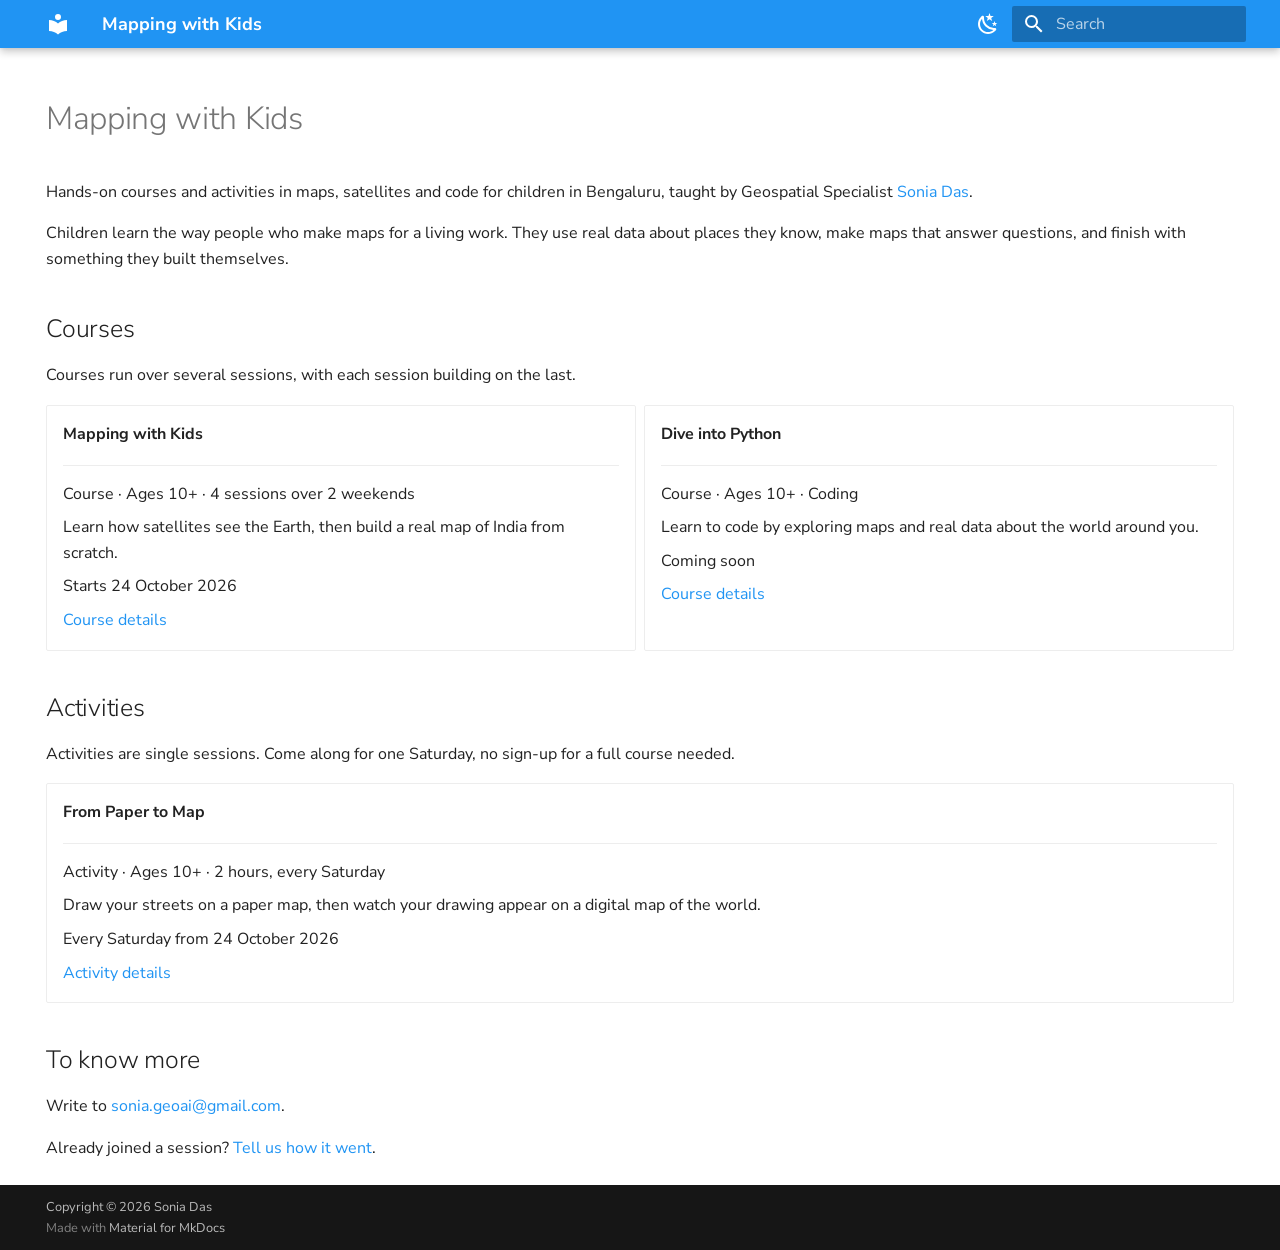
<file: index.html>
<!doctype html>
<html lang="en" class="no-js">
  <head>
    
      <meta charset="utf-8">
      <meta name="viewport" content="width=device-width,initial-scale=1">
      
        <meta name="description" content="Hands-on map making and coding courses and activities for children in Bengaluru, taught by a Geospatial Specialist.">
      
      
        <meta name="author" content="Sonia Das">
      
      
        <link rel="canonical" href="https://soniadas123.github.io/mapping-with-kids/">
      
      
      
        <link rel="next" href="courses/mapping-with-kids/">
      
      
        
      
      
      <link rel="icon" href="assets/images/favicon.png">
      <meta name="generator" content="mkdocs-1.6.1, mkdocs-material-9.7.7">
    
    
      
        <title>Mapping with Kids</title>
      
    
    
      <link rel="stylesheet" href="assets/stylesheets/main.ec1eaa64.min.css">
      
        
        <link rel="stylesheet" href="assets/stylesheets/palette.ab4e12ef.min.css">
      
      


    
    
      
    
    
      
        
        
        <link rel="preconnect" href="https://fonts.gstatic.com" crossorigin>
        <link rel="stylesheet" href="https://fonts.googleapis.com/css?family=Nunito+Sans:300,300i,400,400i,700,700i%7CRoboto+Mono:400,400i,700,700i&display=fallback">
        <style>:root{--md-text-font:"Nunito Sans";--md-code-font:"Roboto Mono"}</style>
      
    
    
      <link rel="stylesheet" href="stylesheets/extra.css">
    
    <script>__md_scope=new URL(".",location),__md_hash=e=>[...e].reduce(((e,_)=>(e<<5)-e+_.charCodeAt(0)),0),__md_get=(e,_=localStorage,t=__md_scope)=>JSON.parse(_.getItem(t.pathname+"."+e)),__md_set=(e,_,t=localStorage,a=__md_scope)=>{try{t.setItem(a.pathname+"."+e,JSON.stringify(_))}catch(e){}}</script>
    
      

    
    
  </head>
  
  
    
    
      
    
    
    
    
    <body dir="ltr" data-md-color-scheme="default" data-md-color-primary="blue" data-md-color-accent="amber">
  
    
    <input class="md-toggle" data-md-toggle="drawer" type="checkbox" id="__drawer" autocomplete="off">
    <input class="md-toggle" data-md-toggle="search" type="checkbox" id="__search" autocomplete="off">
    <label class="md-overlay" for="__drawer"></label>
    <div data-md-component="skip">
      
        
        <a href="#mapping-with-kids" class="md-skip">
          Skip to content
        </a>
      
    </div>
    <div data-md-component="announce">
      
    </div>
    
    
      

  

<header class="md-header md-header--shadow" data-md-component="header">
  <nav class="md-header__inner md-grid" aria-label="Header">
    <a href="." title="Mapping with Kids" class="md-header__button md-logo" aria-label="Mapping with Kids" data-md-component="logo">
      
  
  <svg xmlns="http://www.w3.org/2000/svg" viewBox="0 0 24 24"><path d="M12 8a3 3 0 0 0 3-3 3 3 0 0 0-3-3 3 3 0 0 0-3 3 3 3 0 0 0 3 3m0 3.54C9.64 9.35 6.5 8 3 8v11c3.5 0 6.64 1.35 9 3.54 2.36-2.19 5.5-3.54 9-3.54V8c-3.5 0-6.64 1.35-9 3.54"/></svg>

    </a>
    <label class="md-header__button md-icon" for="__drawer">
      
      <svg xmlns="http://www.w3.org/2000/svg" viewBox="0 0 24 24"><path d="M3 6h18v2H3zm0 5h18v2H3zm0 5h18v2H3z"/></svg>
    </label>
    <div class="md-header__title" data-md-component="header-title">
      <div class="md-header__ellipsis">
        <div class="md-header__topic">
          <span class="md-ellipsis">
            Mapping with Kids
          </span>
        </div>
        <div class="md-header__topic" data-md-component="header-topic">
          <span class="md-ellipsis">
            
              Home
            
          </span>
        </div>
      </div>
    </div>
    
      
        <form class="md-header__option" data-md-component="palette">
  
    
    
    
    <input class="md-option" data-md-color-media="(prefers-color-scheme: light)" data-md-color-scheme="default" data-md-color-primary="blue" data-md-color-accent="amber"  aria-label="Switch to dark mode"  type="radio" name="__palette" id="__palette_0">
    
      <label class="md-header__button md-icon" title="Switch to dark mode" for="__palette_1" hidden>
        <svg xmlns="http://www.w3.org/2000/svg" viewBox="0 0 24 24"><path d="m17.75 4.09-2.53 1.94.91 3.06-2.63-1.81-2.63 1.81.91-3.06-2.53-1.94L12.44 4l1.06-3 1.06 3zm3.5 6.91-1.64 1.25.59 1.98-1.7-1.17-1.7 1.17.59-1.98L15.75 11l2.06-.05L18.5 9l.69 1.95zm-2.28 4.95c.83-.08 1.72 1.1 1.19 1.85-.32.45-.66.87-1.08 1.27C15.17 23 8.84 23 4.94 19.07c-3.91-3.9-3.91-10.24 0-14.14.4-.4.82-.76 1.27-1.08.75-.53 1.93.36 1.85 1.19-.27 2.86.69 5.83 2.89 8.02a9.96 9.96 0 0 0 8.02 2.89m-1.64 2.02a12.08 12.08 0 0 1-7.8-3.47c-2.17-2.19-3.33-5-3.49-7.82-2.81 3.14-2.7 7.96.31 10.98 3.02 3.01 7.84 3.12 10.98.31"/></svg>
      </label>
    
  
    
    
    
    <input class="md-option" data-md-color-media="(prefers-color-scheme: dark)" data-md-color-scheme="slate" data-md-color-primary="blue" data-md-color-accent="amber"  aria-label="Switch to light mode"  type="radio" name="__palette" id="__palette_1">
    
      <label class="md-header__button md-icon" title="Switch to light mode" for="__palette_0" hidden>
        <svg xmlns="http://www.w3.org/2000/svg" viewBox="0 0 24 24"><path d="M12 7a5 5 0 0 1 5 5 5 5 0 0 1-5 5 5 5 0 0 1-5-5 5 5 0 0 1 5-5m0 2a3 3 0 0 0-3 3 3 3 0 0 0 3 3 3 3 0 0 0 3-3 3 3 0 0 0-3-3m0-7 2.39 3.42C13.65 5.15 12.84 5 12 5s-1.65.15-2.39.42zM3.34 7l4.16-.35A7.2 7.2 0 0 0 5.94 8.5c-.44.74-.69 1.5-.83 2.29zm.02 10 1.76-3.77a7.131 7.131 0 0 0 2.38 4.14zM20.65 7l-1.77 3.79a7.02 7.02 0 0 0-2.38-4.15zm-.01 10-4.14.36c.59-.51 1.12-1.14 1.54-1.86.42-.73.69-1.5.83-2.29zM12 22l-2.41-3.44c.74.27 1.55.44 2.41.44.82 0 1.63-.17 2.37-.44z"/></svg>
      </label>
    
  
</form>
      
    
    
      <script>var palette=__md_get("__palette");if(palette&&palette.color){if("(prefers-color-scheme)"===palette.color.media){var media=matchMedia("(prefers-color-scheme: light)"),input=document.querySelector(media.matches?"[data-md-color-media='(prefers-color-scheme: light)']":"[data-md-color-media='(prefers-color-scheme: dark)']");palette.color.media=input.getAttribute("data-md-color-media"),palette.color.scheme=input.getAttribute("data-md-color-scheme"),palette.color.primary=input.getAttribute("data-md-color-primary"),palette.color.accent=input.getAttribute("data-md-color-accent")}for(var[key,value]of Object.entries(palette.color))document.body.setAttribute("data-md-color-"+key,value)}</script>
    
    
    
      
      
        <label class="md-header__button md-icon" for="__search">
          
          <svg xmlns="http://www.w3.org/2000/svg" viewBox="0 0 24 24"><path d="M9.5 3A6.5 6.5 0 0 1 16 9.5c0 1.61-.59 3.09-1.56 4.23l.27.27h.79l5 5-1.5 1.5-5-5v-.79l-.27-.27A6.52 6.52 0 0 1 9.5 16 6.5 6.5 0 0 1 3 9.5 6.5 6.5 0 0 1 9.5 3m0 2C7 5 5 7 5 9.5S7 14 9.5 14 14 12 14 9.5 12 5 9.5 5"/></svg>
        </label>
        <div class="md-search" data-md-component="search" role="dialog">
  <label class="md-search__overlay" for="__search"></label>
  <div class="md-search__inner" role="search">
    <form class="md-search__form" name="search">
      <input type="text" class="md-search__input" name="query" aria-label="Search" placeholder="Search" autocapitalize="off" autocorrect="off" autocomplete="off" spellcheck="false" data-md-component="search-query" required>
      <label class="md-search__icon md-icon" for="__search">
        
        <svg xmlns="http://www.w3.org/2000/svg" viewBox="0 0 24 24"><path d="M9.5 3A6.5 6.5 0 0 1 16 9.5c0 1.61-.59 3.09-1.56 4.23l.27.27h.79l5 5-1.5 1.5-5-5v-.79l-.27-.27A6.52 6.52 0 0 1 9.5 16 6.5 6.5 0 0 1 3 9.5 6.5 6.5 0 0 1 9.5 3m0 2C7 5 5 7 5 9.5S7 14 9.5 14 14 12 14 9.5 12 5 9.5 5"/></svg>
        
        <svg xmlns="http://www.w3.org/2000/svg" viewBox="0 0 24 24"><path d="M20 11v2H8l5.5 5.5-1.42 1.42L4.16 12l7.92-7.92L13.5 5.5 8 11z"/></svg>
      </label>
      <nav class="md-search__options" aria-label="Search">
        
        <button type="reset" class="md-search__icon md-icon" title="Clear" aria-label="Clear" tabindex="-1">
          
          <svg xmlns="http://www.w3.org/2000/svg" viewBox="0 0 24 24"><path d="M19 6.41 17.59 5 12 10.59 6.41 5 5 6.41 10.59 12 5 17.59 6.41 19 12 13.41 17.59 19 19 17.59 13.41 12z"/></svg>
        </button>
      </nav>
      
    </form>
    <div class="md-search__output">
      <div class="md-search__scrollwrap" tabindex="0" data-md-scrollfix>
        <div class="md-search-result" data-md-component="search-result">
          <div class="md-search-result__meta">
            Initializing search
          </div>
          <ol class="md-search-result__list" role="presentation"></ol>
        </div>
      </div>
    </div>
  </div>
</div>
      
    
    
  </nav>
  
</header>
    
    <div class="md-container" data-md-component="container">
      
      
        
          
        
      
      <main class="md-main" data-md-component="main">
        <div class="md-main__inner md-grid">
          
            
              
                
              
              <div class="md-sidebar md-sidebar--primary" data-md-component="sidebar" data-md-type="navigation" hidden>
                <div class="md-sidebar__scrollwrap">
                  <div class="md-sidebar__inner">
                    



<nav class="md-nav md-nav--primary" aria-label="Navigation" data-md-level="0">
  <label class="md-nav__title" for="__drawer">
    <a href="." title="Mapping with Kids" class="md-nav__button md-logo" aria-label="Mapping with Kids" data-md-component="logo">
      
  
  <svg xmlns="http://www.w3.org/2000/svg" viewBox="0 0 24 24"><path d="M12 8a3 3 0 0 0 3-3 3 3 0 0 0-3-3 3 3 0 0 0-3 3 3 3 0 0 0 3 3m0 3.54C9.64 9.35 6.5 8 3 8v11c3.5 0 6.64 1.35 9 3.54 2.36-2.19 5.5-3.54 9-3.54V8c-3.5 0-6.64 1.35-9 3.54"/></svg>

    </a>
    Mapping with Kids
  </label>
  
  <ul class="md-nav__list" data-md-scrollfix>
    
      
      
  
  
    
  
  
  
    <li class="md-nav__item md-nav__item--active">
      
      <input class="md-nav__toggle md-toggle" type="checkbox" id="__toc">
      
      
        
      
      
        <label class="md-nav__link md-nav__link--active" for="__toc">
          
  
  
  <span class="md-ellipsis">
    
  
    Home
  

    
  </span>
  
  

          <span class="md-nav__icon md-icon"></span>
        </label>
      
      <a href="." class="md-nav__link md-nav__link--active">
        
  
  
  <span class="md-ellipsis">
    
  
    Home
  

    
  </span>
  
  

      </a>
      
        

<nav class="md-nav md-nav--secondary" aria-label="Table of contents">
  
  
  
    
  
  
    <label class="md-nav__title" for="__toc">
      <span class="md-nav__icon md-icon"></span>
      Table of contents
    </label>
    <ul class="md-nav__list" data-md-component="toc" data-md-scrollfix>
      
        <li class="md-nav__item">
  <a href="#courses" class="md-nav__link">
    <span class="md-ellipsis">
      
        Courses
      
    </span>
  </a>
  
</li>
      
        <li class="md-nav__item">
  <a href="#activities" class="md-nav__link">
    <span class="md-ellipsis">
      
        Activities
      
    </span>
  </a>
  
</li>
      
        <li class="md-nav__item">
  <a href="#to-know-more" class="md-nav__link">
    <span class="md-ellipsis">
      
        To know more
      
    </span>
  </a>
  
</li>
      
    </ul>
  
</nav>
      
    </li>
  

    
      
      
  
  
  
  
    
    
    
    
      
        
        
      
    
    
    <li class="md-nav__item md-nav__item--section md-nav__item--nested">
      
        
        
        <input class="md-nav__toggle md-toggle " type="checkbox" id="__nav_2" >
        
          
          <label class="md-nav__link" for="__nav_2" id="__nav_2_label" tabindex="">
            
  
  
  <span class="md-ellipsis">
    
  
    Courses
  

    
  </span>
  
  

            <span class="md-nav__icon md-icon"></span>
          </label>
        
        <nav class="md-nav" data-md-level="1" aria-labelledby="__nav_2_label" aria-expanded="false">
          <label class="md-nav__title" for="__nav_2">
            <span class="md-nav__icon md-icon"></span>
            
  
    Courses
  

          </label>
          <ul class="md-nav__list" data-md-scrollfix>
            
              
                
  
  
  
  
    <li class="md-nav__item">
      <a href="courses/mapping-with-kids/" class="md-nav__link">
        
  
  
  <span class="md-ellipsis">
    
  
    Mapping with Kids
  

    
  </span>
  
  

      </a>
    </li>
  

              
            
              
                
  
  
  
  
    <li class="md-nav__item">
      <a href="courses/dive-into-python/" class="md-nav__link">
        
  
  
  <span class="md-ellipsis">
    
  
    Dive into Python
  

    
  </span>
  
  

      </a>
    </li>
  

              
            
          </ul>
        </nav>
      
    </li>
  

    
      
      
  
  
  
  
    
    
    
    
      
        
        
      
    
    
    <li class="md-nav__item md-nav__item--section md-nav__item--nested">
      
        
        
        <input class="md-nav__toggle md-toggle " type="checkbox" id="__nav_3" >
        
          
          <label class="md-nav__link" for="__nav_3" id="__nav_3_label" tabindex="">
            
  
  
  <span class="md-ellipsis">
    
  
    Activities
  

    
  </span>
  
  

            <span class="md-nav__icon md-icon"></span>
          </label>
        
        <nav class="md-nav" data-md-level="1" aria-labelledby="__nav_3_label" aria-expanded="false">
          <label class="md-nav__title" for="__nav_3">
            <span class="md-nav__icon md-icon"></span>
            
  
    Activities
  

          </label>
          <ul class="md-nav__list" data-md-scrollfix>
            
              
                
  
  
  
  
    <li class="md-nav__item">
      <a href="activities/from-paper-to-map/" class="md-nav__link">
        
  
  
  <span class="md-ellipsis">
    
  
    From Paper to Map
  

    
  </span>
  
  

      </a>
    </li>
  

              
            
          </ul>
        </nav>
      
    </li>
  

    
      
      
  
  
  
  
    <li class="md-nav__item">
      <a href="feedback/" class="md-nav__link">
        
  
  
  <span class="md-ellipsis">
    
  
    Feedback
  

    
  </span>
  
  

      </a>
    </li>
  

    
  </ul>
</nav>
                  </div>
                </div>
              </div>
            
            
              
                
              
              <div class="md-sidebar md-sidebar--secondary" data-md-component="sidebar" data-md-type="toc" hidden>
                <div class="md-sidebar__scrollwrap">
                  <div class="md-sidebar__inner">
                    

<nav class="md-nav md-nav--secondary" aria-label="Table of contents">
  
  
  
    
  
  
    <label class="md-nav__title" for="__toc">
      <span class="md-nav__icon md-icon"></span>
      Table of contents
    </label>
    <ul class="md-nav__list" data-md-component="toc" data-md-scrollfix>
      
        <li class="md-nav__item">
  <a href="#courses" class="md-nav__link">
    <span class="md-ellipsis">
      
        Courses
      
    </span>
  </a>
  
</li>
      
        <li class="md-nav__item">
  <a href="#activities" class="md-nav__link">
    <span class="md-ellipsis">
      
        Activities
      
    </span>
  </a>
  
</li>
      
        <li class="md-nav__item">
  <a href="#to-know-more" class="md-nav__link">
    <span class="md-ellipsis">
      
        To know more
      
    </span>
  </a>
  
</li>
      
    </ul>
  
</nav>
                  </div>
                </div>
              </div>
            
          
          
            <div class="md-content" data-md-component="content">
              
              <article class="md-content__inner md-typeset">
                
                  
  




<h1 id="mapping-with-kids">Mapping with Kids<a class="headerlink" href="#mapping-with-kids" title="Permanent link">&para;</a></h1>
<p>Hands-on courses and activities in maps, satellites and code for children in
Bengaluru, taught by Geospatial Specialist
<a href="https://soniadas123.github.io/soniadas/">Sonia Das</a>.</p>
<p>Children learn the way people who make maps for a living work. They use real
data about places they know, make maps that answer questions, and finish with
something they built themselves.</p>
<h2 id="courses">Courses<a class="headerlink" href="#courses" title="Permanent link">&para;</a></h2>
<p>Courses run over several sessions, with each session building on the last.</p>
<div class="grid cards">
<ul>
<li>
<p><strong>Mapping with Kids</strong></p>
<hr />
<p>Course &middot; Ages 10+ &middot; 4 sessions over 2 weekends</p>
<p>Learn how satellites see the Earth, then build a real map of India from
scratch.</p>
<p>Starts 24 October 2026</p>
<p><a href="courses/mapping-with-kids/">Course details</a></p>
</li>
<li>
<p><strong>Dive into Python</strong></p>
<hr />
<p>Course &middot; Ages 10+ &middot; Coding</p>
<p>Learn to code by exploring maps and real data about the world around you.</p>
<p>Coming soon</p>
<p><a href="courses/dive-into-python/">Course details</a></p>
</li>
</ul>
</div>
<h2 id="activities">Activities<a class="headerlink" href="#activities" title="Permanent link">&para;</a></h2>
<p>Activities are single sessions. Come along for one Saturday, no sign-up for a
full course needed.</p>
<div class="grid cards">
<ul>
<li>
<p><strong>From Paper to Map</strong></p>
<hr />
<p>Activity &middot; Ages 10+ &middot; 2 hours, every Saturday</p>
<p>Draw your streets on a paper map, then watch your drawing appear on a
digital map of the world.</p>
<p>Every Saturday from 24 October 2026</p>
<p><a href="activities/from-paper-to-map/">Activity details</a></p>
</li>
</ul>
</div>
<h2 id="to-know-more">To know more<a class="headerlink" href="#to-know-more" title="Permanent link">&para;</a></h2>
<p>Write to <a href="mailto:sonia.geoai@gmail.com">sonia.geoai@gmail.com</a>.</p>
<p>Already joined a session? <a href="feedback/">Tell us how it went</a>.</p>







  
  




  



                
              </article>
            </div>
          
          
<script>var target=document.getElementById(location.hash.slice(1));target&&target.name&&(target.checked=target.name.startsWith("__tabbed_"))</script>
        </div>
        
          <button type="button" class="md-top md-icon" data-md-component="top" hidden>
  
  <svg xmlns="http://www.w3.org/2000/svg" viewBox="0 0 24 24"><path d="M13 20h-2V8l-5.5 5.5-1.42-1.42L12 4.16l7.92 7.92-1.42 1.42L13 8z"/></svg>
  Back to top
</button>
        
      </main>
      
        <footer class="md-footer">
  
  <div class="md-footer-meta md-typeset">
    <div class="md-footer-meta__inner md-grid">
      <div class="md-copyright">
  
    <div class="md-copyright__highlight">
      Copyright &copy; 2026 Sonia Das
    </div>
  
  
    Made with
    <a href="https://squidfunk.github.io/mkdocs-material/" target="_blank" rel="noopener">
      Material for MkDocs
    </a>
  
</div>
      
    </div>
  </div>
</footer>
      
    </div>
    <div class="md-dialog" data-md-component="dialog">
      <div class="md-dialog__inner md-typeset"></div>
    </div>
    
    
    
      
      
      <script id="__config" type="application/json">{"annotate": null, "base": ".", "features": ["navigation.sections", "navigation.top", "toc.follow"], "search": "assets/javascripts/workers/search.2c215733.min.js", "tags": null, "translations": {"clipboard.copied": "Copied to clipboard", "clipboard.copy": "Copy to clipboard", "search.result.more.one": "1 more on this page", "search.result.more.other": "# more on this page", "search.result.none": "No matching documents", "search.result.one": "1 matching document", "search.result.other": "# matching documents", "search.result.placeholder": "Type to start searching", "search.result.term.missing": "Missing", "select.version": "Select version"}, "version": null}</script>
    
    
      <script src="assets/javascripts/bundle.d7400e89.min.js"></script>
      
    
  </body>
</html>
</file>
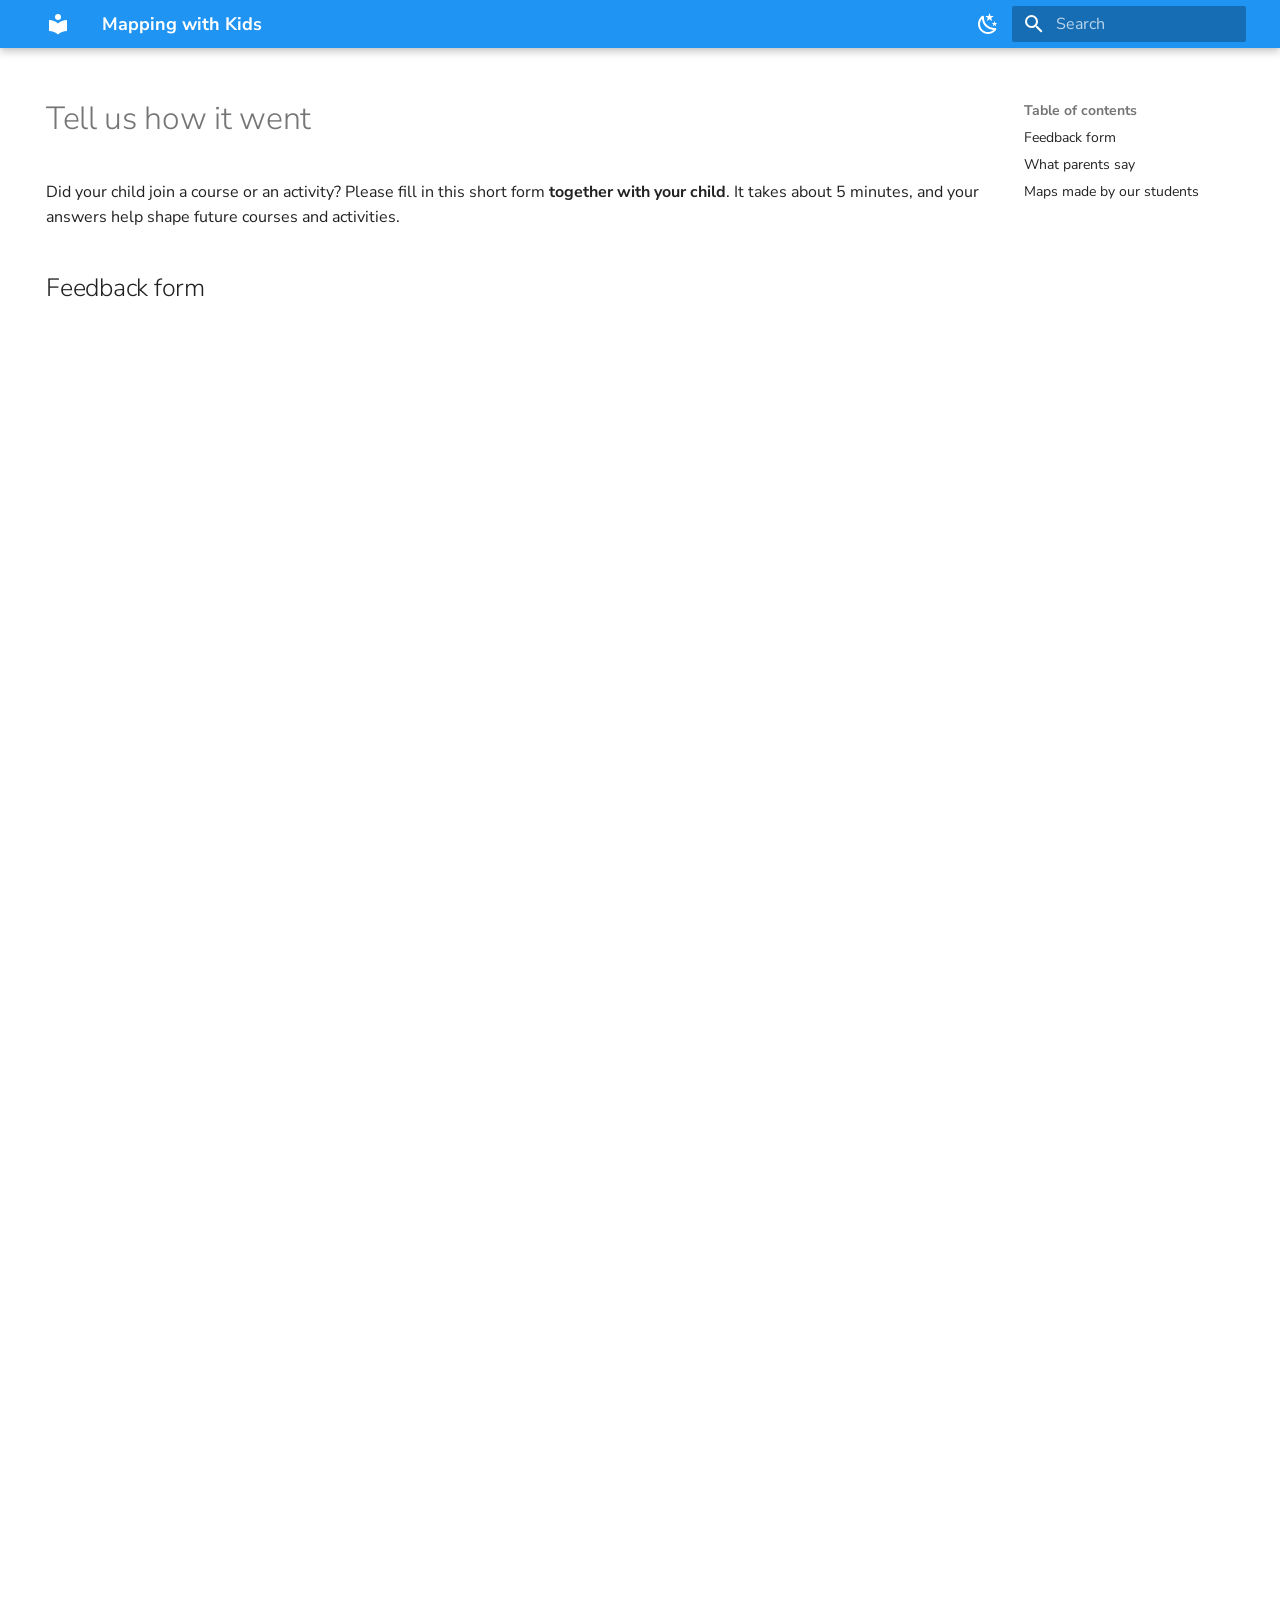
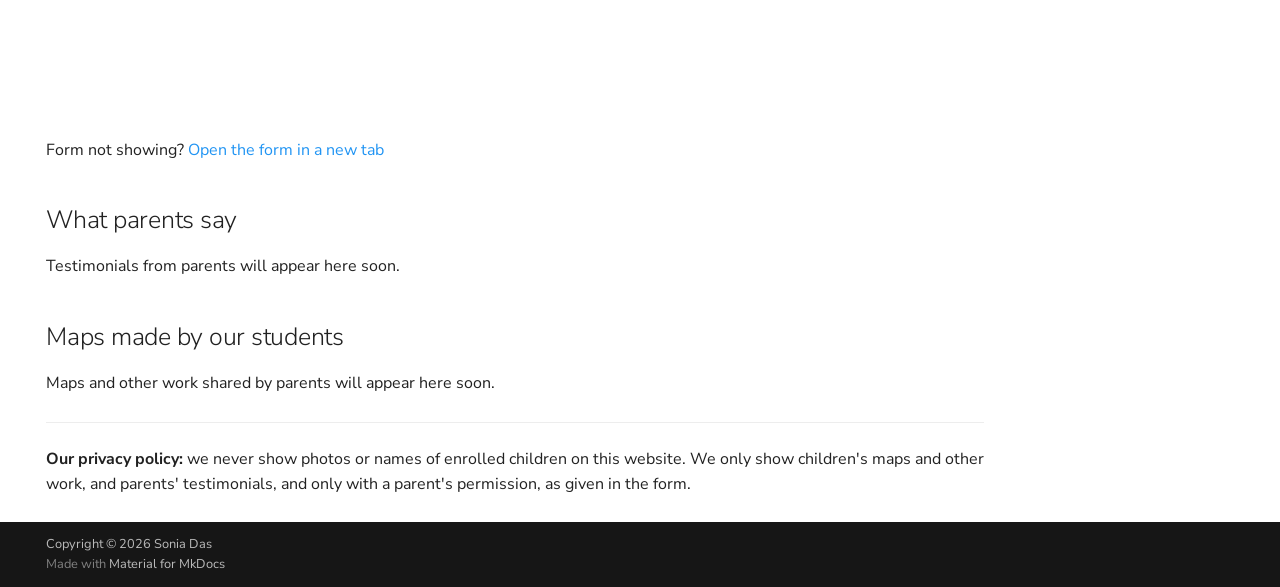
<file: feedback/index.html>
<!doctype html>
<html lang="en" class="no-js">
  <head>
    
      <meta charset="utf-8">
      <meta name="viewport" content="width=device-width,initial-scale=1">
      
        <meta name="description" content="Hands-on map making and coding courses and activities for children in Bengaluru, taught by a Geospatial Specialist.">
      
      
        <meta name="author" content="Sonia Das">
      
      
        <link rel="canonical" href="https://soniadas123.github.io/mapping-with-kids/feedback/">
      
      
        <link rel="prev" href="../activities/from-paper-to-map/">
      
      
      
        
      
      
      <link rel="icon" href="../assets/images/favicon.png">
      <meta name="generator" content="mkdocs-1.6.1, mkdocs-material-9.7.7">
    
    
      
        <title>Feedback - Mapping with Kids</title>
      
    
    
      <link rel="stylesheet" href="../assets/stylesheets/main.ec1eaa64.min.css">
      
        
        <link rel="stylesheet" href="../assets/stylesheets/palette.ab4e12ef.min.css">
      
      


    
    
      
    
    
      
        
        
        <link rel="preconnect" href="https://fonts.gstatic.com" crossorigin>
        <link rel="stylesheet" href="https://fonts.googleapis.com/css?family=Nunito+Sans:300,300i,400,400i,700,700i%7CRoboto+Mono:400,400i,700,700i&display=fallback">
        <style>:root{--md-text-font:"Nunito Sans";--md-code-font:"Roboto Mono"}</style>
      
    
    
      <link rel="stylesheet" href="../stylesheets/extra.css">
    
    <script>__md_scope=new URL("..",location),__md_hash=e=>[...e].reduce(((e,_)=>(e<<5)-e+_.charCodeAt(0)),0),__md_get=(e,_=localStorage,t=__md_scope)=>JSON.parse(_.getItem(t.pathname+"."+e)),__md_set=(e,_,t=localStorage,a=__md_scope)=>{try{t.setItem(a.pathname+"."+e,JSON.stringify(_))}catch(e){}}</script>
    
      

    
    
  </head>
  
  
    
    
      
    
    
    
    
    <body dir="ltr" data-md-color-scheme="default" data-md-color-primary="blue" data-md-color-accent="amber">
  
    
    <input class="md-toggle" data-md-toggle="drawer" type="checkbox" id="__drawer" autocomplete="off">
    <input class="md-toggle" data-md-toggle="search" type="checkbox" id="__search" autocomplete="off">
    <label class="md-overlay" for="__drawer"></label>
    <div data-md-component="skip">
      
        
        <a href="#tell-us-how-it-went" class="md-skip">
          Skip to content
        </a>
      
    </div>
    <div data-md-component="announce">
      
    </div>
    
    
      

  

<header class="md-header md-header--shadow" data-md-component="header">
  <nav class="md-header__inner md-grid" aria-label="Header">
    <a href=".." title="Mapping with Kids" class="md-header__button md-logo" aria-label="Mapping with Kids" data-md-component="logo">
      
  
  <svg xmlns="http://www.w3.org/2000/svg" viewBox="0 0 24 24"><path d="M12 8a3 3 0 0 0 3-3 3 3 0 0 0-3-3 3 3 0 0 0-3 3 3 3 0 0 0 3 3m0 3.54C9.64 9.35 6.5 8 3 8v11c3.5 0 6.64 1.35 9 3.54 2.36-2.19 5.5-3.54 9-3.54V8c-3.5 0-6.64 1.35-9 3.54"/></svg>

    </a>
    <label class="md-header__button md-icon" for="__drawer">
      
      <svg xmlns="http://www.w3.org/2000/svg" viewBox="0 0 24 24"><path d="M3 6h18v2H3zm0 5h18v2H3zm0 5h18v2H3z"/></svg>
    </label>
    <div class="md-header__title" data-md-component="header-title">
      <div class="md-header__ellipsis">
        <div class="md-header__topic">
          <span class="md-ellipsis">
            Mapping with Kids
          </span>
        </div>
        <div class="md-header__topic" data-md-component="header-topic">
          <span class="md-ellipsis">
            
              Feedback
            
          </span>
        </div>
      </div>
    </div>
    
      
        <form class="md-header__option" data-md-component="palette">
  
    
    
    
    <input class="md-option" data-md-color-media="(prefers-color-scheme: light)" data-md-color-scheme="default" data-md-color-primary="blue" data-md-color-accent="amber"  aria-label="Switch to dark mode"  type="radio" name="__palette" id="__palette_0">
    
      <label class="md-header__button md-icon" title="Switch to dark mode" for="__palette_1" hidden>
        <svg xmlns="http://www.w3.org/2000/svg" viewBox="0 0 24 24"><path d="m17.75 4.09-2.53 1.94.91 3.06-2.63-1.81-2.63 1.81.91-3.06-2.53-1.94L12.44 4l1.06-3 1.06 3zm3.5 6.91-1.64 1.25.59 1.98-1.7-1.17-1.7 1.17.59-1.98L15.75 11l2.06-.05L18.5 9l.69 1.95zm-2.28 4.95c.83-.08 1.72 1.1 1.19 1.85-.32.45-.66.87-1.08 1.27C15.17 23 8.84 23 4.94 19.07c-3.91-3.9-3.91-10.24 0-14.14.4-.4.82-.76 1.27-1.08.75-.53 1.93.36 1.85 1.19-.27 2.86.69 5.83 2.89 8.02a9.96 9.96 0 0 0 8.02 2.89m-1.64 2.02a12.08 12.08 0 0 1-7.8-3.47c-2.17-2.19-3.33-5-3.49-7.82-2.81 3.14-2.7 7.96.31 10.98 3.02 3.01 7.84 3.12 10.98.31"/></svg>
      </label>
    
  
    
    
    
    <input class="md-option" data-md-color-media="(prefers-color-scheme: dark)" data-md-color-scheme="slate" data-md-color-primary="blue" data-md-color-accent="amber"  aria-label="Switch to light mode"  type="radio" name="__palette" id="__palette_1">
    
      <label class="md-header__button md-icon" title="Switch to light mode" for="__palette_0" hidden>
        <svg xmlns="http://www.w3.org/2000/svg" viewBox="0 0 24 24"><path d="M12 7a5 5 0 0 1 5 5 5 5 0 0 1-5 5 5 5 0 0 1-5-5 5 5 0 0 1 5-5m0 2a3 3 0 0 0-3 3 3 3 0 0 0 3 3 3 3 0 0 0 3-3 3 3 0 0 0-3-3m0-7 2.39 3.42C13.65 5.15 12.84 5 12 5s-1.65.15-2.39.42zM3.34 7l4.16-.35A7.2 7.2 0 0 0 5.94 8.5c-.44.74-.69 1.5-.83 2.29zm.02 10 1.76-3.77a7.131 7.131 0 0 0 2.38 4.14zM20.65 7l-1.77 3.79a7.02 7.02 0 0 0-2.38-4.15zm-.01 10-4.14.36c.59-.51 1.12-1.14 1.54-1.86.42-.73.69-1.5.83-2.29zM12 22l-2.41-3.44c.74.27 1.55.44 2.41.44.82 0 1.63-.17 2.37-.44z"/></svg>
      </label>
    
  
</form>
      
    
    
      <script>var palette=__md_get("__palette");if(palette&&palette.color){if("(prefers-color-scheme)"===palette.color.media){var media=matchMedia("(prefers-color-scheme: light)"),input=document.querySelector(media.matches?"[data-md-color-media='(prefers-color-scheme: light)']":"[data-md-color-media='(prefers-color-scheme: dark)']");palette.color.media=input.getAttribute("data-md-color-media"),palette.color.scheme=input.getAttribute("data-md-color-scheme"),palette.color.primary=input.getAttribute("data-md-color-primary"),palette.color.accent=input.getAttribute("data-md-color-accent")}for(var[key,value]of Object.entries(palette.color))document.body.setAttribute("data-md-color-"+key,value)}</script>
    
    
    
      
      
        <label class="md-header__button md-icon" for="__search">
          
          <svg xmlns="http://www.w3.org/2000/svg" viewBox="0 0 24 24"><path d="M9.5 3A6.5 6.5 0 0 1 16 9.5c0 1.61-.59 3.09-1.56 4.23l.27.27h.79l5 5-1.5 1.5-5-5v-.79l-.27-.27A6.52 6.52 0 0 1 9.5 16 6.5 6.5 0 0 1 3 9.5 6.5 6.5 0 0 1 9.5 3m0 2C7 5 5 7 5 9.5S7 14 9.5 14 14 12 14 9.5 12 5 9.5 5"/></svg>
        </label>
        <div class="md-search" data-md-component="search" role="dialog">
  <label class="md-search__overlay" for="__search"></label>
  <div class="md-search__inner" role="search">
    <form class="md-search__form" name="search">
      <input type="text" class="md-search__input" name="query" aria-label="Search" placeholder="Search" autocapitalize="off" autocorrect="off" autocomplete="off" spellcheck="false" data-md-component="search-query" required>
      <label class="md-search__icon md-icon" for="__search">
        
        <svg xmlns="http://www.w3.org/2000/svg" viewBox="0 0 24 24"><path d="M9.5 3A6.5 6.5 0 0 1 16 9.5c0 1.61-.59 3.09-1.56 4.23l.27.27h.79l5 5-1.5 1.5-5-5v-.79l-.27-.27A6.52 6.52 0 0 1 9.5 16 6.5 6.5 0 0 1 3 9.5 6.5 6.5 0 0 1 9.5 3m0 2C7 5 5 7 5 9.5S7 14 9.5 14 14 12 14 9.5 12 5 9.5 5"/></svg>
        
        <svg xmlns="http://www.w3.org/2000/svg" viewBox="0 0 24 24"><path d="M20 11v2H8l5.5 5.5-1.42 1.42L4.16 12l7.92-7.92L13.5 5.5 8 11z"/></svg>
      </label>
      <nav class="md-search__options" aria-label="Search">
        
        <button type="reset" class="md-search__icon md-icon" title="Clear" aria-label="Clear" tabindex="-1">
          
          <svg xmlns="http://www.w3.org/2000/svg" viewBox="0 0 24 24"><path d="M19 6.41 17.59 5 12 10.59 6.41 5 5 6.41 10.59 12 5 17.59 6.41 19 12 13.41 17.59 19 19 17.59 13.41 12z"/></svg>
        </button>
      </nav>
      
    </form>
    <div class="md-search__output">
      <div class="md-search__scrollwrap" tabindex="0" data-md-scrollfix>
        <div class="md-search-result" data-md-component="search-result">
          <div class="md-search-result__meta">
            Initializing search
          </div>
          <ol class="md-search-result__list" role="presentation"></ol>
        </div>
      </div>
    </div>
  </div>
</div>
      
    
    
  </nav>
  
</header>
    
    <div class="md-container" data-md-component="container">
      
      
        
          
        
      
      <main class="md-main" data-md-component="main">
        <div class="md-main__inner md-grid">
          
            
              
                
              
              <div class="md-sidebar md-sidebar--primary" data-md-component="sidebar" data-md-type="navigation" hidden>
                <div class="md-sidebar__scrollwrap">
                  <div class="md-sidebar__inner">
                    



<nav class="md-nav md-nav--primary" aria-label="Navigation" data-md-level="0">
  <label class="md-nav__title" for="__drawer">
    <a href=".." title="Mapping with Kids" class="md-nav__button md-logo" aria-label="Mapping with Kids" data-md-component="logo">
      
  
  <svg xmlns="http://www.w3.org/2000/svg" viewBox="0 0 24 24"><path d="M12 8a3 3 0 0 0 3-3 3 3 0 0 0-3-3 3 3 0 0 0-3 3 3 3 0 0 0 3 3m0 3.54C9.64 9.35 6.5 8 3 8v11c3.5 0 6.64 1.35 9 3.54 2.36-2.19 5.5-3.54 9-3.54V8c-3.5 0-6.64 1.35-9 3.54"/></svg>

    </a>
    Mapping with Kids
  </label>
  
  <ul class="md-nav__list" data-md-scrollfix>
    
      
      
  
  
  
  
    <li class="md-nav__item">
      <a href=".." class="md-nav__link">
        
  
  
  <span class="md-ellipsis">
    
  
    Home
  

    
  </span>
  
  

      </a>
    </li>
  

    
      
      
  
  
  
  
    
    
    
    
      
        
        
      
    
    
    <li class="md-nav__item md-nav__item--section md-nav__item--nested">
      
        
        
        <input class="md-nav__toggle md-toggle " type="checkbox" id="__nav_2" >
        
          
          <label class="md-nav__link" for="__nav_2" id="__nav_2_label" tabindex="">
            
  
  
  <span class="md-ellipsis">
    
  
    Courses
  

    
  </span>
  
  

            <span class="md-nav__icon md-icon"></span>
          </label>
        
        <nav class="md-nav" data-md-level="1" aria-labelledby="__nav_2_label" aria-expanded="false">
          <label class="md-nav__title" for="__nav_2">
            <span class="md-nav__icon md-icon"></span>
            
  
    Courses
  

          </label>
          <ul class="md-nav__list" data-md-scrollfix>
            
              
                
  
  
  
  
    <li class="md-nav__item">
      <a href="../courses/mapping-with-kids/" class="md-nav__link">
        
  
  
  <span class="md-ellipsis">
    
  
    Mapping with Kids
  

    
  </span>
  
  

      </a>
    </li>
  

              
            
              
                
  
  
  
  
    <li class="md-nav__item">
      <a href="../courses/dive-into-python/" class="md-nav__link">
        
  
  
  <span class="md-ellipsis">
    
  
    Dive into Python
  

    
  </span>
  
  

      </a>
    </li>
  

              
            
          </ul>
        </nav>
      
    </li>
  

    
      
      
  
  
  
  
    
    
    
    
      
        
        
      
    
    
    <li class="md-nav__item md-nav__item--section md-nav__item--nested">
      
        
        
        <input class="md-nav__toggle md-toggle " type="checkbox" id="__nav_3" >
        
          
          <label class="md-nav__link" for="__nav_3" id="__nav_3_label" tabindex="">
            
  
  
  <span class="md-ellipsis">
    
  
    Activities
  

    
  </span>
  
  

            <span class="md-nav__icon md-icon"></span>
          </label>
        
        <nav class="md-nav" data-md-level="1" aria-labelledby="__nav_3_label" aria-expanded="false">
          <label class="md-nav__title" for="__nav_3">
            <span class="md-nav__icon md-icon"></span>
            
  
    Activities
  

          </label>
          <ul class="md-nav__list" data-md-scrollfix>
            
              
                
  
  
  
  
    <li class="md-nav__item">
      <a href="../activities/from-paper-to-map/" class="md-nav__link">
        
  
  
  <span class="md-ellipsis">
    
  
    From Paper to Map
  

    
  </span>
  
  

      </a>
    </li>
  

              
            
          </ul>
        </nav>
      
    </li>
  

    
      
      
  
  
    
  
  
  
    <li class="md-nav__item md-nav__item--active">
      
      <input class="md-nav__toggle md-toggle" type="checkbox" id="__toc">
      
      
        
      
      
        <label class="md-nav__link md-nav__link--active" for="__toc">
          
  
  
  <span class="md-ellipsis">
    
  
    Feedback
  

    
  </span>
  
  

          <span class="md-nav__icon md-icon"></span>
        </label>
      
      <a href="./" class="md-nav__link md-nav__link--active">
        
  
  
  <span class="md-ellipsis">
    
  
    Feedback
  

    
  </span>
  
  

      </a>
      
        

<nav class="md-nav md-nav--secondary" aria-label="Table of contents">
  
  
  
    
  
  
    <label class="md-nav__title" for="__toc">
      <span class="md-nav__icon md-icon"></span>
      Table of contents
    </label>
    <ul class="md-nav__list" data-md-component="toc" data-md-scrollfix>
      
        <li class="md-nav__item">
  <a href="#feedback-form" class="md-nav__link">
    <span class="md-ellipsis">
      
        Feedback form
      
    </span>
  </a>
  
</li>
      
        <li class="md-nav__item">
  <a href="#what-parents-say" class="md-nav__link">
    <span class="md-ellipsis">
      
        What parents say
      
    </span>
  </a>
  
</li>
      
        <li class="md-nav__item">
  <a href="#maps-made-by-our-students" class="md-nav__link">
    <span class="md-ellipsis">
      
        Maps made by our students
      
    </span>
  </a>
  
</li>
      
    </ul>
  
</nav>
      
    </li>
  

    
  </ul>
</nav>
                  </div>
                </div>
              </div>
            
            
              
                
              
              <div class="md-sidebar md-sidebar--secondary" data-md-component="sidebar" data-md-type="toc" >
                <div class="md-sidebar__scrollwrap">
                  <div class="md-sidebar__inner">
                    

<nav class="md-nav md-nav--secondary" aria-label="Table of contents">
  
  
  
    
  
  
    <label class="md-nav__title" for="__toc">
      <span class="md-nav__icon md-icon"></span>
      Table of contents
    </label>
    <ul class="md-nav__list" data-md-component="toc" data-md-scrollfix>
      
        <li class="md-nav__item">
  <a href="#feedback-form" class="md-nav__link">
    <span class="md-ellipsis">
      
        Feedback form
      
    </span>
  </a>
  
</li>
      
        <li class="md-nav__item">
  <a href="#what-parents-say" class="md-nav__link">
    <span class="md-ellipsis">
      
        What parents say
      
    </span>
  </a>
  
</li>
      
        <li class="md-nav__item">
  <a href="#maps-made-by-our-students" class="md-nav__link">
    <span class="md-ellipsis">
      
        Maps made by our students
      
    </span>
  </a>
  
</li>
      
    </ul>
  
</nav>
                  </div>
                </div>
              </div>
            
          
          
            <div class="md-content" data-md-component="content">
              
              <article class="md-content__inner md-typeset">
                
                  
  




<h1 id="tell-us-how-it-went">Tell us how it went<a class="headerlink" href="#tell-us-how-it-went" title="Permanent link">&para;</a></h1>
<p>Did your child join a course or an activity? Please fill in this short form
<strong>together with your child</strong>. It takes about 5 minutes, and your answers help
shape future courses and activities.</p>
<h2 id="feedback-form">Feedback form<a class="headerlink" href="#feedback-form" title="Permanent link">&para;</a></h2>
<iframe class="feedback-form"
  src="https://docs.google.com/forms/d/e/1FAIpQLSdbNGoA_BGvOPYjfePb_niKjBi_vwKF08DlprlEGuDLBl_kMA/viewform?embedded=true"
  title="Mapping with Kids feedback form"
  loading="lazy">Loading the form...</iframe>

<p>Form not showing?
<a href="https://forms.gle/NwAevjw4FSU3Dgtn6" rel="noopener" target="_blank">Open the form in a new tab</a></p>
<h2 id="what-parents-say">What parents say<a class="headerlink" href="#what-parents-say" title="Permanent link">&para;</a></h2>
<p>Testimonials from parents will appear here soon.</p>
<h2 id="maps-made-by-our-students">Maps made by our students<a class="headerlink" href="#maps-made-by-our-students" title="Permanent link">&para;</a></h2>
<p>Maps and other work shared by parents will appear here soon.</p>
<hr />
<p><strong>Our privacy policy:</strong> we never show photos or names of enrolled children on
this website. We only show children's maps and other work, and parents'
testimonials, and only with a parent's permission, as given in the form.</p>







  
  




  



                
              </article>
            </div>
          
          
<script>var target=document.getElementById(location.hash.slice(1));target&&target.name&&(target.checked=target.name.startsWith("__tabbed_"))</script>
        </div>
        
          <button type="button" class="md-top md-icon" data-md-component="top" hidden>
  
  <svg xmlns="http://www.w3.org/2000/svg" viewBox="0 0 24 24"><path d="M13 20h-2V8l-5.5 5.5-1.42-1.42L12 4.16l7.92 7.92-1.42 1.42L13 8z"/></svg>
  Back to top
</button>
        
      </main>
      
        <footer class="md-footer">
  
  <div class="md-footer-meta md-typeset">
    <div class="md-footer-meta__inner md-grid">
      <div class="md-copyright">
  
    <div class="md-copyright__highlight">
      Copyright &copy; 2026 Sonia Das
    </div>
  
  
    Made with
    <a href="https://squidfunk.github.io/mkdocs-material/" target="_blank" rel="noopener">
      Material for MkDocs
    </a>
  
</div>
      
    </div>
  </div>
</footer>
      
    </div>
    <div class="md-dialog" data-md-component="dialog">
      <div class="md-dialog__inner md-typeset"></div>
    </div>
    
    
    
      
      
      <script id="__config" type="application/json">{"annotate": null, "base": "..", "features": ["navigation.sections", "navigation.top", "toc.follow"], "search": "../assets/javascripts/workers/search.2c215733.min.js", "tags": null, "translations": {"clipboard.copied": "Copied to clipboard", "clipboard.copy": "Copy to clipboard", "search.result.more.one": "1 more on this page", "search.result.more.other": "# more on this page", "search.result.none": "No matching documents", "search.result.one": "1 matching document", "search.result.other": "# matching documents", "search.result.placeholder": "Type to start searching", "search.result.term.missing": "Missing", "select.version": "Select version"}, "version": null}</script>
    
    
      <script src="../assets/javascripts/bundle.d7400e89.min.js"></script>
      
    
  </body>
</html>
</file>
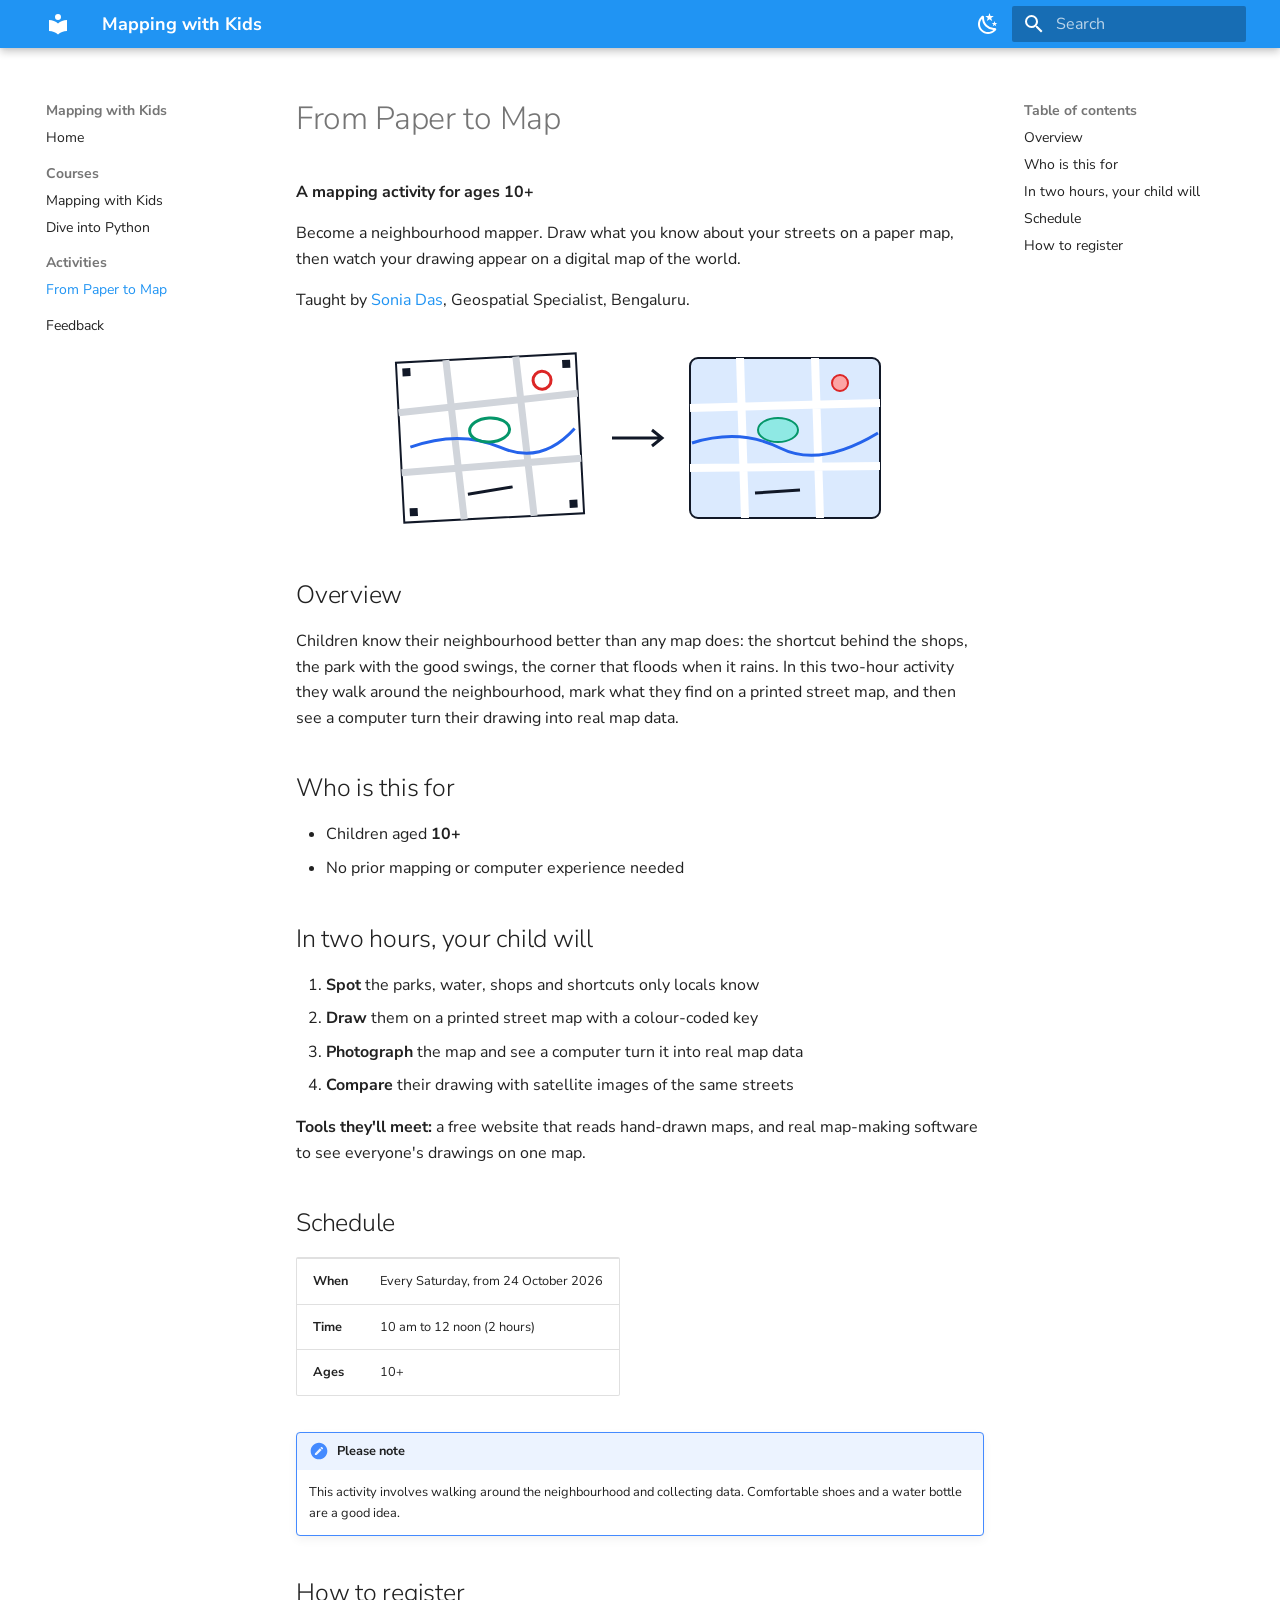
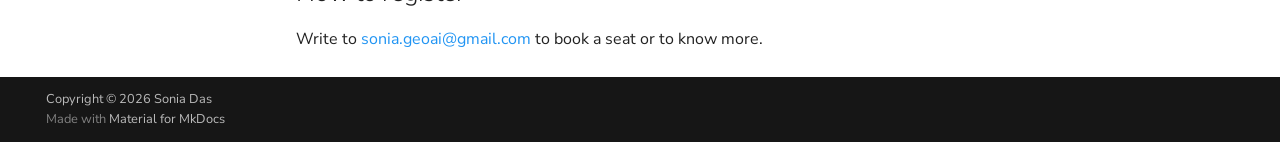
<file: activities/from-paper-to-map/index.html>
<!doctype html>
<html lang="en" class="no-js">
  <head>
    
      <meta charset="utf-8">
      <meta name="viewport" content="width=device-width,initial-scale=1">
      
        <meta name="description" content="Hands-on map making and coding courses and activities for children in Bengaluru, taught by a Geospatial Specialist.">
      
      
        <meta name="author" content="Sonia Das">
      
      
        <link rel="canonical" href="https://soniadas123.github.io/mapping-with-kids/activities/from-paper-to-map/">
      
      
        <link rel="prev" href="../../courses/dive-into-python/">
      
      
        <link rel="next" href="../../feedback/">
      
      
        
      
      
      <link rel="icon" href="../../assets/images/favicon.png">
      <meta name="generator" content="mkdocs-1.6.1, mkdocs-material-9.7.7">
    
    
      
        <title>From Paper to Map - Mapping with Kids</title>
      
    
    
      <link rel="stylesheet" href="../../assets/stylesheets/main.ec1eaa64.min.css">
      
        
        <link rel="stylesheet" href="../../assets/stylesheets/palette.ab4e12ef.min.css">
      
      


    
    
      
    
    
      
        
        
        <link rel="preconnect" href="https://fonts.gstatic.com" crossorigin>
        <link rel="stylesheet" href="https://fonts.googleapis.com/css?family=Nunito+Sans:300,300i,400,400i,700,700i%7CRoboto+Mono:400,400i,700,700i&display=fallback">
        <style>:root{--md-text-font:"Nunito Sans";--md-code-font:"Roboto Mono"}</style>
      
    
    
      <link rel="stylesheet" href="../../stylesheets/extra.css">
    
    <script>__md_scope=new URL("../..",location),__md_hash=e=>[...e].reduce(((e,_)=>(e<<5)-e+_.charCodeAt(0)),0),__md_get=(e,_=localStorage,t=__md_scope)=>JSON.parse(_.getItem(t.pathname+"."+e)),__md_set=(e,_,t=localStorage,a=__md_scope)=>{try{t.setItem(a.pathname+"."+e,JSON.stringify(_))}catch(e){}}</script>
    
      

    
    
  </head>
  
  
    
    
      
    
    
    
    
    <body dir="ltr" data-md-color-scheme="default" data-md-color-primary="blue" data-md-color-accent="amber">
  
    
    <input class="md-toggle" data-md-toggle="drawer" type="checkbox" id="__drawer" autocomplete="off">
    <input class="md-toggle" data-md-toggle="search" type="checkbox" id="__search" autocomplete="off">
    <label class="md-overlay" for="__drawer"></label>
    <div data-md-component="skip">
      
        
        <a href="#from-paper-to-map" class="md-skip">
          Skip to content
        </a>
      
    </div>
    <div data-md-component="announce">
      
    </div>
    
    
      

  

<header class="md-header md-header--shadow" data-md-component="header">
  <nav class="md-header__inner md-grid" aria-label="Header">
    <a href="../.." title="Mapping with Kids" class="md-header__button md-logo" aria-label="Mapping with Kids" data-md-component="logo">
      
  
  <svg xmlns="http://www.w3.org/2000/svg" viewBox="0 0 24 24"><path d="M12 8a3 3 0 0 0 3-3 3 3 0 0 0-3-3 3 3 0 0 0-3 3 3 3 0 0 0 3 3m0 3.54C9.64 9.35 6.5 8 3 8v11c3.5 0 6.64 1.35 9 3.54 2.36-2.19 5.5-3.54 9-3.54V8c-3.5 0-6.64 1.35-9 3.54"/></svg>

    </a>
    <label class="md-header__button md-icon" for="__drawer">
      
      <svg xmlns="http://www.w3.org/2000/svg" viewBox="0 0 24 24"><path d="M3 6h18v2H3zm0 5h18v2H3zm0 5h18v2H3z"/></svg>
    </label>
    <div class="md-header__title" data-md-component="header-title">
      <div class="md-header__ellipsis">
        <div class="md-header__topic">
          <span class="md-ellipsis">
            Mapping with Kids
          </span>
        </div>
        <div class="md-header__topic" data-md-component="header-topic">
          <span class="md-ellipsis">
            
              From Paper to Map
            
          </span>
        </div>
      </div>
    </div>
    
      
        <form class="md-header__option" data-md-component="palette">
  
    
    
    
    <input class="md-option" data-md-color-media="(prefers-color-scheme: light)" data-md-color-scheme="default" data-md-color-primary="blue" data-md-color-accent="amber"  aria-label="Switch to dark mode"  type="radio" name="__palette" id="__palette_0">
    
      <label class="md-header__button md-icon" title="Switch to dark mode" for="__palette_1" hidden>
        <svg xmlns="http://www.w3.org/2000/svg" viewBox="0 0 24 24"><path d="m17.75 4.09-2.53 1.94.91 3.06-2.63-1.81-2.63 1.81.91-3.06-2.53-1.94L12.44 4l1.06-3 1.06 3zm3.5 6.91-1.64 1.25.59 1.98-1.7-1.17-1.7 1.17.59-1.98L15.75 11l2.06-.05L18.5 9l.69 1.95zm-2.28 4.95c.83-.08 1.72 1.1 1.19 1.85-.32.45-.66.87-1.08 1.27C15.17 23 8.84 23 4.94 19.07c-3.91-3.9-3.91-10.24 0-14.14.4-.4.82-.76 1.27-1.08.75-.53 1.93.36 1.85 1.19-.27 2.86.69 5.83 2.89 8.02a9.96 9.96 0 0 0 8.02 2.89m-1.64 2.02a12.08 12.08 0 0 1-7.8-3.47c-2.17-2.19-3.33-5-3.49-7.82-2.81 3.14-2.7 7.96.31 10.98 3.02 3.01 7.84 3.12 10.98.31"/></svg>
      </label>
    
  
    
    
    
    <input class="md-option" data-md-color-media="(prefers-color-scheme: dark)" data-md-color-scheme="slate" data-md-color-primary="blue" data-md-color-accent="amber"  aria-label="Switch to light mode"  type="radio" name="__palette" id="__palette_1">
    
      <label class="md-header__button md-icon" title="Switch to light mode" for="__palette_0" hidden>
        <svg xmlns="http://www.w3.org/2000/svg" viewBox="0 0 24 24"><path d="M12 7a5 5 0 0 1 5 5 5 5 0 0 1-5 5 5 5 0 0 1-5-5 5 5 0 0 1 5-5m0 2a3 3 0 0 0-3 3 3 3 0 0 0 3 3 3 3 0 0 0 3-3 3 3 0 0 0-3-3m0-7 2.39 3.42C13.65 5.15 12.84 5 12 5s-1.65.15-2.39.42zM3.34 7l4.16-.35A7.2 7.2 0 0 0 5.94 8.5c-.44.74-.69 1.5-.83 2.29zm.02 10 1.76-3.77a7.131 7.131 0 0 0 2.38 4.14zM20.65 7l-1.77 3.79a7.02 7.02 0 0 0-2.38-4.15zm-.01 10-4.14.36c.59-.51 1.12-1.14 1.54-1.86.42-.73.69-1.5.83-2.29zM12 22l-2.41-3.44c.74.27 1.55.44 2.41.44.82 0 1.63-.17 2.37-.44z"/></svg>
      </label>
    
  
</form>
      
    
    
      <script>var palette=__md_get("__palette");if(palette&&palette.color){if("(prefers-color-scheme)"===palette.color.media){var media=matchMedia("(prefers-color-scheme: light)"),input=document.querySelector(media.matches?"[data-md-color-media='(prefers-color-scheme: light)']":"[data-md-color-media='(prefers-color-scheme: dark)']");palette.color.media=input.getAttribute("data-md-color-media"),palette.color.scheme=input.getAttribute("data-md-color-scheme"),palette.color.primary=input.getAttribute("data-md-color-primary"),palette.color.accent=input.getAttribute("data-md-color-accent")}for(var[key,value]of Object.entries(palette.color))document.body.setAttribute("data-md-color-"+key,value)}</script>
    
    
    
      
      
        <label class="md-header__button md-icon" for="__search">
          
          <svg xmlns="http://www.w3.org/2000/svg" viewBox="0 0 24 24"><path d="M9.5 3A6.5 6.5 0 0 1 16 9.5c0 1.61-.59 3.09-1.56 4.23l.27.27h.79l5 5-1.5 1.5-5-5v-.79l-.27-.27A6.52 6.52 0 0 1 9.5 16 6.5 6.5 0 0 1 3 9.5 6.5 6.5 0 0 1 9.5 3m0 2C7 5 5 7 5 9.5S7 14 9.5 14 14 12 14 9.5 12 5 9.5 5"/></svg>
        </label>
        <div class="md-search" data-md-component="search" role="dialog">
  <label class="md-search__overlay" for="__search"></label>
  <div class="md-search__inner" role="search">
    <form class="md-search__form" name="search">
      <input type="text" class="md-search__input" name="query" aria-label="Search" placeholder="Search" autocapitalize="off" autocorrect="off" autocomplete="off" spellcheck="false" data-md-component="search-query" required>
      <label class="md-search__icon md-icon" for="__search">
        
        <svg xmlns="http://www.w3.org/2000/svg" viewBox="0 0 24 24"><path d="M9.5 3A6.5 6.5 0 0 1 16 9.5c0 1.61-.59 3.09-1.56 4.23l.27.27h.79l5 5-1.5 1.5-5-5v-.79l-.27-.27A6.52 6.52 0 0 1 9.5 16 6.5 6.5 0 0 1 3 9.5 6.5 6.5 0 0 1 9.5 3m0 2C7 5 5 7 5 9.5S7 14 9.5 14 14 12 14 9.5 12 5 9.5 5"/></svg>
        
        <svg xmlns="http://www.w3.org/2000/svg" viewBox="0 0 24 24"><path d="M20 11v2H8l5.5 5.5-1.42 1.42L4.16 12l7.92-7.92L13.5 5.5 8 11z"/></svg>
      </label>
      <nav class="md-search__options" aria-label="Search">
        
        <button type="reset" class="md-search__icon md-icon" title="Clear" aria-label="Clear" tabindex="-1">
          
          <svg xmlns="http://www.w3.org/2000/svg" viewBox="0 0 24 24"><path d="M19 6.41 17.59 5 12 10.59 6.41 5 5 6.41 10.59 12 5 17.59 6.41 19 12 13.41 17.59 19 19 17.59 13.41 12z"/></svg>
        </button>
      </nav>
      
    </form>
    <div class="md-search__output">
      <div class="md-search__scrollwrap" tabindex="0" data-md-scrollfix>
        <div class="md-search-result" data-md-component="search-result">
          <div class="md-search-result__meta">
            Initializing search
          </div>
          <ol class="md-search-result__list" role="presentation"></ol>
        </div>
      </div>
    </div>
  </div>
</div>
      
    
    
  </nav>
  
</header>
    
    <div class="md-container" data-md-component="container">
      
      
        
          
        
      
      <main class="md-main" data-md-component="main">
        <div class="md-main__inner md-grid">
          
            
              
              <div class="md-sidebar md-sidebar--primary" data-md-component="sidebar" data-md-type="navigation" >
                <div class="md-sidebar__scrollwrap">
                  <div class="md-sidebar__inner">
                    



<nav class="md-nav md-nav--primary" aria-label="Navigation" data-md-level="0">
  <label class="md-nav__title" for="__drawer">
    <a href="../.." title="Mapping with Kids" class="md-nav__button md-logo" aria-label="Mapping with Kids" data-md-component="logo">
      
  
  <svg xmlns="http://www.w3.org/2000/svg" viewBox="0 0 24 24"><path d="M12 8a3 3 0 0 0 3-3 3 3 0 0 0-3-3 3 3 0 0 0-3 3 3 3 0 0 0 3 3m0 3.54C9.64 9.35 6.5 8 3 8v11c3.5 0 6.64 1.35 9 3.54 2.36-2.19 5.5-3.54 9-3.54V8c-3.5 0-6.64 1.35-9 3.54"/></svg>

    </a>
    Mapping with Kids
  </label>
  
  <ul class="md-nav__list" data-md-scrollfix>
    
      
      
  
  
  
  
    <li class="md-nav__item">
      <a href="../.." class="md-nav__link">
        
  
  
  <span class="md-ellipsis">
    
  
    Home
  

    
  </span>
  
  

      </a>
    </li>
  

    
      
      
  
  
  
  
    
    
    
    
      
        
        
      
    
    
    <li class="md-nav__item md-nav__item--section md-nav__item--nested">
      
        
        
        <input class="md-nav__toggle md-toggle " type="checkbox" id="__nav_2" >
        
          
          <label class="md-nav__link" for="__nav_2" id="__nav_2_label" tabindex="">
            
  
  
  <span class="md-ellipsis">
    
  
    Courses
  

    
  </span>
  
  

            <span class="md-nav__icon md-icon"></span>
          </label>
        
        <nav class="md-nav" data-md-level="1" aria-labelledby="__nav_2_label" aria-expanded="false">
          <label class="md-nav__title" for="__nav_2">
            <span class="md-nav__icon md-icon"></span>
            
  
    Courses
  

          </label>
          <ul class="md-nav__list" data-md-scrollfix>
            
              
                
  
  
  
  
    <li class="md-nav__item">
      <a href="../../courses/mapping-with-kids/" class="md-nav__link">
        
  
  
  <span class="md-ellipsis">
    
  
    Mapping with Kids
  

    
  </span>
  
  

      </a>
    </li>
  

              
            
              
                
  
  
  
  
    <li class="md-nav__item">
      <a href="../../courses/dive-into-python/" class="md-nav__link">
        
  
  
  <span class="md-ellipsis">
    
  
    Dive into Python
  

    
  </span>
  
  

      </a>
    </li>
  

              
            
          </ul>
        </nav>
      
    </li>
  

    
      
      
  
  
    
  
  
  
    
    
    
    
      
        
        
      
    
    
    <li class="md-nav__item md-nav__item--active md-nav__item--section md-nav__item--nested">
      
        
        
        <input class="md-nav__toggle md-toggle " type="checkbox" id="__nav_3" checked>
        
          
          <label class="md-nav__link" for="__nav_3" id="__nav_3_label" tabindex="">
            
  
  
  <span class="md-ellipsis">
    
  
    Activities
  

    
  </span>
  
  

            <span class="md-nav__icon md-icon"></span>
          </label>
        
        <nav class="md-nav" data-md-level="1" aria-labelledby="__nav_3_label" aria-expanded="true">
          <label class="md-nav__title" for="__nav_3">
            <span class="md-nav__icon md-icon"></span>
            
  
    Activities
  

          </label>
          <ul class="md-nav__list" data-md-scrollfix>
            
              
                
  
  
    
  
  
  
    <li class="md-nav__item md-nav__item--active">
      
      <input class="md-nav__toggle md-toggle" type="checkbox" id="__toc">
      
      
        
      
      
        <label class="md-nav__link md-nav__link--active" for="__toc">
          
  
  
  <span class="md-ellipsis">
    
  
    From Paper to Map
  

    
  </span>
  
  

          <span class="md-nav__icon md-icon"></span>
        </label>
      
      <a href="./" class="md-nav__link md-nav__link--active">
        
  
  
  <span class="md-ellipsis">
    
  
    From Paper to Map
  

    
  </span>
  
  

      </a>
      
        

<nav class="md-nav md-nav--secondary" aria-label="Table of contents">
  
  
  
    
  
  
    <label class="md-nav__title" for="__toc">
      <span class="md-nav__icon md-icon"></span>
      Table of contents
    </label>
    <ul class="md-nav__list" data-md-component="toc" data-md-scrollfix>
      
        <li class="md-nav__item">
  <a href="#overview" class="md-nav__link">
    <span class="md-ellipsis">
      
        Overview
      
    </span>
  </a>
  
</li>
      
        <li class="md-nav__item">
  <a href="#who-is-this-for" class="md-nav__link">
    <span class="md-ellipsis">
      
        Who is this for
      
    </span>
  </a>
  
</li>
      
        <li class="md-nav__item">
  <a href="#in-two-hours-your-child-will" class="md-nav__link">
    <span class="md-ellipsis">
      
        In two hours, your child will
      
    </span>
  </a>
  
</li>
      
        <li class="md-nav__item">
  <a href="#schedule" class="md-nav__link">
    <span class="md-ellipsis">
      
        Schedule
      
    </span>
  </a>
  
</li>
      
        <li class="md-nav__item">
  <a href="#how-to-register" class="md-nav__link">
    <span class="md-ellipsis">
      
        How to register
      
    </span>
  </a>
  
</li>
      
    </ul>
  
</nav>
      
    </li>
  

              
            
          </ul>
        </nav>
      
    </li>
  

    
      
      
  
  
  
  
    <li class="md-nav__item">
      <a href="../../feedback/" class="md-nav__link">
        
  
  
  <span class="md-ellipsis">
    
  
    Feedback
  

    
  </span>
  
  

      </a>
    </li>
  

    
  </ul>
</nav>
                  </div>
                </div>
              </div>
            
            
              
              <div class="md-sidebar md-sidebar--secondary" data-md-component="sidebar" data-md-type="toc" >
                <div class="md-sidebar__scrollwrap">
                  <div class="md-sidebar__inner">
                    

<nav class="md-nav md-nav--secondary" aria-label="Table of contents">
  
  
  
    
  
  
    <label class="md-nav__title" for="__toc">
      <span class="md-nav__icon md-icon"></span>
      Table of contents
    </label>
    <ul class="md-nav__list" data-md-component="toc" data-md-scrollfix>
      
        <li class="md-nav__item">
  <a href="#overview" class="md-nav__link">
    <span class="md-ellipsis">
      
        Overview
      
    </span>
  </a>
  
</li>
      
        <li class="md-nav__item">
  <a href="#who-is-this-for" class="md-nav__link">
    <span class="md-ellipsis">
      
        Who is this for
      
    </span>
  </a>
  
</li>
      
        <li class="md-nav__item">
  <a href="#in-two-hours-your-child-will" class="md-nav__link">
    <span class="md-ellipsis">
      
        In two hours, your child will
      
    </span>
  </a>
  
</li>
      
        <li class="md-nav__item">
  <a href="#schedule" class="md-nav__link">
    <span class="md-ellipsis">
      
        Schedule
      
    </span>
  </a>
  
</li>
      
        <li class="md-nav__item">
  <a href="#how-to-register" class="md-nav__link">
    <span class="md-ellipsis">
      
        How to register
      
    </span>
  </a>
  
</li>
      
    </ul>
  
</nav>
                  </div>
                </div>
              </div>
            
          
          
            <div class="md-content" data-md-component="content">
              
              <article class="md-content__inner md-typeset">
                
                  



<h1 id="from-paper-to-map">From Paper to Map<a class="headerlink" href="#from-paper-to-map" title="Permanent link">&para;</a></h1>
<p><strong>A mapping activity for ages 10+</strong></p>
<p>Become a neighbourhood mapper. Draw what you know about your streets on a paper
map, then watch your drawing appear on a digital map of the world.</p>
<p>Taught by <a href="https://soniadas123.github.io/soniadas/">Sonia Das</a>, Geospatial
Specialist, Bengaluru.</p>
<p><img alt="A hand-drawn paper map turning into a digital map" src="../../images/paper-to-map.svg" width="520" /></p>
<h2 id="overview">Overview<a class="headerlink" href="#overview" title="Permanent link">&para;</a></h2>
<p>Children know their neighbourhood better than any map does: the shortcut behind
the shops, the park with the good swings, the corner that floods when it rains.
In this two-hour activity they walk around the neighbourhood, mark what they
find on a printed street map, and then see a computer turn their drawing into
real map data.</p>
<h2 id="who-is-this-for">Who is this for<a class="headerlink" href="#who-is-this-for" title="Permanent link">&para;</a></h2>
<ul>
<li>Children aged <strong>10+</strong></li>
<li>No prior mapping or computer experience needed</li>
</ul>
<h2 id="in-two-hours-your-child-will">In two hours, your child will<a class="headerlink" href="#in-two-hours-your-child-will" title="Permanent link">&para;</a></h2>
<ol>
<li><strong>Spot</strong> the parks, water, shops and shortcuts only locals know</li>
<li><strong>Draw</strong> them on a printed street map with a colour-coded key</li>
<li><strong>Photograph</strong> the map and see a computer turn it into real map data</li>
<li><strong>Compare</strong> their drawing with satellite images of the same streets</li>
</ol>
<p><strong>Tools they'll meet:</strong> a free website that reads hand-drawn maps, and real
map-making software to see everyone's drawings on one map.</p>
<h2 id="schedule">Schedule<a class="headerlink" href="#schedule" title="Permanent link">&para;</a></h2>
<table>
<thead>
<tr>
<th></th>
<th></th>
</tr>
</thead>
<tbody>
<tr>
<td><strong>When</strong></td>
<td>Every Saturday, from 24 October 2026</td>
</tr>
<tr>
<td><strong>Time</strong></td>
<td>10 am to 12 noon (2 hours)</td>
</tr>
<tr>
<td><strong>Ages</strong></td>
<td>10+</td>
</tr>
</tbody>
</table>
<div class="admonition note">
<p class="admonition-title">Please note</p>
<p>This activity involves walking around the neighbourhood and collecting
data. Comfortable shoes and a water bottle are a good idea.</p>
</div>
<h2 id="how-to-register">How to register<a class="headerlink" href="#how-to-register" title="Permanent link">&para;</a></h2>
<p>Write to <a href="mailto:sonia.geoai@gmail.com">sonia.geoai@gmail.com</a> to book a seat
or to know more.</p>












                
              </article>
            </div>
          
          
<script>var target=document.getElementById(location.hash.slice(1));target&&target.name&&(target.checked=target.name.startsWith("__tabbed_"))</script>
        </div>
        
          <button type="button" class="md-top md-icon" data-md-component="top" hidden>
  
  <svg xmlns="http://www.w3.org/2000/svg" viewBox="0 0 24 24"><path d="M13 20h-2V8l-5.5 5.5-1.42-1.42L12 4.16l7.92 7.92-1.42 1.42L13 8z"/></svg>
  Back to top
</button>
        
      </main>
      
        <footer class="md-footer">
  
  <div class="md-footer-meta md-typeset">
    <div class="md-footer-meta__inner md-grid">
      <div class="md-copyright">
  
    <div class="md-copyright__highlight">
      Copyright &copy; 2026 Sonia Das
    </div>
  
  
    Made with
    <a href="https://squidfunk.github.io/mkdocs-material/" target="_blank" rel="noopener">
      Material for MkDocs
    </a>
  
</div>
      
    </div>
  </div>
</footer>
      
    </div>
    <div class="md-dialog" data-md-component="dialog">
      <div class="md-dialog__inner md-typeset"></div>
    </div>
    
    
    
      
      
      <script id="__config" type="application/json">{"annotate": null, "base": "../..", "features": ["navigation.sections", "navigation.top", "toc.follow"], "search": "../../assets/javascripts/workers/search.2c215733.min.js", "tags": null, "translations": {"clipboard.copied": "Copied to clipboard", "clipboard.copy": "Copy to clipboard", "search.result.more.one": "1 more on this page", "search.result.more.other": "# more on this page", "search.result.none": "No matching documents", "search.result.one": "1 matching document", "search.result.other": "# matching documents", "search.result.placeholder": "Type to start searching", "search.result.term.missing": "Missing", "select.version": "Select version"}, "version": null}</script>
    
    
      <script src="../../assets/javascripts/bundle.d7400e89.min.js"></script>
      
    
  </body>
</html>
</file>
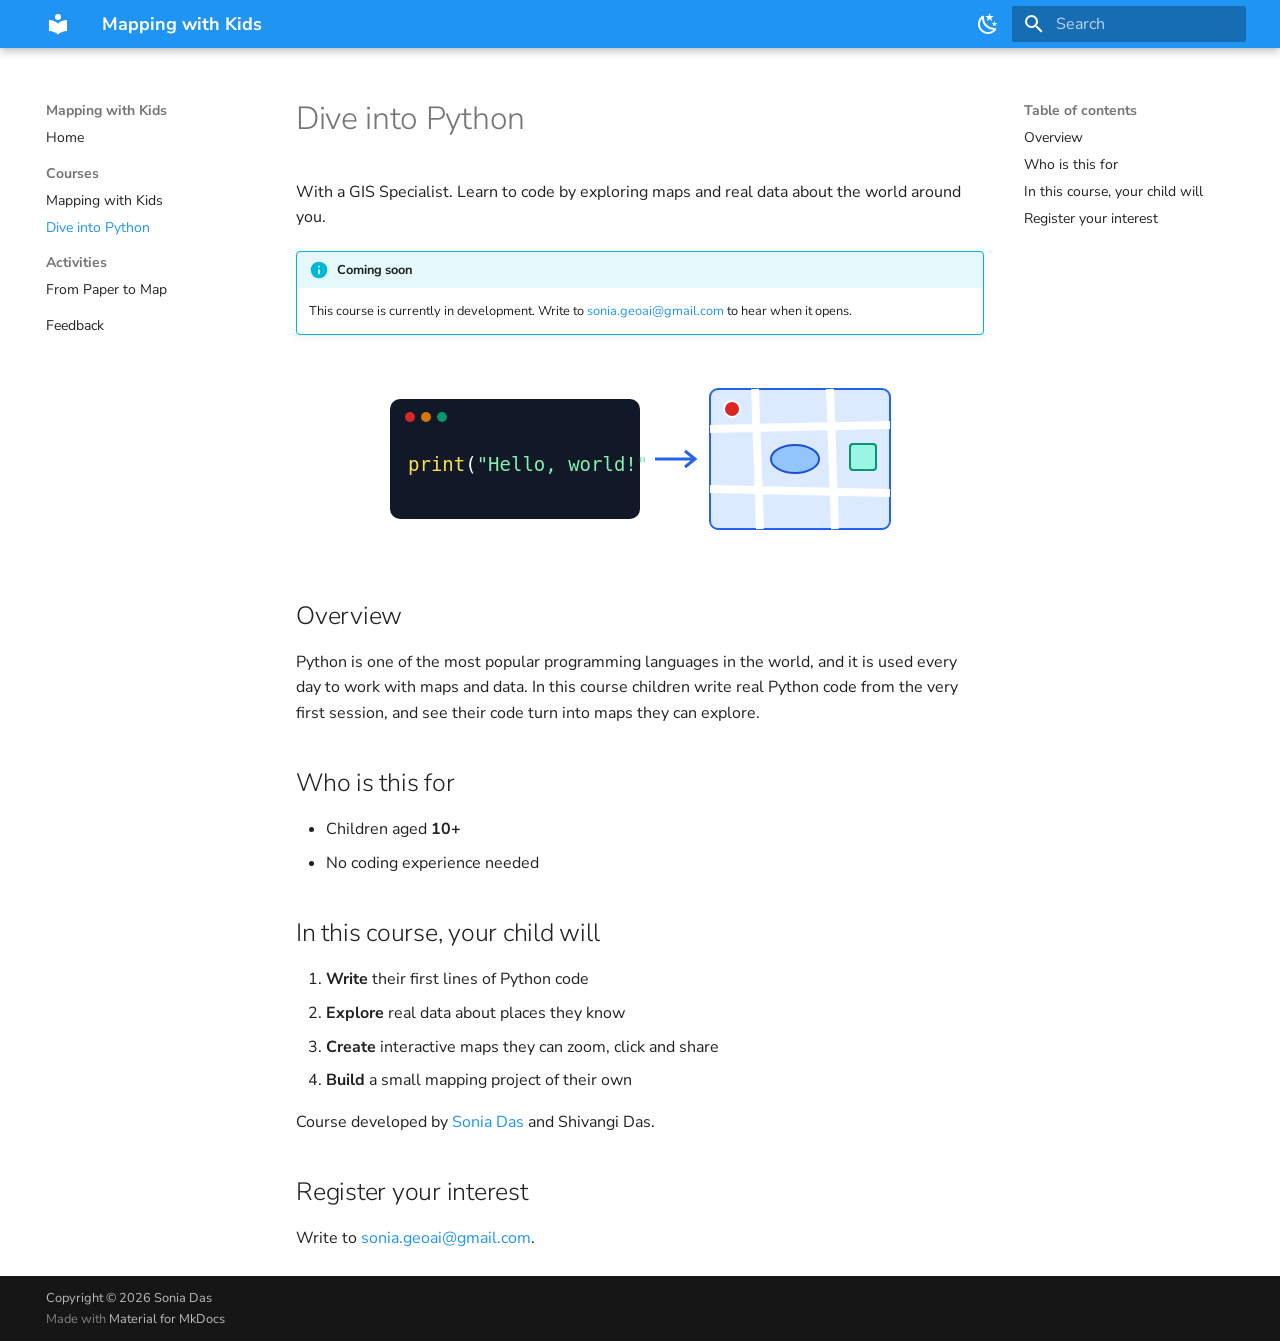
<file: courses/dive-into-python/index.html>
<!doctype html>
<html lang="en" class="no-js">
  <head>
    
      <meta charset="utf-8">
      <meta name="viewport" content="width=device-width,initial-scale=1">
      
        <meta name="description" content="Hands-on map making and coding courses and activities for children in Bengaluru, taught by a Geospatial Specialist.">
      
      
        <meta name="author" content="Sonia Das">
      
      
        <link rel="canonical" href="https://soniadas123.github.io/mapping-with-kids/courses/dive-into-python/">
      
      
        <link rel="prev" href="../mapping-with-kids/">
      
      
        <link rel="next" href="../../activities/from-paper-to-map/">
      
      
        
      
      
      <link rel="icon" href="../../assets/images/favicon.png">
      <meta name="generator" content="mkdocs-1.6.1, mkdocs-material-9.7.7">
    
    
      
        <title>Dive into Python - Mapping with Kids</title>
      
    
    
      <link rel="stylesheet" href="../../assets/stylesheets/main.ec1eaa64.min.css">
      
        
        <link rel="stylesheet" href="../../assets/stylesheets/palette.ab4e12ef.min.css">
      
      


    
    
      
    
    
      
        
        
        <link rel="preconnect" href="https://fonts.gstatic.com" crossorigin>
        <link rel="stylesheet" href="https://fonts.googleapis.com/css?family=Nunito+Sans:300,300i,400,400i,700,700i%7CRoboto+Mono:400,400i,700,700i&display=fallback">
        <style>:root{--md-text-font:"Nunito Sans";--md-code-font:"Roboto Mono"}</style>
      
    
    
      <link rel="stylesheet" href="../../stylesheets/extra.css">
    
    <script>__md_scope=new URL("../..",location),__md_hash=e=>[...e].reduce(((e,_)=>(e<<5)-e+_.charCodeAt(0)),0),__md_get=(e,_=localStorage,t=__md_scope)=>JSON.parse(_.getItem(t.pathname+"."+e)),__md_set=(e,_,t=localStorage,a=__md_scope)=>{try{t.setItem(a.pathname+"."+e,JSON.stringify(_))}catch(e){}}</script>
    
      

    
    
  </head>
  
  
    
    
      
    
    
    
    
    <body dir="ltr" data-md-color-scheme="default" data-md-color-primary="blue" data-md-color-accent="amber">
  
    
    <input class="md-toggle" data-md-toggle="drawer" type="checkbox" id="__drawer" autocomplete="off">
    <input class="md-toggle" data-md-toggle="search" type="checkbox" id="__search" autocomplete="off">
    <label class="md-overlay" for="__drawer"></label>
    <div data-md-component="skip">
      
        
        <a href="#dive-into-python" class="md-skip">
          Skip to content
        </a>
      
    </div>
    <div data-md-component="announce">
      
    </div>
    
    
      

  

<header class="md-header md-header--shadow" data-md-component="header">
  <nav class="md-header__inner md-grid" aria-label="Header">
    <a href="../.." title="Mapping with Kids" class="md-header__button md-logo" aria-label="Mapping with Kids" data-md-component="logo">
      
  
  <svg xmlns="http://www.w3.org/2000/svg" viewBox="0 0 24 24"><path d="M12 8a3 3 0 0 0 3-3 3 3 0 0 0-3-3 3 3 0 0 0-3 3 3 3 0 0 0 3 3m0 3.54C9.64 9.35 6.5 8 3 8v11c3.5 0 6.64 1.35 9 3.54 2.36-2.19 5.5-3.54 9-3.54V8c-3.5 0-6.64 1.35-9 3.54"/></svg>

    </a>
    <label class="md-header__button md-icon" for="__drawer">
      
      <svg xmlns="http://www.w3.org/2000/svg" viewBox="0 0 24 24"><path d="M3 6h18v2H3zm0 5h18v2H3zm0 5h18v2H3z"/></svg>
    </label>
    <div class="md-header__title" data-md-component="header-title">
      <div class="md-header__ellipsis">
        <div class="md-header__topic">
          <span class="md-ellipsis">
            Mapping with Kids
          </span>
        </div>
        <div class="md-header__topic" data-md-component="header-topic">
          <span class="md-ellipsis">
            
              Dive into Python
            
          </span>
        </div>
      </div>
    </div>
    
      
        <form class="md-header__option" data-md-component="palette">
  
    
    
    
    <input class="md-option" data-md-color-media="(prefers-color-scheme: light)" data-md-color-scheme="default" data-md-color-primary="blue" data-md-color-accent="amber"  aria-label="Switch to dark mode"  type="radio" name="__palette" id="__palette_0">
    
      <label class="md-header__button md-icon" title="Switch to dark mode" for="__palette_1" hidden>
        <svg xmlns="http://www.w3.org/2000/svg" viewBox="0 0 24 24"><path d="m17.75 4.09-2.53 1.94.91 3.06-2.63-1.81-2.63 1.81.91-3.06-2.53-1.94L12.44 4l1.06-3 1.06 3zm3.5 6.91-1.64 1.25.59 1.98-1.7-1.17-1.7 1.17.59-1.98L15.75 11l2.06-.05L18.5 9l.69 1.95zm-2.28 4.95c.83-.08 1.72 1.1 1.19 1.85-.32.45-.66.87-1.08 1.27C15.17 23 8.84 23 4.94 19.07c-3.91-3.9-3.91-10.24 0-14.14.4-.4.82-.76 1.27-1.08.75-.53 1.93.36 1.85 1.19-.27 2.86.69 5.83 2.89 8.02a9.96 9.96 0 0 0 8.02 2.89m-1.64 2.02a12.08 12.08 0 0 1-7.8-3.47c-2.17-2.19-3.33-5-3.49-7.82-2.81 3.14-2.7 7.96.31 10.98 3.02 3.01 7.84 3.12 10.98.31"/></svg>
      </label>
    
  
    
    
    
    <input class="md-option" data-md-color-media="(prefers-color-scheme: dark)" data-md-color-scheme="slate" data-md-color-primary="blue" data-md-color-accent="amber"  aria-label="Switch to light mode"  type="radio" name="__palette" id="__palette_1">
    
      <label class="md-header__button md-icon" title="Switch to light mode" for="__palette_0" hidden>
        <svg xmlns="http://www.w3.org/2000/svg" viewBox="0 0 24 24"><path d="M12 7a5 5 0 0 1 5 5 5 5 0 0 1-5 5 5 5 0 0 1-5-5 5 5 0 0 1 5-5m0 2a3 3 0 0 0-3 3 3 3 0 0 0 3 3 3 3 0 0 0 3-3 3 3 0 0 0-3-3m0-7 2.39 3.42C13.65 5.15 12.84 5 12 5s-1.65.15-2.39.42zM3.34 7l4.16-.35A7.2 7.2 0 0 0 5.94 8.5c-.44.74-.69 1.5-.83 2.29zm.02 10 1.76-3.77a7.131 7.131 0 0 0 2.38 4.14zM20.65 7l-1.77 3.79a7.02 7.02 0 0 0-2.38-4.15zm-.01 10-4.14.36c.59-.51 1.12-1.14 1.54-1.86.42-.73.69-1.5.83-2.29zM12 22l-2.41-3.44c.74.27 1.55.44 2.41.44.82 0 1.63-.17 2.37-.44z"/></svg>
      </label>
    
  
</form>
      
    
    
      <script>var palette=__md_get("__palette");if(palette&&palette.color){if("(prefers-color-scheme)"===palette.color.media){var media=matchMedia("(prefers-color-scheme: light)"),input=document.querySelector(media.matches?"[data-md-color-media='(prefers-color-scheme: light)']":"[data-md-color-media='(prefers-color-scheme: dark)']");palette.color.media=input.getAttribute("data-md-color-media"),palette.color.scheme=input.getAttribute("data-md-color-scheme"),palette.color.primary=input.getAttribute("data-md-color-primary"),palette.color.accent=input.getAttribute("data-md-color-accent")}for(var[key,value]of Object.entries(palette.color))document.body.setAttribute("data-md-color-"+key,value)}</script>
    
    
    
      
      
        <label class="md-header__button md-icon" for="__search">
          
          <svg xmlns="http://www.w3.org/2000/svg" viewBox="0 0 24 24"><path d="M9.5 3A6.5 6.5 0 0 1 16 9.5c0 1.61-.59 3.09-1.56 4.23l.27.27h.79l5 5-1.5 1.5-5-5v-.79l-.27-.27A6.52 6.52 0 0 1 9.5 16 6.5 6.5 0 0 1 3 9.5 6.5 6.5 0 0 1 9.5 3m0 2C7 5 5 7 5 9.5S7 14 9.5 14 14 12 14 9.5 12 5 9.5 5"/></svg>
        </label>
        <div class="md-search" data-md-component="search" role="dialog">
  <label class="md-search__overlay" for="__search"></label>
  <div class="md-search__inner" role="search">
    <form class="md-search__form" name="search">
      <input type="text" class="md-search__input" name="query" aria-label="Search" placeholder="Search" autocapitalize="off" autocorrect="off" autocomplete="off" spellcheck="false" data-md-component="search-query" required>
      <label class="md-search__icon md-icon" for="__search">
        
        <svg xmlns="http://www.w3.org/2000/svg" viewBox="0 0 24 24"><path d="M9.5 3A6.5 6.5 0 0 1 16 9.5c0 1.61-.59 3.09-1.56 4.23l.27.27h.79l5 5-1.5 1.5-5-5v-.79l-.27-.27A6.52 6.52 0 0 1 9.5 16 6.5 6.5 0 0 1 3 9.5 6.5 6.5 0 0 1 9.5 3m0 2C7 5 5 7 5 9.5S7 14 9.5 14 14 12 14 9.5 12 5 9.5 5"/></svg>
        
        <svg xmlns="http://www.w3.org/2000/svg" viewBox="0 0 24 24"><path d="M20 11v2H8l5.5 5.5-1.42 1.42L4.16 12l7.92-7.92L13.5 5.5 8 11z"/></svg>
      </label>
      <nav class="md-search__options" aria-label="Search">
        
        <button type="reset" class="md-search__icon md-icon" title="Clear" aria-label="Clear" tabindex="-1">
          
          <svg xmlns="http://www.w3.org/2000/svg" viewBox="0 0 24 24"><path d="M19 6.41 17.59 5 12 10.59 6.41 5 5 6.41 10.59 12 5 17.59 6.41 19 12 13.41 17.59 19 19 17.59 13.41 12z"/></svg>
        </button>
      </nav>
      
    </form>
    <div class="md-search__output">
      <div class="md-search__scrollwrap" tabindex="0" data-md-scrollfix>
        <div class="md-search-result" data-md-component="search-result">
          <div class="md-search-result__meta">
            Initializing search
          </div>
          <ol class="md-search-result__list" role="presentation"></ol>
        </div>
      </div>
    </div>
  </div>
</div>
      
    
    
  </nav>
  
</header>
    
    <div class="md-container" data-md-component="container">
      
      
        
          
        
      
      <main class="md-main" data-md-component="main">
        <div class="md-main__inner md-grid">
          
            
              
              <div class="md-sidebar md-sidebar--primary" data-md-component="sidebar" data-md-type="navigation" >
                <div class="md-sidebar__scrollwrap">
                  <div class="md-sidebar__inner">
                    



<nav class="md-nav md-nav--primary" aria-label="Navigation" data-md-level="0">
  <label class="md-nav__title" for="__drawer">
    <a href="../.." title="Mapping with Kids" class="md-nav__button md-logo" aria-label="Mapping with Kids" data-md-component="logo">
      
  
  <svg xmlns="http://www.w3.org/2000/svg" viewBox="0 0 24 24"><path d="M12 8a3 3 0 0 0 3-3 3 3 0 0 0-3-3 3 3 0 0 0-3 3 3 3 0 0 0 3 3m0 3.54C9.64 9.35 6.5 8 3 8v11c3.5 0 6.64 1.35 9 3.54 2.36-2.19 5.5-3.54 9-3.54V8c-3.5 0-6.64 1.35-9 3.54"/></svg>

    </a>
    Mapping with Kids
  </label>
  
  <ul class="md-nav__list" data-md-scrollfix>
    
      
      
  
  
  
  
    <li class="md-nav__item">
      <a href="../.." class="md-nav__link">
        
  
  
  <span class="md-ellipsis">
    
  
    Home
  

    
  </span>
  
  

      </a>
    </li>
  

    
      
      
  
  
    
  
  
  
    
    
    
    
      
        
        
      
    
    
    <li class="md-nav__item md-nav__item--active md-nav__item--section md-nav__item--nested">
      
        
        
        <input class="md-nav__toggle md-toggle " type="checkbox" id="__nav_2" checked>
        
          
          <label class="md-nav__link" for="__nav_2" id="__nav_2_label" tabindex="">
            
  
  
  <span class="md-ellipsis">
    
  
    Courses
  

    
  </span>
  
  

            <span class="md-nav__icon md-icon"></span>
          </label>
        
        <nav class="md-nav" data-md-level="1" aria-labelledby="__nav_2_label" aria-expanded="true">
          <label class="md-nav__title" for="__nav_2">
            <span class="md-nav__icon md-icon"></span>
            
  
    Courses
  

          </label>
          <ul class="md-nav__list" data-md-scrollfix>
            
              
                
  
  
  
  
    <li class="md-nav__item">
      <a href="../mapping-with-kids/" class="md-nav__link">
        
  
  
  <span class="md-ellipsis">
    
  
    Mapping with Kids
  

    
  </span>
  
  

      </a>
    </li>
  

              
            
              
                
  
  
    
  
  
  
    <li class="md-nav__item md-nav__item--active">
      
      <input class="md-nav__toggle md-toggle" type="checkbox" id="__toc">
      
      
        
      
      
        <label class="md-nav__link md-nav__link--active" for="__toc">
          
  
  
  <span class="md-ellipsis">
    
  
    Dive into Python
  

    
  </span>
  
  

          <span class="md-nav__icon md-icon"></span>
        </label>
      
      <a href="./" class="md-nav__link md-nav__link--active">
        
  
  
  <span class="md-ellipsis">
    
  
    Dive into Python
  

    
  </span>
  
  

      </a>
      
        

<nav class="md-nav md-nav--secondary" aria-label="Table of contents">
  
  
  
    
  
  
    <label class="md-nav__title" for="__toc">
      <span class="md-nav__icon md-icon"></span>
      Table of contents
    </label>
    <ul class="md-nav__list" data-md-component="toc" data-md-scrollfix>
      
        <li class="md-nav__item">
  <a href="#overview" class="md-nav__link">
    <span class="md-ellipsis">
      
        Overview
      
    </span>
  </a>
  
</li>
      
        <li class="md-nav__item">
  <a href="#who-is-this-for" class="md-nav__link">
    <span class="md-ellipsis">
      
        Who is this for
      
    </span>
  </a>
  
</li>
      
        <li class="md-nav__item">
  <a href="#in-this-course-your-child-will" class="md-nav__link">
    <span class="md-ellipsis">
      
        In this course, your child will
      
    </span>
  </a>
  
</li>
      
        <li class="md-nav__item">
  <a href="#register-your-interest" class="md-nav__link">
    <span class="md-ellipsis">
      
        Register your interest
      
    </span>
  </a>
  
</li>
      
    </ul>
  
</nav>
      
    </li>
  

              
            
          </ul>
        </nav>
      
    </li>
  

    
      
      
  
  
  
  
    
    
    
    
      
        
        
      
    
    
    <li class="md-nav__item md-nav__item--section md-nav__item--nested">
      
        
        
        <input class="md-nav__toggle md-toggle " type="checkbox" id="__nav_3" >
        
          
          <label class="md-nav__link" for="__nav_3" id="__nav_3_label" tabindex="">
            
  
  
  <span class="md-ellipsis">
    
  
    Activities
  

    
  </span>
  
  

            <span class="md-nav__icon md-icon"></span>
          </label>
        
        <nav class="md-nav" data-md-level="1" aria-labelledby="__nav_3_label" aria-expanded="false">
          <label class="md-nav__title" for="__nav_3">
            <span class="md-nav__icon md-icon"></span>
            
  
    Activities
  

          </label>
          <ul class="md-nav__list" data-md-scrollfix>
            
              
                
  
  
  
  
    <li class="md-nav__item">
      <a href="../../activities/from-paper-to-map/" class="md-nav__link">
        
  
  
  <span class="md-ellipsis">
    
  
    From Paper to Map
  

    
  </span>
  
  

      </a>
    </li>
  

              
            
          </ul>
        </nav>
      
    </li>
  

    
      
      
  
  
  
  
    <li class="md-nav__item">
      <a href="../../feedback/" class="md-nav__link">
        
  
  
  <span class="md-ellipsis">
    
  
    Feedback
  

    
  </span>
  
  

      </a>
    </li>
  

    
  </ul>
</nav>
                  </div>
                </div>
              </div>
            
            
              
              <div class="md-sidebar md-sidebar--secondary" data-md-component="sidebar" data-md-type="toc" >
                <div class="md-sidebar__scrollwrap">
                  <div class="md-sidebar__inner">
                    

<nav class="md-nav md-nav--secondary" aria-label="Table of contents">
  
  
  
    
  
  
    <label class="md-nav__title" for="__toc">
      <span class="md-nav__icon md-icon"></span>
      Table of contents
    </label>
    <ul class="md-nav__list" data-md-component="toc" data-md-scrollfix>
      
        <li class="md-nav__item">
  <a href="#overview" class="md-nav__link">
    <span class="md-ellipsis">
      
        Overview
      
    </span>
  </a>
  
</li>
      
        <li class="md-nav__item">
  <a href="#who-is-this-for" class="md-nav__link">
    <span class="md-ellipsis">
      
        Who is this for
      
    </span>
  </a>
  
</li>
      
        <li class="md-nav__item">
  <a href="#in-this-course-your-child-will" class="md-nav__link">
    <span class="md-ellipsis">
      
        In this course, your child will
      
    </span>
  </a>
  
</li>
      
        <li class="md-nav__item">
  <a href="#register-your-interest" class="md-nav__link">
    <span class="md-ellipsis">
      
        Register your interest
      
    </span>
  </a>
  
</li>
      
    </ul>
  
</nav>
                  </div>
                </div>
              </div>
            
          
          
            <div class="md-content" data-md-component="content">
              
              <article class="md-content__inner md-typeset">
                
                  



<h1 id="dive-into-python">Dive into Python<a class="headerlink" href="#dive-into-python" title="Permanent link">&para;</a></h1>
<p>With a GIS Specialist. Learn to code by exploring maps and real data about the
world around you.</p>
<div class="admonition info">
<p class="admonition-title">Coming soon</p>
<p>This course is currently in development. Write to
<a href="mailto:sonia.geoai@gmail.com">sonia.geoai@gmail.com</a> to hear when it opens.</p>
</div>
<p><img alt="A line of Python code turning into a map" src="../../images/python-to-map.svg" width="520" /></p>
<h2 id="overview">Overview<a class="headerlink" href="#overview" title="Permanent link">&para;</a></h2>
<p>Python is one of the most popular programming languages in the world, and it is
used every day to work with maps and data. In this course children write real
Python code from the very first session, and see their code turn into maps
they can explore.</p>
<h2 id="who-is-this-for">Who is this for<a class="headerlink" href="#who-is-this-for" title="Permanent link">&para;</a></h2>
<ul>
<li>Children aged <strong>10+</strong></li>
<li>No coding experience needed</li>
</ul>
<h2 id="in-this-course-your-child-will">In this course, your child will<a class="headerlink" href="#in-this-course-your-child-will" title="Permanent link">&para;</a></h2>
<ol>
<li><strong>Write</strong> their first lines of Python code</li>
<li><strong>Explore</strong> real data about places they know</li>
<li><strong>Create</strong> interactive maps they can zoom, click and share</li>
<li><strong>Build</strong> a small mapping project of their own</li>
</ol>
<p>Course developed by <a href="https://soniadas123.github.io/soniadas/">Sonia Das</a>
and Shivangi Das.</p>
<h2 id="register-your-interest">Register your interest<a class="headerlink" href="#register-your-interest" title="Permanent link">&para;</a></h2>
<p>Write to <a href="mailto:sonia.geoai@gmail.com">sonia.geoai@gmail.com</a>.</p>












                
              </article>
            </div>
          
          
<script>var target=document.getElementById(location.hash.slice(1));target&&target.name&&(target.checked=target.name.startsWith("__tabbed_"))</script>
        </div>
        
          <button type="button" class="md-top md-icon" data-md-component="top" hidden>
  
  <svg xmlns="http://www.w3.org/2000/svg" viewBox="0 0 24 24"><path d="M13 20h-2V8l-5.5 5.5-1.42-1.42L12 4.16l7.92 7.92-1.42 1.42L13 8z"/></svg>
  Back to top
</button>
        
      </main>
      
        <footer class="md-footer">
  
  <div class="md-footer-meta md-typeset">
    <div class="md-footer-meta__inner md-grid">
      <div class="md-copyright">
  
    <div class="md-copyright__highlight">
      Copyright &copy; 2026 Sonia Das
    </div>
  
  
    Made with
    <a href="https://squidfunk.github.io/mkdocs-material/" target="_blank" rel="noopener">
      Material for MkDocs
    </a>
  
</div>
      
    </div>
  </div>
</footer>
      
    </div>
    <div class="md-dialog" data-md-component="dialog">
      <div class="md-dialog__inner md-typeset"></div>
    </div>
    
    
    
      
      
      <script id="__config" type="application/json">{"annotate": null, "base": "../..", "features": ["navigation.sections", "navigation.top", "toc.follow"], "search": "../../assets/javascripts/workers/search.2c215733.min.js", "tags": null, "translations": {"clipboard.copied": "Copied to clipboard", "clipboard.copy": "Copy to clipboard", "search.result.more.one": "1 more on this page", "search.result.more.other": "# more on this page", "search.result.none": "No matching documents", "search.result.one": "1 matching document", "search.result.other": "# matching documents", "search.result.placeholder": "Type to start searching", "search.result.term.missing": "Missing", "select.version": "Select version"}, "version": null}</script>
    
    
      <script src="../../assets/javascripts/bundle.d7400e89.min.js"></script>
      
    
  </body>
</html>
</file>
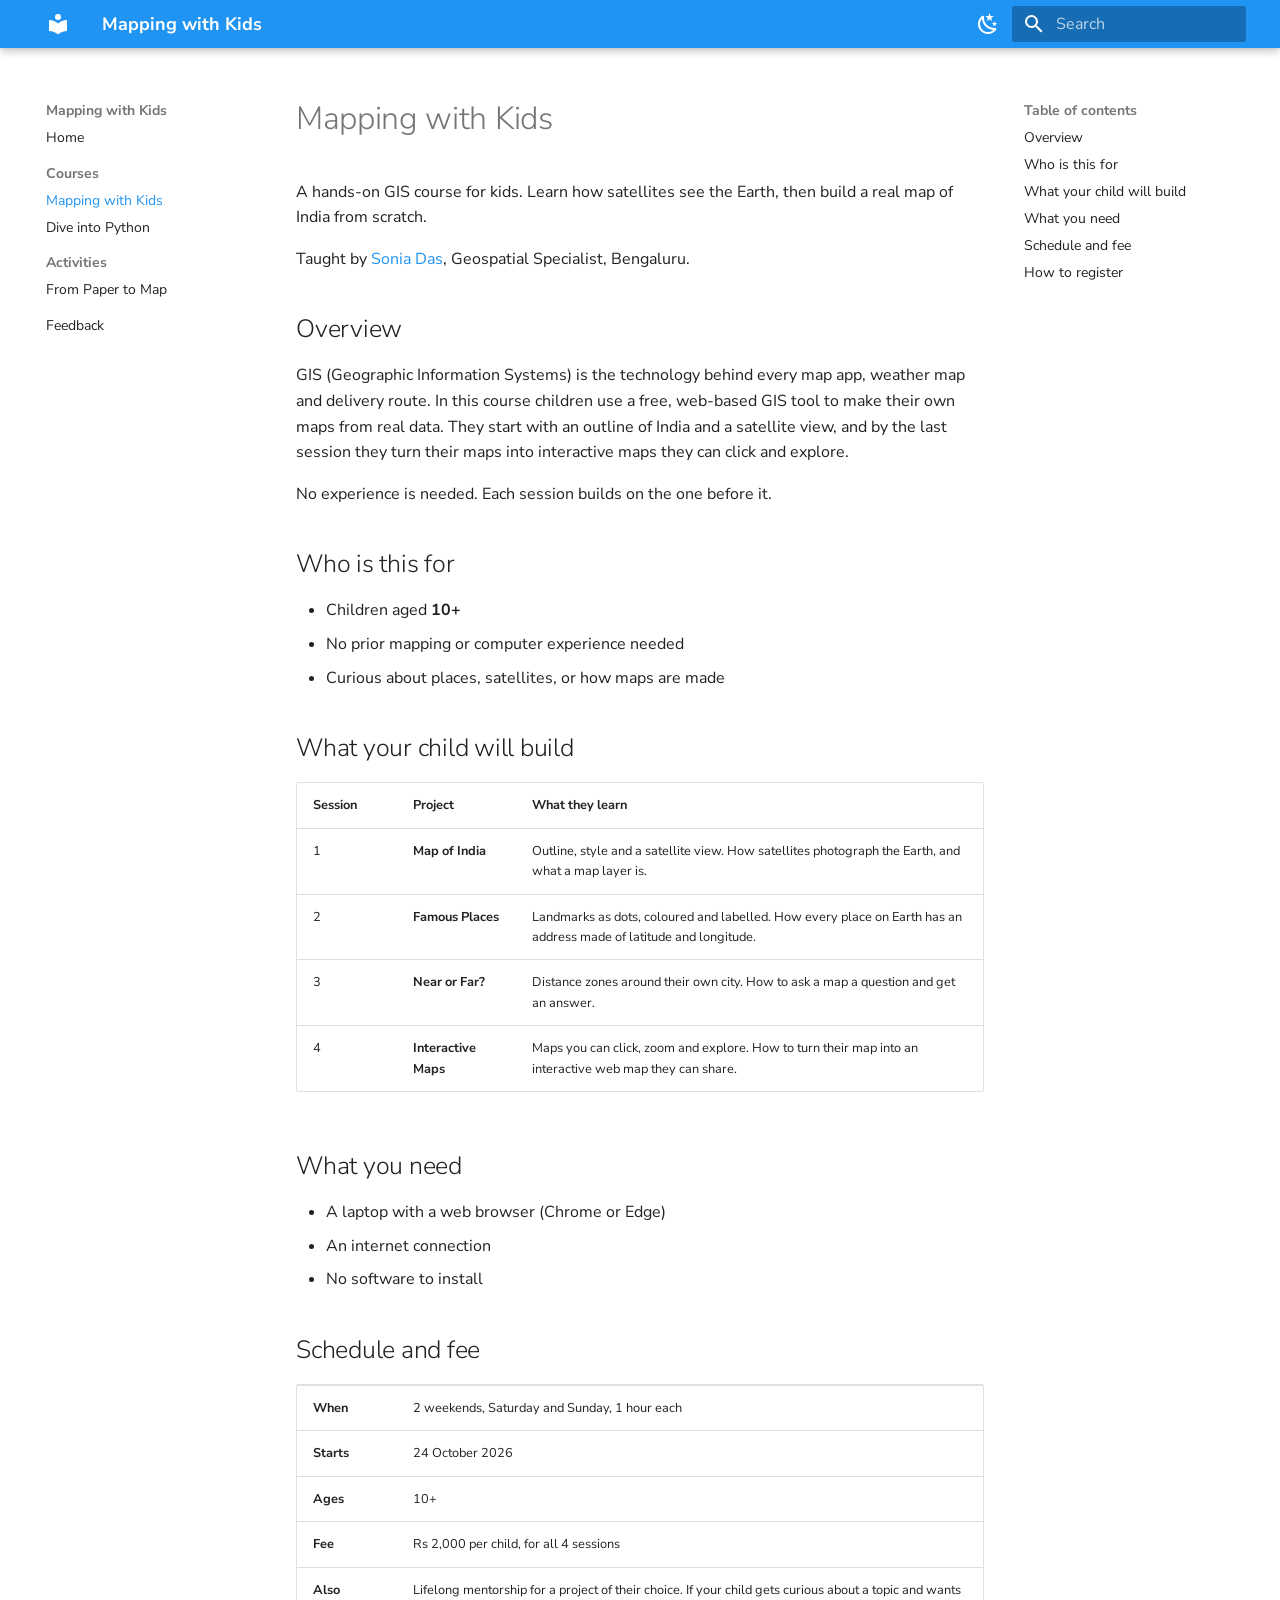
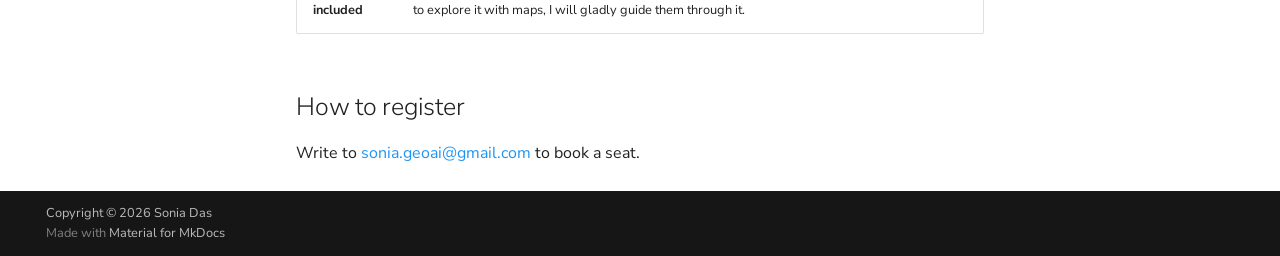
<file: courses/mapping-with-kids/index.html>
<!doctype html>
<html lang="en" class="no-js">
  <head>
    
      <meta charset="utf-8">
      <meta name="viewport" content="width=device-width,initial-scale=1">
      
        <meta name="description" content="Hands-on map making and coding courses and activities for children in Bengaluru, taught by a Geospatial Specialist.">
      
      
        <meta name="author" content="Sonia Das">
      
      
        <link rel="canonical" href="https://soniadas123.github.io/mapping-with-kids/courses/mapping-with-kids/">
      
      
        <link rel="prev" href="../..">
      
      
        <link rel="next" href="../dive-into-python/">
      
      
        
      
      
      <link rel="icon" href="../../assets/images/favicon.png">
      <meta name="generator" content="mkdocs-1.6.1, mkdocs-material-9.7.7">
    
    
      
        <title>Mapping with Kids - Mapping with Kids</title>
      
    
    
      <link rel="stylesheet" href="../../assets/stylesheets/main.ec1eaa64.min.css">
      
        
        <link rel="stylesheet" href="../../assets/stylesheets/palette.ab4e12ef.min.css">
      
      


    
    
      
    
    
      
        
        
        <link rel="preconnect" href="https://fonts.gstatic.com" crossorigin>
        <link rel="stylesheet" href="https://fonts.googleapis.com/css?family=Nunito+Sans:300,300i,400,400i,700,700i%7CRoboto+Mono:400,400i,700,700i&display=fallback">
        <style>:root{--md-text-font:"Nunito Sans";--md-code-font:"Roboto Mono"}</style>
      
    
    
      <link rel="stylesheet" href="../../stylesheets/extra.css">
    
    <script>__md_scope=new URL("../..",location),__md_hash=e=>[...e].reduce(((e,_)=>(e<<5)-e+_.charCodeAt(0)),0),__md_get=(e,_=localStorage,t=__md_scope)=>JSON.parse(_.getItem(t.pathname+"."+e)),__md_set=(e,_,t=localStorage,a=__md_scope)=>{try{t.setItem(a.pathname+"."+e,JSON.stringify(_))}catch(e){}}</script>
    
      

    
    
  </head>
  
  
    
    
      
    
    
    
    
    <body dir="ltr" data-md-color-scheme="default" data-md-color-primary="blue" data-md-color-accent="amber">
  
    
    <input class="md-toggle" data-md-toggle="drawer" type="checkbox" id="__drawer" autocomplete="off">
    <input class="md-toggle" data-md-toggle="search" type="checkbox" id="__search" autocomplete="off">
    <label class="md-overlay" for="__drawer"></label>
    <div data-md-component="skip">
      
        
        <a href="#mapping-with-kids" class="md-skip">
          Skip to content
        </a>
      
    </div>
    <div data-md-component="announce">
      
    </div>
    
    
      

  

<header class="md-header md-header--shadow" data-md-component="header">
  <nav class="md-header__inner md-grid" aria-label="Header">
    <a href="../.." title="Mapping with Kids" class="md-header__button md-logo" aria-label="Mapping with Kids" data-md-component="logo">
      
  
  <svg xmlns="http://www.w3.org/2000/svg" viewBox="0 0 24 24"><path d="M12 8a3 3 0 0 0 3-3 3 3 0 0 0-3-3 3 3 0 0 0-3 3 3 3 0 0 0 3 3m0 3.54C9.64 9.35 6.5 8 3 8v11c3.5 0 6.64 1.35 9 3.54 2.36-2.19 5.5-3.54 9-3.54V8c-3.5 0-6.64 1.35-9 3.54"/></svg>

    </a>
    <label class="md-header__button md-icon" for="__drawer">
      
      <svg xmlns="http://www.w3.org/2000/svg" viewBox="0 0 24 24"><path d="M3 6h18v2H3zm0 5h18v2H3zm0 5h18v2H3z"/></svg>
    </label>
    <div class="md-header__title" data-md-component="header-title">
      <div class="md-header__ellipsis">
        <div class="md-header__topic">
          <span class="md-ellipsis">
            Mapping with Kids
          </span>
        </div>
        <div class="md-header__topic" data-md-component="header-topic">
          <span class="md-ellipsis">
            
              Mapping with Kids
            
          </span>
        </div>
      </div>
    </div>
    
      
        <form class="md-header__option" data-md-component="palette">
  
    
    
    
    <input class="md-option" data-md-color-media="(prefers-color-scheme: light)" data-md-color-scheme="default" data-md-color-primary="blue" data-md-color-accent="amber"  aria-label="Switch to dark mode"  type="radio" name="__palette" id="__palette_0">
    
      <label class="md-header__button md-icon" title="Switch to dark mode" for="__palette_1" hidden>
        <svg xmlns="http://www.w3.org/2000/svg" viewBox="0 0 24 24"><path d="m17.75 4.09-2.53 1.94.91 3.06-2.63-1.81-2.63 1.81.91-3.06-2.53-1.94L12.44 4l1.06-3 1.06 3zm3.5 6.91-1.64 1.25.59 1.98-1.7-1.17-1.7 1.17.59-1.98L15.75 11l2.06-.05L18.5 9l.69 1.95zm-2.28 4.95c.83-.08 1.72 1.1 1.19 1.85-.32.45-.66.87-1.08 1.27C15.17 23 8.84 23 4.94 19.07c-3.91-3.9-3.91-10.24 0-14.14.4-.4.82-.76 1.27-1.08.75-.53 1.93.36 1.85 1.19-.27 2.86.69 5.83 2.89 8.02a9.96 9.96 0 0 0 8.02 2.89m-1.64 2.02a12.08 12.08 0 0 1-7.8-3.47c-2.17-2.19-3.33-5-3.49-7.82-2.81 3.14-2.7 7.96.31 10.98 3.02 3.01 7.84 3.12 10.98.31"/></svg>
      </label>
    
  
    
    
    
    <input class="md-option" data-md-color-media="(prefers-color-scheme: dark)" data-md-color-scheme="slate" data-md-color-primary="blue" data-md-color-accent="amber"  aria-label="Switch to light mode"  type="radio" name="__palette" id="__palette_1">
    
      <label class="md-header__button md-icon" title="Switch to light mode" for="__palette_0" hidden>
        <svg xmlns="http://www.w3.org/2000/svg" viewBox="0 0 24 24"><path d="M12 7a5 5 0 0 1 5 5 5 5 0 0 1-5 5 5 5 0 0 1-5-5 5 5 0 0 1 5-5m0 2a3 3 0 0 0-3 3 3 3 0 0 0 3 3 3 3 0 0 0 3-3 3 3 0 0 0-3-3m0-7 2.39 3.42C13.65 5.15 12.84 5 12 5s-1.65.15-2.39.42zM3.34 7l4.16-.35A7.2 7.2 0 0 0 5.94 8.5c-.44.74-.69 1.5-.83 2.29zm.02 10 1.76-3.77a7.131 7.131 0 0 0 2.38 4.14zM20.65 7l-1.77 3.79a7.02 7.02 0 0 0-2.38-4.15zm-.01 10-4.14.36c.59-.51 1.12-1.14 1.54-1.86.42-.73.69-1.5.83-2.29zM12 22l-2.41-3.44c.74.27 1.55.44 2.41.44.82 0 1.63-.17 2.37-.44z"/></svg>
      </label>
    
  
</form>
      
    
    
      <script>var palette=__md_get("__palette");if(palette&&palette.color){if("(prefers-color-scheme)"===palette.color.media){var media=matchMedia("(prefers-color-scheme: light)"),input=document.querySelector(media.matches?"[data-md-color-media='(prefers-color-scheme: light)']":"[data-md-color-media='(prefers-color-scheme: dark)']");palette.color.media=input.getAttribute("data-md-color-media"),palette.color.scheme=input.getAttribute("data-md-color-scheme"),palette.color.primary=input.getAttribute("data-md-color-primary"),palette.color.accent=input.getAttribute("data-md-color-accent")}for(var[key,value]of Object.entries(palette.color))document.body.setAttribute("data-md-color-"+key,value)}</script>
    
    
    
      
      
        <label class="md-header__button md-icon" for="__search">
          
          <svg xmlns="http://www.w3.org/2000/svg" viewBox="0 0 24 24"><path d="M9.5 3A6.5 6.5 0 0 1 16 9.5c0 1.61-.59 3.09-1.56 4.23l.27.27h.79l5 5-1.5 1.5-5-5v-.79l-.27-.27A6.52 6.52 0 0 1 9.5 16 6.5 6.5 0 0 1 3 9.5 6.5 6.5 0 0 1 9.5 3m0 2C7 5 5 7 5 9.5S7 14 9.5 14 14 12 14 9.5 12 5 9.5 5"/></svg>
        </label>
        <div class="md-search" data-md-component="search" role="dialog">
  <label class="md-search__overlay" for="__search"></label>
  <div class="md-search__inner" role="search">
    <form class="md-search__form" name="search">
      <input type="text" class="md-search__input" name="query" aria-label="Search" placeholder="Search" autocapitalize="off" autocorrect="off" autocomplete="off" spellcheck="false" data-md-component="search-query" required>
      <label class="md-search__icon md-icon" for="__search">
        
        <svg xmlns="http://www.w3.org/2000/svg" viewBox="0 0 24 24"><path d="M9.5 3A6.5 6.5 0 0 1 16 9.5c0 1.61-.59 3.09-1.56 4.23l.27.27h.79l5 5-1.5 1.5-5-5v-.79l-.27-.27A6.52 6.52 0 0 1 9.5 16 6.5 6.5 0 0 1 3 9.5 6.5 6.5 0 0 1 9.5 3m0 2C7 5 5 7 5 9.5S7 14 9.5 14 14 12 14 9.5 12 5 9.5 5"/></svg>
        
        <svg xmlns="http://www.w3.org/2000/svg" viewBox="0 0 24 24"><path d="M20 11v2H8l5.5 5.5-1.42 1.42L4.16 12l7.92-7.92L13.5 5.5 8 11z"/></svg>
      </label>
      <nav class="md-search__options" aria-label="Search">
        
        <button type="reset" class="md-search__icon md-icon" title="Clear" aria-label="Clear" tabindex="-1">
          
          <svg xmlns="http://www.w3.org/2000/svg" viewBox="0 0 24 24"><path d="M19 6.41 17.59 5 12 10.59 6.41 5 5 6.41 10.59 12 5 17.59 6.41 19 12 13.41 17.59 19 19 17.59 13.41 12z"/></svg>
        </button>
      </nav>
      
    </form>
    <div class="md-search__output">
      <div class="md-search__scrollwrap" tabindex="0" data-md-scrollfix>
        <div class="md-search-result" data-md-component="search-result">
          <div class="md-search-result__meta">
            Initializing search
          </div>
          <ol class="md-search-result__list" role="presentation"></ol>
        </div>
      </div>
    </div>
  </div>
</div>
      
    
    
  </nav>
  
</header>
    
    <div class="md-container" data-md-component="container">
      
      
        
          
        
      
      <main class="md-main" data-md-component="main">
        <div class="md-main__inner md-grid">
          
            
              
              <div class="md-sidebar md-sidebar--primary" data-md-component="sidebar" data-md-type="navigation" >
                <div class="md-sidebar__scrollwrap">
                  <div class="md-sidebar__inner">
                    



<nav class="md-nav md-nav--primary" aria-label="Navigation" data-md-level="0">
  <label class="md-nav__title" for="__drawer">
    <a href="../.." title="Mapping with Kids" class="md-nav__button md-logo" aria-label="Mapping with Kids" data-md-component="logo">
      
  
  <svg xmlns="http://www.w3.org/2000/svg" viewBox="0 0 24 24"><path d="M12 8a3 3 0 0 0 3-3 3 3 0 0 0-3-3 3 3 0 0 0-3 3 3 3 0 0 0 3 3m0 3.54C9.64 9.35 6.5 8 3 8v11c3.5 0 6.64 1.35 9 3.54 2.36-2.19 5.5-3.54 9-3.54V8c-3.5 0-6.64 1.35-9 3.54"/></svg>

    </a>
    Mapping with Kids
  </label>
  
  <ul class="md-nav__list" data-md-scrollfix>
    
      
      
  
  
  
  
    <li class="md-nav__item">
      <a href="../.." class="md-nav__link">
        
  
  
  <span class="md-ellipsis">
    
  
    Home
  

    
  </span>
  
  

      </a>
    </li>
  

    
      
      
  
  
    
  
  
  
    
    
    
    
      
        
        
      
    
    
    <li class="md-nav__item md-nav__item--active md-nav__item--section md-nav__item--nested">
      
        
        
        <input class="md-nav__toggle md-toggle " type="checkbox" id="__nav_2" checked>
        
          
          <label class="md-nav__link" for="__nav_2" id="__nav_2_label" tabindex="">
            
  
  
  <span class="md-ellipsis">
    
  
    Courses
  

    
  </span>
  
  

            <span class="md-nav__icon md-icon"></span>
          </label>
        
        <nav class="md-nav" data-md-level="1" aria-labelledby="__nav_2_label" aria-expanded="true">
          <label class="md-nav__title" for="__nav_2">
            <span class="md-nav__icon md-icon"></span>
            
  
    Courses
  

          </label>
          <ul class="md-nav__list" data-md-scrollfix>
            
              
                
  
  
    
  
  
  
    <li class="md-nav__item md-nav__item--active">
      
      <input class="md-nav__toggle md-toggle" type="checkbox" id="__toc">
      
      
        
      
      
        <label class="md-nav__link md-nav__link--active" for="__toc">
          
  
  
  <span class="md-ellipsis">
    
  
    Mapping with Kids
  

    
  </span>
  
  

          <span class="md-nav__icon md-icon"></span>
        </label>
      
      <a href="./" class="md-nav__link md-nav__link--active">
        
  
  
  <span class="md-ellipsis">
    
  
    Mapping with Kids
  

    
  </span>
  
  

      </a>
      
        

<nav class="md-nav md-nav--secondary" aria-label="Table of contents">
  
  
  
    
  
  
    <label class="md-nav__title" for="__toc">
      <span class="md-nav__icon md-icon"></span>
      Table of contents
    </label>
    <ul class="md-nav__list" data-md-component="toc" data-md-scrollfix>
      
        <li class="md-nav__item">
  <a href="#overview" class="md-nav__link">
    <span class="md-ellipsis">
      
        Overview
      
    </span>
  </a>
  
</li>
      
        <li class="md-nav__item">
  <a href="#who-is-this-for" class="md-nav__link">
    <span class="md-ellipsis">
      
        Who is this for
      
    </span>
  </a>
  
</li>
      
        <li class="md-nav__item">
  <a href="#what-your-child-will-build" class="md-nav__link">
    <span class="md-ellipsis">
      
        What your child will build
      
    </span>
  </a>
  
</li>
      
        <li class="md-nav__item">
  <a href="#what-you-need" class="md-nav__link">
    <span class="md-ellipsis">
      
        What you need
      
    </span>
  </a>
  
</li>
      
        <li class="md-nav__item">
  <a href="#schedule-and-fee" class="md-nav__link">
    <span class="md-ellipsis">
      
        Schedule and fee
      
    </span>
  </a>
  
</li>
      
        <li class="md-nav__item">
  <a href="#how-to-register" class="md-nav__link">
    <span class="md-ellipsis">
      
        How to register
      
    </span>
  </a>
  
</li>
      
    </ul>
  
</nav>
      
    </li>
  

              
            
              
                
  
  
  
  
    <li class="md-nav__item">
      <a href="../dive-into-python/" class="md-nav__link">
        
  
  
  <span class="md-ellipsis">
    
  
    Dive into Python
  

    
  </span>
  
  

      </a>
    </li>
  

              
            
          </ul>
        </nav>
      
    </li>
  

    
      
      
  
  
  
  
    
    
    
    
      
        
        
      
    
    
    <li class="md-nav__item md-nav__item--section md-nav__item--nested">
      
        
        
        <input class="md-nav__toggle md-toggle " type="checkbox" id="__nav_3" >
        
          
          <label class="md-nav__link" for="__nav_3" id="__nav_3_label" tabindex="">
            
  
  
  <span class="md-ellipsis">
    
  
    Activities
  

    
  </span>
  
  

            <span class="md-nav__icon md-icon"></span>
          </label>
        
        <nav class="md-nav" data-md-level="1" aria-labelledby="__nav_3_label" aria-expanded="false">
          <label class="md-nav__title" for="__nav_3">
            <span class="md-nav__icon md-icon"></span>
            
  
    Activities
  

          </label>
          <ul class="md-nav__list" data-md-scrollfix>
            
              
                
  
  
  
  
    <li class="md-nav__item">
      <a href="../../activities/from-paper-to-map/" class="md-nav__link">
        
  
  
  <span class="md-ellipsis">
    
  
    From Paper to Map
  

    
  </span>
  
  

      </a>
    </li>
  

              
            
          </ul>
        </nav>
      
    </li>
  

    
      
      
  
  
  
  
    <li class="md-nav__item">
      <a href="../../feedback/" class="md-nav__link">
        
  
  
  <span class="md-ellipsis">
    
  
    Feedback
  

    
  </span>
  
  

      </a>
    </li>
  

    
  </ul>
</nav>
                  </div>
                </div>
              </div>
            
            
              
              <div class="md-sidebar md-sidebar--secondary" data-md-component="sidebar" data-md-type="toc" >
                <div class="md-sidebar__scrollwrap">
                  <div class="md-sidebar__inner">
                    

<nav class="md-nav md-nav--secondary" aria-label="Table of contents">
  
  
  
    
  
  
    <label class="md-nav__title" for="__toc">
      <span class="md-nav__icon md-icon"></span>
      Table of contents
    </label>
    <ul class="md-nav__list" data-md-component="toc" data-md-scrollfix>
      
        <li class="md-nav__item">
  <a href="#overview" class="md-nav__link">
    <span class="md-ellipsis">
      
        Overview
      
    </span>
  </a>
  
</li>
      
        <li class="md-nav__item">
  <a href="#who-is-this-for" class="md-nav__link">
    <span class="md-ellipsis">
      
        Who is this for
      
    </span>
  </a>
  
</li>
      
        <li class="md-nav__item">
  <a href="#what-your-child-will-build" class="md-nav__link">
    <span class="md-ellipsis">
      
        What your child will build
      
    </span>
  </a>
  
</li>
      
        <li class="md-nav__item">
  <a href="#what-you-need" class="md-nav__link">
    <span class="md-ellipsis">
      
        What you need
      
    </span>
  </a>
  
</li>
      
        <li class="md-nav__item">
  <a href="#schedule-and-fee" class="md-nav__link">
    <span class="md-ellipsis">
      
        Schedule and fee
      
    </span>
  </a>
  
</li>
      
        <li class="md-nav__item">
  <a href="#how-to-register" class="md-nav__link">
    <span class="md-ellipsis">
      
        How to register
      
    </span>
  </a>
  
</li>
      
    </ul>
  
</nav>
                  </div>
                </div>
              </div>
            
          
          
            <div class="md-content" data-md-component="content">
              
              <article class="md-content__inner md-typeset">
                
                  



<h1 id="mapping-with-kids">Mapping with Kids<a class="headerlink" href="#mapping-with-kids" title="Permanent link">&para;</a></h1>
<p>A hands-on GIS course for kids. Learn how satellites see the Earth, then build
a real map of India from scratch.</p>
<p>Taught by <a href="https://soniadas123.github.io/soniadas/">Sonia Das</a>, Geospatial
Specialist, Bengaluru.</p>
<h2 id="overview">Overview<a class="headerlink" href="#overview" title="Permanent link">&para;</a></h2>
<p>GIS (Geographic Information Systems) is the technology behind every map app,
weather map and delivery route. In this course children use a free, web-based
GIS tool to make their own maps from real data. They start with an outline of
India and a satellite view, and by the last session they turn their maps into
interactive maps they can click and explore.</p>
<p>No experience is needed. Each session builds on the one before it.</p>
<h2 id="who-is-this-for">Who is this for<a class="headerlink" href="#who-is-this-for" title="Permanent link">&para;</a></h2>
<ul>
<li>Children aged <strong>10+</strong></li>
<li>No prior mapping or computer experience needed</li>
<li>Curious about places, satellites, or how maps are made</li>
</ul>
<h2 id="what-your-child-will-build">What your child will build<a class="headerlink" href="#what-your-child-will-build" title="Permanent link">&para;</a></h2>
<table>
<thead>
<tr>
<th>Session</th>
<th>Project</th>
<th>What they learn</th>
</tr>
</thead>
<tbody>
<tr>
<td>1</td>
<td><strong>Map of India</strong></td>
<td>Outline, style and a satellite view. How satellites photograph the Earth, and what a map layer is.</td>
</tr>
<tr>
<td>2</td>
<td><strong>Famous Places</strong></td>
<td>Landmarks as dots, coloured and labelled. How every place on Earth has an address made of latitude and longitude.</td>
</tr>
<tr>
<td>3</td>
<td><strong>Near or Far?</strong></td>
<td>Distance zones around their own city. How to ask a map a question and get an answer.</td>
</tr>
<tr>
<td>4</td>
<td><strong>Interactive Maps</strong></td>
<td>Maps you can click, zoom and explore. How to turn their map into an interactive web map they can share.</td>
</tr>
</tbody>
</table>
<h2 id="what-you-need">What you need<a class="headerlink" href="#what-you-need" title="Permanent link">&para;</a></h2>
<ul>
<li>A laptop with a web browser (Chrome or Edge)</li>
<li>An internet connection</li>
<li>No software to install</li>
</ul>
<h2 id="schedule-and-fee">Schedule and fee<a class="headerlink" href="#schedule-and-fee" title="Permanent link">&para;</a></h2>
<table>
<thead>
<tr>
<th></th>
<th></th>
</tr>
</thead>
<tbody>
<tr>
<td><strong>When</strong></td>
<td>2 weekends, Saturday and Sunday, 1 hour each</td>
</tr>
<tr>
<td><strong>Starts</strong></td>
<td>24 October 2026</td>
</tr>
<tr>
<td><strong>Ages</strong></td>
<td>10+</td>
</tr>
<tr>
<td><strong>Fee</strong></td>
<td>Rs 2,000 per child, for all 4 sessions</td>
</tr>
<tr>
<td><strong>Also included</strong></td>
<td>Lifelong mentorship for a project of their choice. If your child gets curious about a topic and wants to explore it with maps, I will gladly guide them through it.</td>
</tr>
</tbody>
</table>
<h2 id="how-to-register">How to register<a class="headerlink" href="#how-to-register" title="Permanent link">&para;</a></h2>
<p>Write to <a href="mailto:sonia.geoai@gmail.com">sonia.geoai@gmail.com</a> to book a seat.</p>












                
              </article>
            </div>
          
          
<script>var target=document.getElementById(location.hash.slice(1));target&&target.name&&(target.checked=target.name.startsWith("__tabbed_"))</script>
        </div>
        
          <button type="button" class="md-top md-icon" data-md-component="top" hidden>
  
  <svg xmlns="http://www.w3.org/2000/svg" viewBox="0 0 24 24"><path d="M13 20h-2V8l-5.5 5.5-1.42-1.42L12 4.16l7.92 7.92-1.42 1.42L13 8z"/></svg>
  Back to top
</button>
        
      </main>
      
        <footer class="md-footer">
  
  <div class="md-footer-meta md-typeset">
    <div class="md-footer-meta__inner md-grid">
      <div class="md-copyright">
  
    <div class="md-copyright__highlight">
      Copyright &copy; 2026 Sonia Das
    </div>
  
  
    Made with
    <a href="https://squidfunk.github.io/mkdocs-material/" target="_blank" rel="noopener">
      Material for MkDocs
    </a>
  
</div>
      
    </div>
  </div>
</footer>
      
    </div>
    <div class="md-dialog" data-md-component="dialog">
      <div class="md-dialog__inner md-typeset"></div>
    </div>
    
    
    
      
      
      <script id="__config" type="application/json">{"annotate": null, "base": "../..", "features": ["navigation.sections", "navigation.top", "toc.follow"], "search": "../../assets/javascripts/workers/search.2c215733.min.js", "tags": null, "translations": {"clipboard.copied": "Copied to clipboard", "clipboard.copy": "Copy to clipboard", "search.result.more.one": "1 more on this page", "search.result.more.other": "# more on this page", "search.result.none": "No matching documents", "search.result.one": "1 matching document", "search.result.other": "# matching documents", "search.result.placeholder": "Type to start searching", "search.result.term.missing": "Missing", "select.version": "Select version"}, "version": null}</script>
    
    
      <script src="../../assets/javascripts/bundle.d7400e89.min.js"></script>
      
    
  </body>
</html>
</file>
<file: stylesheets/extra.css>
/* Course pictures sit in the middle of the page with a little space around them */
.md-typeset img {
  display: block;
  margin: 1.5em auto 0.5em;
  border-radius: 6px;
}

/* Tables without a header row (the schedule tables) */
.md-typeset table:not([class]) thead:has(th:empty) {
  display: none;
}

/* Feedback page: the embedded Google Form fills the page width */
.md-typeset iframe.feedback-form {
  display: block;
  width: 100%;
  height: 1400px;
  border: 0;
  border-radius: 6px;
  background: #fff;
}

/* Feedback page: pictures of children's maps and work sit in a grid */
.md-typeset .photo-grid {
  display: grid;
  grid-template-columns: repeat(auto-fill, minmax(220px, 1fr));
  gap: 1em;
}

.md-typeset .photo-grid img {
  width: 100%;
  height: 220px;
  object-fit: cover;
  margin: 0;
}
</file>
<file: assets/stylesheets/main.ec1eaa64.min.css>
@charset "UTF-8";html{-webkit-text-size-adjust:none;-moz-text-size-adjust:none;text-size-adjust:none;box-sizing:border-box}*,:after,:before{box-sizing:inherit}@media (prefers-reduced-motion){*,:after,:before{transition:none!important}}body{margin:0}a,button,input,label{-webkit-tap-highlight-color:transparent}a{color:inherit;text-decoration:none}hr{border:0;box-sizing:initial;display:block;height:.05rem;overflow:visible;padding:0}small{font-size:80%}sub,sup{line-height:1em}img{border-style:none}table{border-collapse:initial;border-spacing:0}td,th{font-weight:400;vertical-align:top}button{background:#0000;border:0;font-family:inherit;font-size:inherit;margin:0;padding:0}input{border:0;outline:none}:root{--md-primary-fg-color:#4051b5;--md-primary-fg-color--light:#5d6cc0;--md-primary-fg-color--dark:#303fa1;--md-primary-bg-color:#fff;--md-primary-bg-color--light:#ffffffb3;--md-accent-fg-color:#526cfe;--md-accent-fg-color--transparent:#526cfe1a;--md-accent-bg-color:#fff;--md-accent-bg-color--light:#ffffffb3}[data-md-color-scheme=default]{color-scheme:light}[data-md-color-scheme=default] img[src$="#gh-dark-mode-only"],[data-md-color-scheme=default] img[src$="#only-dark"]{display:none}:root,[data-md-color-scheme=default]{--md-hue:225deg;--md-default-fg-color:#000000de;--md-default-fg-color--light:#0000008a;--md-default-fg-color--lighter:#00000052;--md-default-fg-color--lightest:#00000012;--md-default-bg-color:#fff;--md-default-bg-color--light:#ffffffb3;--md-default-bg-color--lighter:#ffffff4d;--md-default-bg-color--lightest:#ffffff1f;--md-code-fg-color:#36464e;--md-code-bg-color:#f5f5f5;--md-code-bg-color--light:#f5f5f5b3;--md-code-bg-color--lighter:#f5f5f54d;--md-code-hl-color:#4287ff;--md-code-hl-color--light:#4287ff1a;--md-code-hl-number-color:#d52a2a;--md-code-hl-special-color:#db1457;--md-code-hl-function-color:#a846b9;--md-code-hl-constant-color:#6e59d9;--md-code-hl-keyword-color:#3f6ec6;--md-code-hl-string-color:#1c7d4d;--md-code-hl-name-color:var(--md-code-fg-color);--md-code-hl-operator-color:var(--md-default-fg-color--light);--md-code-hl-punctuation-color:var(--md-default-fg-color--light);--md-code-hl-comment-color:var(--md-default-fg-color--light);--md-code-hl-generic-color:var(--md-default-fg-color--light);--md-code-hl-variable-color:var(--md-default-fg-color--light);--md-typeset-color:var(--md-default-fg-color);--md-typeset-a-color:var(--md-primary-fg-color);--md-typeset-del-color:#f5503d26;--md-typeset-ins-color:#0bd57026;--md-typeset-kbd-color:#fafafa;--md-typeset-kbd-accent-color:#fff;--md-typeset-kbd-border-color:#b8b8b8;--md-typeset-mark-color:#ffff0080;--md-typeset-table-color:#0000001f;--md-typeset-table-color--light:rgba(0,0,0,.035);--md-admonition-fg-color:var(--md-default-fg-color);--md-admonition-bg-color:var(--md-default-bg-color);--md-warning-fg-color:#000000de;--md-warning-bg-color:#ff9;--md-footer-fg-color:#fff;--md-footer-fg-color--light:#ffffffb3;--md-footer-fg-color--lighter:#ffffff73;--md-footer-bg-color:#000000de;--md-footer-bg-color--dark:#00000052;--md-shadow-z1:0 0.2rem 0.5rem #0000000d,0 0 0.05rem #0000001a;--md-shadow-z2:0 0.2rem 0.5rem #0000001a,0 0 0.05rem #00000040;--md-shadow-z3:0 0.2rem 0.5rem #0003,0 0 0.05rem #00000059}.md-icon svg{fill:currentcolor;display:block;height:1.2rem;width:1.2rem}body{-webkit-font-smoothing:antialiased;-moz-osx-font-smoothing:grayscale;--md-text-font-family:var(--md-text-font,_),-apple-system,BlinkMacSystemFont,Helvetica,Arial,sans-serif;--md-code-font-family:var(--md-code-font,_),SFMono-Regular,Consolas,Menlo,monospace}aside,body,input{font-feature-settings:"kern","liga";color:var(--md-typeset-color);font-family:var(--md-text-font-family)}code,kbd,pre{font-feature-settings:"kern";font-family:var(--md-code-font-family)}:root{--md-typeset-table-sort-icon:url('data:image/svg+xml;charset=utf-8,<svg xmlns="http://www.w3.org/2000/svg" viewBox="0 0 24 24"><path d="m18 21-4-4h3V7h-3l4-4 4 4h-3v10h3M2 19v-2h10v2M2 13v-2h7v2M2 7V5h4v2z"/></svg>');--md-typeset-table-sort-icon--asc:url('data:image/svg+xml;charset=utf-8,<svg xmlns="http://www.w3.org/2000/svg" viewBox="0 0 24 24"><path d="M19 17h3l-4 4-4-4h3V3h2M2 17h10v2H2M6 5v2H2V5m0 6h7v2H2z"/></svg>');--md-typeset-table-sort-icon--desc:url('data:image/svg+xml;charset=utf-8,<svg xmlns="http://www.w3.org/2000/svg" viewBox="0 0 24 24"><path d="M19 7h3l-4-4-4 4h3v14h2M2 17h10v2H2M6 5v2H2V5m0 6h7v2H2z"/></svg>')}.md-typeset{-webkit-print-color-adjust:exact;color-adjust:exact;font-size:.8rem;line-height:1.6;overflow-wrap:break-word}@media print{.md-typeset{font-size:.68rem}}.md-typeset blockquote,.md-typeset dl,.md-typeset figure,.md-typeset ol,.md-typeset pre,.md-typeset ul{margin-bottom:1em;margin-top:1em}.md-typeset h1{color:var(--md-default-fg-color--light);font-size:2em;line-height:1.3;margin:0 0 1.25em}.md-typeset h1,.md-typeset h2{font-weight:300;letter-spacing:-.01em}.md-typeset h2{font-size:1.5625em;line-height:1.4;margin:1.6em 0 .64em}.md-typeset h3{font-size:1.25em;font-weight:400;letter-spacing:-.01em;line-height:1.5;margin:1.6em 0 .8em}.md-typeset h2+h3{margin-top:.8em}.md-typeset h4{font-weight:700;letter-spacing:-.01em;margin:1em 0}.md-typeset h5,.md-typeset h6{color:var(--md-default-fg-color--light);font-size:.8em;font-weight:700;letter-spacing:-.01em;margin:1.25em 0}.md-typeset h5{text-transform:uppercase}.md-typeset h5 code{text-transform:none}.md-typeset hr{border-bottom:.05rem solid var(--md-default-fg-color--lightest);display:flow-root;margin:1.5em 0}.md-typeset a{color:var(--md-typeset-a-color);word-break:break-word}.md-typeset a,.md-typeset a:before{transition:color 125ms}.md-typeset a:focus,.md-typeset a:hover{color:var(--md-accent-fg-color)}.md-typeset a:focus code,.md-typeset a:hover code{background-color:var(--md-accent-fg-color--transparent);color:var(--md-accent-fg-color)}.md-typeset a code{color:var(--md-typeset-a-color)}.md-typeset a.focus-visible{outline-color:var(--md-accent-fg-color);outline-offset:.2rem}.md-typeset code,.md-typeset kbd,.md-typeset pre{color:var(--md-code-fg-color);direction:ltr;font-variant-ligatures:none;transition:background-color 125ms}@media print{.md-typeset code,.md-typeset kbd,.md-typeset pre{white-space:pre-wrap}}.md-typeset code{background-color:var(--md-code-bg-color);border-radius:.1rem;-webkit-box-decoration-break:clone;box-decoration-break:clone;font-size:.85em;padding:0 .2941176471em;transition:color 125ms,background-color 125ms;word-break:break-word}.md-typeset code:not(.focus-visible){-webkit-tap-highlight-color:transparent;outline:none}.md-typeset pre{display:flow-root;line-height:1.4;position:relative}.md-typeset pre>code{-webkit-box-decoration-break:slice;box-decoration-break:slice;box-shadow:none;display:block;margin:0;outline-color:var(--md-accent-fg-color);overflow:auto;padding:.7720588235em 1.1764705882em;scrollbar-color:var(--md-default-fg-color--lighter) #0000;scrollbar-width:thin;touch-action:auto;word-break:normal}.md-typeset pre>code:hover{scrollbar-color:var(--md-accent-fg-color) #0000}.md-typeset pre>code::-webkit-scrollbar{height:.2rem;width:.2rem}.md-typeset pre>code::-webkit-scrollbar-thumb{background-color:var(--md-default-fg-color--lighter)}.md-typeset pre>code::-webkit-scrollbar-thumb:hover{background-color:var(--md-accent-fg-color)}.md-typeset kbd{background-color:var(--md-typeset-kbd-color);border-radius:.1rem;box-shadow:0 .1rem 0 .05rem var(--md-typeset-kbd-border-color),0 .1rem 0 var(--md-typeset-kbd-border-color),0 -.1rem .2rem var(--md-typeset-kbd-accent-color) inset;color:var(--md-default-fg-color);display:inline-block;font-size:.75em;padding:0 .6666666667em;vertical-align:text-top;word-break:break-word}.md-typeset mark{background-color:var(--md-typeset-mark-color);-webkit-box-decoration-break:clone;box-decoration-break:clone;color:inherit;word-break:break-word}.md-typeset abbr{cursor:help;text-decoration:none}.md-typeset [data-preview],.md-typeset abbr{border-bottom:.05rem dotted var(--md-default-fg-color--light)}.md-typeset small{opacity:.75}[dir=ltr] .md-typeset sub,[dir=ltr] .md-typeset sup{margin-left:.078125em}[dir=rtl] .md-typeset sub,[dir=rtl] .md-typeset sup{margin-right:.078125em}[dir=ltr] .md-typeset blockquote{padding-left:.6rem}[dir=rtl] .md-typeset blockquote{padding-right:.6rem}[dir=ltr] .md-typeset blockquote{border-left:.2rem solid var(--md-default-fg-color--lighter)}[dir=rtl] .md-typeset blockquote{border-right:.2rem solid var(--md-default-fg-color--lighter)}.md-typeset blockquote{color:var(--md-default-fg-color--light);margin-left:0;margin-right:0}.md-typeset ul{list-style-type:disc}.md-typeset ul[type]{list-style-type:revert-layer}[dir=ltr] .md-typeset ol,[dir=ltr] .md-typeset ul{margin-left:.625em}[dir=rtl] .md-typeset ol,[dir=rtl] .md-typeset ul{margin-right:.625em}.md-typeset ol,.md-typeset ul{padding:0}.md-typeset ol:not([hidden]),.md-typeset ul:not([hidden]){display:flow-root}.md-typeset ol ol,.md-typeset ul ol{list-style-type:lower-alpha}.md-typeset ol ol ol,.md-typeset ul ol ol{list-style-type:lower-roman}.md-typeset ol ol ol ol,.md-typeset ul ol ol ol{list-style-type:upper-alpha}.md-typeset ol ol ol ol ol,.md-typeset ul ol ol ol ol{list-style-type:upper-roman}.md-typeset ol[type],.md-typeset ul[type]{list-style-type:revert-layer}[dir=ltr] .md-typeset ol li,[dir=ltr] .md-typeset ul li{margin-left:1.25em}[dir=rtl] .md-typeset ol li,[dir=rtl] .md-typeset ul li{margin-right:1.25em}.md-typeset ol li,.md-typeset ul li{margin-bottom:.5em}.md-typeset ol li blockquote,.md-typeset ol li p,.md-typeset ul li blockquote,.md-typeset ul li p{margin:.5em 0}.md-typeset ol li:last-child,.md-typeset ul li:last-child{margin-bottom:0}[dir=ltr] .md-typeset ol li ol,[dir=ltr] .md-typeset ol li ul,[dir=ltr] .md-typeset ul li ol,[dir=ltr] .md-typeset ul li ul{margin-left:.625em}[dir=rtl] .md-typeset ol li ol,[dir=rtl] .md-typeset ol li ul,[dir=rtl] .md-typeset ul li ol,[dir=rtl] .md-typeset ul li ul{margin-right:.625em}.md-typeset ol li ol,.md-typeset ol li ul,.md-typeset ul li ol,.md-typeset ul li ul{margin-bottom:.5em;margin-top:.5em}[dir=ltr] .md-typeset dd{margin-left:1.875em}[dir=rtl] .md-typeset dd{margin-right:1.875em}.md-typeset dd{margin-bottom:1.5em;margin-top:1em}.md-typeset img,.md-typeset svg,.md-typeset video{height:auto;max-width:100%}.md-typeset img[align=left]{margin:1em 1em 1em 0}.md-typeset img[align=right]{margin:1em 0 1em 1em}.md-typeset img[align]:only-child{margin-top:0}.md-typeset figure{display:flow-root;margin:1em auto;max-width:100%;text-align:center;width:fit-content}.md-typeset figure img{display:block;margin:0 auto}.md-typeset figcaption{font-style:italic;margin:1em auto;max-width:24rem}.md-typeset iframe{max-width:100%}.md-typeset table:not([class]){background-color:var(--md-default-bg-color);border:.05rem solid var(--md-typeset-table-color);border-radius:.1rem;display:inline-block;font-size:.64rem;max-width:100%;overflow:auto;touch-action:auto}@media print{.md-typeset table:not([class]){display:table}}.md-typeset table:not([class])+*{margin-top:1.5em}.md-typeset table:not([class]) td>:first-child,.md-typeset table:not([class]) th>:first-child{margin-top:0}.md-typeset table:not([class]) td>:last-child,.md-typeset table:not([class]) th>:last-child{margin-bottom:0}.md-typeset table:not([class]) td:not([align]),.md-typeset table:not([class]) th:not([align]){text-align:left}[dir=rtl] .md-typeset table:not([class]) td:not([align]),[dir=rtl] .md-typeset table:not([class]) th:not([align]){text-align:right}.md-typeset table:not([class]) th{font-weight:700;min-width:5rem;padding:.9375em 1.25em;vertical-align:top}.md-typeset table:not([class]) td{border-top:.05rem solid var(--md-typeset-table-color);padding:.9375em 1.25em;vertical-align:top}.md-typeset table:not([class]) tbody tr{transition:background-color 125ms}.md-typeset table:not([class]) tbody tr:hover{background-color:var(--md-typeset-table-color--light);box-shadow:0 .05rem 0 var(--md-default-bg-color) inset}.md-typeset table:not([class]) a{word-break:normal}.md-typeset table th[role=columnheader]{cursor:pointer}[dir=ltr] .md-typeset table th[role=columnheader]:after{margin-left:.5em}[dir=rtl] .md-typeset table th[role=columnheader]:after{margin-right:.5em}.md-typeset table th[role=columnheader]:after{content:"";display:inline-block;height:1.2em;-webkit-mask-image:var(--md-typeset-table-sort-icon);mask-image:var(--md-typeset-table-sort-icon);-webkit-mask-repeat:no-repeat;mask-repeat:no-repeat;-webkit-mask-size:contain;mask-size:contain;transition:background-color 125ms;vertical-align:text-bottom;width:1.2em}.md-typeset table th[role=columnheader]:hover:after{background-color:var(--md-default-fg-color--lighter)}.md-typeset table th[role=columnheader][aria-sort=ascending]:after{background-color:var(--md-default-fg-color--light);-webkit-mask-image:var(--md-typeset-table-sort-icon--asc);mask-image:var(--md-typeset-table-sort-icon--asc)}.md-typeset table th[role=columnheader][aria-sort=descending]:after{background-color:var(--md-default-fg-color--light);-webkit-mask-image:var(--md-typeset-table-sort-icon--desc);mask-image:var(--md-typeset-table-sort-icon--desc)}.md-typeset__scrollwrap{margin:1em -.8rem;overflow-x:auto;touch-action:auto}.md-typeset__table{display:inline-block;margin-bottom:.5em;padding:0 .8rem}@media print{.md-typeset__table{display:block}}html .md-typeset__table table{display:table;margin:0;overflow:hidden;width:100%}@media screen and (max-width:44.984375em){.md-content__inner>pre{margin:1em -.8rem}.md-content__inner>pre code{border-radius:0}}.md-typeset .md-author{border-radius:100%;display:block;flex-shrink:0;height:1.6rem;overflow:hidden;position:relative;transition:color 125ms,transform 125ms;width:1.6rem}.md-typeset .md-author img{display:block}.md-typeset .md-author--more{background:var(--md-default-fg-color--lightest);color:var(--md-default-fg-color--lighter);font-size:.6rem;font-weight:700;line-height:1.6rem;text-align:center}.md-typeset .md-author--long{height:2.4rem;width:2.4rem}.md-typeset a.md-author{transform:scale(1)}.md-typeset a.md-author img{border-radius:100%;filter:grayscale(100%) opacity(75%);transition:filter 125ms}.md-typeset a.md-author:focus,.md-typeset a.md-author:hover{transform:scale(1.1);z-index:1}.md-typeset a.md-author:focus img,.md-typeset a.md-author:hover img{filter:grayscale(0)}.md-banner{background-color:var(--md-footer-bg-color);color:var(--md-footer-fg-color);overflow:auto}@media print{.md-banner{display:none}}.md-banner--warning{background-color:var(--md-warning-bg-color);color:var(--md-warning-fg-color)}.md-banner__inner{font-size:.7rem;margin:.6rem auto;padding:0 .8rem}[dir=ltr] .md-banner__button{float:right}[dir=rtl] .md-banner__button{float:left}.md-banner__button{color:inherit;cursor:pointer;transition:opacity .25s}.no-js .md-banner__button{display:none}.md-banner__button:hover{opacity:.7}html{font-size:125%;height:100%;overflow-x:hidden}@media screen and (min-width:100em){html{font-size:137.5%}}@media screen and (min-width:125em){html{font-size:150%}}body{background-color:var(--md-default-bg-color);display:flex;flex-direction:column;font-size:.5rem;min-height:100%;position:relative;width:100%}@media print{body{display:block}}@media screen and (max-width:59.984375em){body[data-md-scrolllock]{position:fixed}}.md-grid{margin-left:auto;margin-right:auto;max-width:61rem}.md-container{display:flex;flex-direction:column;flex-grow:1}@media print{.md-container{display:block}}.md-main{flex-grow:1}.md-main__inner{display:flex;height:100%;margin-top:1.5rem}.md-ellipsis{overflow:hidden;text-overflow:ellipsis}.md-toggle{display:none}.md-option{height:0;opacity:0;position:absolute;width:0}.md-option:checked+label:not([hidden]){display:block}.md-option.focus-visible+label{outline-color:var(--md-accent-fg-color);outline-style:auto}.md-skip{background-color:var(--md-default-fg-color);border-radius:.1rem;color:var(--md-default-bg-color);font-size:.64rem;margin:.5rem;opacity:0;outline-color:var(--md-accent-fg-color);padding:.3rem .5rem;position:fixed;transform:translateY(.4rem);z-index:-1}.md-skip:focus{opacity:1;transform:translateY(0);transition:transform .25s cubic-bezier(.4,0,.2,1),opacity 175ms 75ms;z-index:10}@page{margin:25mm}:root{--md-clipboard-icon:url('data:image/svg+xml;charset=utf-8,<svg xmlns="http://www.w3.org/2000/svg" viewBox="0 0 24 24"><path d="M19 21H8V7h11m0-2H8a2 2 0 0 0-2 2v14a2 2 0 0 0 2 2h11a2 2 0 0 0 2-2V7a2 2 0 0 0-2-2m-3-4H4a2 2 0 0 0-2 2v14h2V3h12z"/></svg>')}.md-clipboard{border-radius:.1rem;color:var(--md-default-fg-color--lightest);cursor:pointer;height:1.5em;outline-color:var(--md-accent-fg-color);outline-offset:.1rem;transition:color .25s;width:1.5em;z-index:1}@media print{.md-clipboard{display:none}}.md-clipboard:not(.focus-visible){-webkit-tap-highlight-color:transparent;outline:none}:hover>.md-clipboard{color:var(--md-default-fg-color--light)}.md-clipboard:focus,.md-clipboard:hover{color:var(--md-accent-fg-color)}.md-clipboard:after{background-color:currentcolor;content:"";display:block;height:1.125em;margin:0 auto;-webkit-mask-image:var(--md-clipboard-icon);mask-image:var(--md-clipboard-icon);-webkit-mask-position:center;mask-position:center;-webkit-mask-repeat:no-repeat;mask-repeat:no-repeat;-webkit-mask-size:contain;mask-size:contain;width:1.125em}.md-clipboard--inline{cursor:pointer}.md-clipboard--inline code{transition:color .25s,background-color .25s}.md-clipboard--inline:focus code,.md-clipboard--inline:hover code{background-color:var(--md-accent-fg-color--transparent);color:var(--md-accent-fg-color)}:root{--md-code-select-icon:url('data:image/svg+xml;charset=utf-8,<svg xmlns="http://www.w3.org/2000/svg" viewBox="0 0 24 24"><path d="M19 19h-4v2h4c1.1 0 2-.9 2-2v-4h-2m0-12h-4v2h4v4h2V5c0-1.1-.9-2-2-2M5 5h4V3H5c-1.1 0-2 .9-2 2v4h2m0 6H3v4c0 1.1.9 2 2 2h4v-2H5zm2-4h2v2H7zm4 0h2v2h-2zm4 0h2v2h-2zM7 7h2v2H7zm4 0h2v2h-2zm4 0h2v2h-2zm-8 8h2v2H7zm4 0h2v2h-2zm4 0h2v2h-2z"/></svg>');--md-code-copy-icon:url('data:image/svg+xml;charset=utf-8,<svg xmlns="http://www.w3.org/2000/svg" viewBox="0 0 24 24"><path d="M19 21H8V7h11m0-2H8a2 2 0 0 0-2 2v14a2 2 0 0 0 2 2h11a2 2 0 0 0 2-2V7a2 2 0 0 0-2-2m-3-4H4a2 2 0 0 0-2 2v14h2V3h12z"/></svg>')}.md-typeset .md-code__content{display:grid}.md-code__nav{background-color:var(--md-code-bg-color--lighter);border-radius:.1rem;display:flex;gap:.2rem;padding:.2rem;position:absolute;right:.25em;top:.25em;transition:background-color .25s;z-index:1}:hover>.md-code__nav{background-color:var(--md-code-bg-color--light)}.md-code__button{color:var(--md-default-fg-color--lightest);cursor:pointer;display:block;height:1.5em;outline-color:var(--md-accent-fg-color);outline-offset:.1rem;transition:color .25s;width:1.5em}:hover>*>.md-code__button{color:var(--md-default-fg-color--light)}.md-code__button.focus-visible,.md-code__button:hover{color:var(--md-accent-fg-color)}.md-code__button--active{color:var(--md-default-fg-color)!important}.md-code__button:after{background-color:currentcolor;content:"";display:block;height:1.125em;margin:0 auto;-webkit-mask-position:center;mask-position:center;-webkit-mask-repeat:no-repeat;mask-repeat:no-repeat;-webkit-mask-size:contain;mask-size:contain;width:1.125em}.md-code__button[data-md-type=select]:after{-webkit-mask-image:var(--md-code-select-icon);mask-image:var(--md-code-select-icon)}.md-code__button[data-md-type=copy]:after{-webkit-mask-image:var(--md-code-copy-icon);mask-image:var(--md-code-copy-icon)}@keyframes consent{0%{opacity:0;transform:translateY(100%)}to{opacity:1;transform:translateY(0)}}@keyframes overlay{0%{opacity:0}to{opacity:1}}.md-consent__overlay{animation:overlay .25s both;-webkit-backdrop-filter:blur(.1rem);backdrop-filter:blur(.1rem);background-color:#0000008a;height:100%;opacity:1;position:fixed;top:0;width:100%;z-index:5}.md-consent__inner{animation:consent .5s cubic-bezier(.1,.7,.1,1) both;background-color:var(--md-default-bg-color);border:0;border-radius:.1rem;bottom:0;box-shadow:0 0 .2rem #0000001a,0 .2rem .4rem #0003;max-height:100%;overflow:auto;padding:0;position:fixed;width:100%;z-index:5}.md-consent__form{padding:.8rem}.md-consent__settings{display:none;margin:1em 0}input:checked+.md-consent__settings{display:block}.md-consent__controls{margin-bottom:.8rem}.md-typeset .md-consent__controls .md-button{display:inline}@media screen and (max-width:44.984375em){.md-typeset .md-consent__controls .md-button{display:block;margin-top:.4rem;text-align:center;width:100%}}.md-consent label{cursor:pointer}.md-content{flex-grow:1;min-width:0}.md-content__inner{margin:0 .8rem 1.2rem;padding-top:.6rem}@media screen and (min-width:76.25em){[dir=ltr] .md-sidebar--primary:not([hidden])~.md-content>.md-content__inner{margin-left:1.2rem}[dir=ltr] .md-sidebar--secondary:not([hidden])~.md-content>.md-content__inner,[dir=rtl] .md-sidebar--primary:not([hidden])~.md-content>.md-content__inner{margin-right:1.2rem}[dir=rtl] .md-sidebar--secondary:not([hidden])~.md-content>.md-content__inner{margin-left:1.2rem}}.md-content__inner:before{content:"";display:block;height:.4rem}.md-content__inner>:last-child{margin-bottom:0}[dir=ltr] .md-content__button{float:right}[dir=rtl] .md-content__button{float:left}[dir=ltr] .md-content__button{margin-left:.4rem}[dir=rtl] .md-content__button{margin-right:.4rem}.md-content__button{margin:.4rem 0;padding:0}@media print{.md-content__button{display:none}}.md-typeset .md-content__button{color:var(--md-default-fg-color--lighter)}.md-content__button svg{display:inline;vertical-align:top}[dir=rtl] .md-content__button svg{transform:scaleX(-1)}[dir=ltr] .md-dialog{right:.8rem}[dir=rtl] .md-dialog{left:.8rem}.md-dialog{background-color:var(--md-default-fg-color);border-radius:.1rem;bottom:.8rem;box-shadow:var(--md-shadow-z3);min-width:11.1rem;opacity:0;padding:.4rem .6rem;pointer-events:none;position:fixed;transform:translateY(100%);transition:transform 0ms .4s,opacity .4s;z-index:4}@media print{.md-dialog{display:none}}.md-dialog--active{opacity:1;pointer-events:auto;transform:translateY(0);transition:transform .4s cubic-bezier(.075,.85,.175,1),opacity .4s}.md-dialog__inner{color:var(--md-default-bg-color);font-size:.7rem}.md-feedback{margin:2em 0 1em;text-align:center}.md-feedback fieldset{border:none;margin:0;padding:0}.md-feedback__title{font-weight:700;margin:1em auto}.md-feedback__inner{position:relative}.md-feedback__list{display:flex;flex-wrap:wrap;place-content:baseline center;position:relative}.md-feedback__list:hover .md-icon:not(:disabled){color:var(--md-default-fg-color--lighter)}:disabled .md-feedback__list{min-height:1.8rem}.md-feedback__icon{color:var(--md-default-fg-color--light);cursor:pointer;flex-shrink:0;margin:0 .1rem;transition:color 125ms}.md-feedback__icon:not(:disabled).md-icon:hover{color:var(--md-accent-fg-color)}.md-feedback__icon:disabled{color:var(--md-default-fg-color--lightest);pointer-events:none}.md-feedback__note{opacity:0;position:relative;transform:translateY(.4rem);transition:transform .4s cubic-bezier(.1,.7,.1,1),opacity .15s}.md-feedback__note>*{margin:0 auto;max-width:16rem}:disabled .md-feedback__note{opacity:1;transform:translateY(0)}@media print{.md-feedback{display:none}}.md-footer{background-color:var(--md-footer-bg-color);color:var(--md-footer-fg-color)}@media print{.md-footer{display:none}}.md-footer__inner{justify-content:space-between;overflow:auto;padding:.2rem}.md-footer__inner:not([hidden]){display:flex}.md-footer__link{align-items:end;display:flex;flex-grow:0.01;margin-bottom:.4rem;margin-top:1rem;max-width:100%;outline-color:var(--md-accent-fg-color);overflow:hidden;transition:opacity .25s}.md-footer__link:focus,.md-footer__link:hover{opacity:.7}[dir=rtl] .md-footer__link svg{transform:scaleX(-1)}@media screen and (max-width:44.984375em){.md-footer__link--prev{flex-shrink:0}.md-footer__link--prev .md-footer__title{display:none}}[dir=ltr] .md-footer__link--next{margin-left:auto}[dir=rtl] .md-footer__link--next{margin-right:auto}.md-footer__link--next{text-align:right}[dir=rtl] .md-footer__link--next{text-align:left}.md-footer__title{flex-grow:1;font-size:.9rem;margin-bottom:.7rem;max-width:calc(100% - 2.4rem);padding:0 1rem;white-space:nowrap}.md-footer__button{margin:.2rem;padding:.4rem}.md-footer__direction{font-size:.64rem;opacity:.7}.md-footer-meta{background-color:var(--md-footer-bg-color--dark)}.md-footer-meta__inner{display:flex;flex-wrap:wrap;justify-content:space-between;padding:.2rem}html .md-footer-meta.md-typeset a{color:var(--md-footer-fg-color--light)}html .md-footer-meta.md-typeset a:focus,html .md-footer-meta.md-typeset a:hover{color:var(--md-footer-fg-color)}.md-copyright{color:var(--md-footer-fg-color--lighter);font-size:.64rem;margin:auto .6rem;padding:.4rem 0;width:100%}@media screen and (min-width:45em){.md-copyright{width:auto}}.md-copyright__highlight{color:var(--md-footer-fg-color--light)}.md-social{display:inline-flex;gap:.2rem;margin:0 .4rem;padding:.2rem 0 .6rem}@media screen and (min-width:45em){.md-social{padding:.6rem 0}}.md-social__link{display:inline-block;height:1.6rem;text-align:center;width:1.6rem}.md-social__link:before{line-height:1.9}.md-social__link svg{fill:currentcolor;max-height:.8rem;vertical-align:-25%}.md-typeset .md-button{border:.1rem solid;border-radius:.1rem;color:var(--md-primary-fg-color);cursor:pointer;display:inline-block;font-weight:700;padding:.625em 2em;transition:color 125ms,background-color 125ms,border-color 125ms}.md-typeset .md-button--primary{background-color:var(--md-primary-fg-color);border-color:var(--md-primary-fg-color);color:var(--md-primary-bg-color)}.md-typeset .md-button:focus,.md-typeset .md-button:hover{background-color:var(--md-accent-fg-color);border-color:var(--md-accent-fg-color);color:var(--md-accent-bg-color)}[dir=ltr] .md-typeset .md-input{border-top-left-radius:.1rem}[dir=ltr] .md-typeset .md-input,[dir=rtl] .md-typeset .md-input{border-top-right-radius:.1rem}[dir=rtl] .md-typeset .md-input{border-top-left-radius:.1rem}.md-typeset .md-input{border-bottom:.1rem solid var(--md-default-fg-color--lighter);box-shadow:var(--md-shadow-z1);font-size:.8rem;height:1.8rem;padding:0 .6rem;transition:border .25s,box-shadow .25s}.md-typeset .md-input:focus,.md-typeset .md-input:hover{border-bottom-color:var(--md-accent-fg-color);box-shadow:var(--md-shadow-z2)}.md-typeset .md-input--stretch{width:100%}.md-header{background-color:var(--md-primary-fg-color);box-shadow:0 0 .2rem #0000,0 .2rem .4rem #0000;color:var(--md-primary-bg-color);display:block;left:0;position:sticky;right:0;top:0;z-index:4}@media print{.md-header{display:none}}.md-header[hidden]{transform:translateY(-100%);transition:transform .25s cubic-bezier(.8,0,.6,1),box-shadow .25s}.md-header--shadow{box-shadow:0 0 .2rem #0000001a,0 .2rem .4rem #0003;transition:transform .25s cubic-bezier(.1,.7,.1,1),box-shadow .25s}.md-header__inner{align-items:center;display:flex;padding:0 .2rem}.md-header__button{color:currentcolor;cursor:pointer;margin:.2rem;outline-color:var(--md-accent-fg-color);padding:.4rem;position:relative;transition:opacity .25s;vertical-align:middle;z-index:1}.md-header__button:hover{opacity:.7}.md-header__button:not([hidden]){display:inline-block}.md-header__button:not(.focus-visible){-webkit-tap-highlight-color:transparent;outline:none}.md-header__button.md-logo{margin:.2rem;padding:.4rem}@media screen and (max-width:76.234375em){.md-header__button.md-logo{display:none}}.md-header__button.md-logo img,.md-header__button.md-logo svg{fill:currentcolor;display:block;height:1.2rem;width:auto}@media screen and (min-width:60em){.md-header__button[for=__search]{display:none}}.no-js .md-header__button[for=__search]{display:none}[dir=rtl] .md-header__button[for=__search] svg{transform:scaleX(-1)}@media screen and (min-width:76.25em){.md-header__button[for=__drawer]{display:none}}.md-header__topic{display:flex;max-width:100%;position:absolute;transition:transform .4s cubic-bezier(.1,.7,.1,1),opacity .15s;white-space:nowrap}.md-header__topic+.md-header__topic{opacity:0;pointer-events:none;transform:translateX(1.25rem);transition:transform .4s cubic-bezier(1,.7,.1,.1),opacity .15s;z-index:-1}[dir=rtl] .md-header__topic+.md-header__topic{transform:translateX(-1.25rem)}.md-header__topic:first-child{font-weight:700}[dir=ltr] .md-header__title{margin-left:1rem;margin-right:.4rem}[dir=rtl] .md-header__title{margin-left:.4rem;margin-right:1rem}.md-header__title{flex-grow:1;font-size:.9rem;height:2.4rem;line-height:2.4rem}.md-header__title--active .md-header__topic{opacity:0;pointer-events:none;transform:translateX(-1.25rem);transition:transform .4s cubic-bezier(1,.7,.1,.1),opacity .15s;z-index:-1}[dir=rtl] .md-header__title--active .md-header__topic{transform:translateX(1.25rem)}.md-header__title--active .md-header__topic+.md-header__topic{opacity:1;pointer-events:auto;transform:translateX(0);transition:transform .4s cubic-bezier(.1,.7,.1,1),opacity .15s;z-index:0}.md-header__title>.md-header__ellipsis{height:100%;position:relative;width:100%}.md-header__option{display:flex;flex-shrink:0;max-width:100%;transition:max-width 0ms .25s,opacity .25s .25s;white-space:nowrap}[data-md-toggle=search]:checked~.md-header .md-header__option{max-width:0;opacity:0;transition:max-width 0ms,opacity 0ms}.md-header__option>input{bottom:0}.md-header__source{display:none}@media screen and (min-width:60em){[dir=ltr] .md-header__source{margin-left:1rem}[dir=rtl] .md-header__source{margin-right:1rem}.md-header__source{display:block;max-width:11.7rem;width:11.7rem}}@media screen and (min-width:76.25em){[dir=ltr] .md-header__source{margin-left:1.4rem}[dir=rtl] .md-header__source{margin-right:1.4rem}}.md-meta{color:var(--md-default-fg-color--light);font-size:.7rem;line-height:1.3}.md-meta__list{display:inline-flex;flex-wrap:wrap;list-style:none;margin:0;padding:0}.md-meta__item:not(:last-child):after{content:"·";margin-left:.2rem;margin-right:.2rem}.md-meta__link{color:var(--md-typeset-a-color)}.md-meta__link:focus,.md-meta__link:hover{color:var(--md-accent-fg-color)}.md-draft{background-color:#ff1744;border-radius:.125em;color:#fff;display:inline-block;font-weight:700;padding-left:.5714285714em;padding-right:.5714285714em}:root{--md-nav-icon--prev:url('data:image/svg+xml;charset=utf-8,<svg xmlns="http://www.w3.org/2000/svg" viewBox="0 0 24 24"><path d="M20 11v2H8l5.5 5.5-1.42 1.42L4.16 12l7.92-7.92L13.5 5.5 8 11z"/></svg>');--md-nav-icon--next:url('data:image/svg+xml;charset=utf-8,<svg xmlns="http://www.w3.org/2000/svg" viewBox="0 0 24 24"><path d="M8.59 16.58 13.17 12 8.59 7.41 10 6l6 6-6 6z"/></svg>');--md-toc-icon:url('data:image/svg+xml;charset=utf-8,<svg xmlns="http://www.w3.org/2000/svg" viewBox="0 0 24 24"><path d="M3 9h14V7H3zm0 4h14v-2H3zm0 4h14v-2H3zm16 0h2v-2h-2zm0-10v2h2V7zm0 6h2v-2h-2z"/></svg>')}.md-nav{font-size:.7rem;line-height:1.3}.md-nav__title{color:var(--md-default-fg-color--light);display:block;font-weight:700;overflow:hidden;padding:0 .6rem;text-overflow:ellipsis}.md-nav__title .md-nav__button{display:none}.md-nav__title .md-nav__button img{height:100%;width:auto}.md-nav__title .md-nav__button.md-logo img,.md-nav__title .md-nav__button.md-logo svg{fill:currentcolor;display:block;height:2.4rem;max-width:100%;object-fit:contain;width:auto}.md-nav__list{list-style:none;margin:0;padding:0}.md-nav__link{align-items:flex-start;display:flex;gap:.4rem;margin-top:.625em;scroll-snap-align:start;transition:color 125ms}.md-nav__link--passed,.md-nav__link--passed code{color:var(--md-default-fg-color--light)}.md-nav__item .md-nav__link--active,.md-nav__item .md-nav__link--active code{color:var(--md-typeset-a-color)}.md-nav__link .md-ellipsis{position:relative}.md-nav__link .md-ellipsis code{word-break:normal}[dir=ltr] .md-nav__link .md-icon:last-child{margin-left:auto}[dir=rtl] .md-nav__link .md-icon:last-child{margin-right:auto}.md-nav__link .md-typeset{font-size:.7rem;line-height:1.3}.md-nav__link svg{fill:currentcolor;flex-shrink:0;height:1.3em;position:relative}.md-nav__link[for]:focus,.md-nav__link[for]:hover,.md-nav__link[href]:focus,.md-nav__link[href]:hover{color:var(--md-accent-fg-color);cursor:pointer}.md-nav__link[for]:focus code,.md-nav__link[for]:hover code,.md-nav__link[href]:focus code,.md-nav__link[href]:hover code{background-color:var(--md-accent-fg-color--transparent);color:var(--md-accent-fg-color)}.md-nav__link.focus-visible{outline-color:var(--md-accent-fg-color);outline-offset:.2rem}.md-nav--primary .md-nav__link[for=__toc]{display:none}.md-nav--primary .md-nav__link[for=__toc] .md-icon:after{background-color:currentcolor;display:block;height:100%;-webkit-mask-image:var(--md-toc-icon);mask-image:var(--md-toc-icon);width:100%}.md-nav--primary .md-nav__link[for=__toc]~.md-nav{display:none}.md-nav__container>.md-nav__link{margin-top:0}.md-nav__container>.md-nav__link:first-child{flex-grow:1;min-width:0}.md-nav__icon{flex-shrink:0}.md-nav__source{display:none}@media screen and (max-width:76.234375em){.md-nav--primary,.md-nav--primary .md-nav{background-color:var(--md-default-bg-color);display:flex;flex-direction:column;height:100%;left:0;position:absolute;right:0;top:0;z-index:1}.md-nav--primary .md-nav__item,.md-nav--primary .md-nav__title{font-size:.8rem;line-height:1.5}.md-nav--primary .md-nav__title{background-color:var(--md-default-fg-color--lightest);color:var(--md-default-fg-color--light);cursor:pointer;height:5.6rem;line-height:2.4rem;padding:3rem .8rem .2rem;position:relative;white-space:nowrap}[dir=ltr] .md-nav--primary .md-nav__title .md-nav__icon{left:.4rem}[dir=rtl] .md-nav--primary .md-nav__title .md-nav__icon{right:.4rem}.md-nav--primary .md-nav__title .md-nav__icon{display:block;height:1.2rem;margin:.2rem;position:absolute;top:.4rem;width:1.2rem}.md-nav--primary .md-nav__title .md-nav__icon:after{background-color:currentcolor;content:"";display:block;height:100%;-webkit-mask-image:var(--md-nav-icon--prev);mask-image:var(--md-nav-icon--prev);-webkit-mask-position:center;mask-position:center;-webkit-mask-repeat:no-repeat;mask-repeat:no-repeat;-webkit-mask-size:contain;mask-size:contain;width:100%}.md-nav--primary .md-nav__title~.md-nav__list{background-color:var(--md-default-bg-color);box-shadow:0 .05rem 0 var(--md-default-fg-color--lightest) inset;overflow-y:auto;scroll-snap-type:y mandatory;touch-action:pan-y}.md-nav--primary .md-nav__title~.md-nav__list>:first-child{border-top:0}.md-nav--primary .md-nav__title[for=__drawer]{background-color:var(--md-primary-fg-color);color:var(--md-primary-bg-color);font-weight:700}.md-nav--primary .md-nav__title .md-logo{display:block;left:.2rem;margin:.2rem;padding:.4rem;position:absolute;right:.2rem;top:.2rem}.md-nav--primary .md-nav__list{flex:1}.md-nav--primary .md-nav__item{border-top:.05rem solid var(--md-default-fg-color--lightest)}.md-nav--primary .md-nav__item--active>.md-nav__link{color:var(--md-typeset-a-color)}.md-nav--primary .md-nav__item--active>.md-nav__link:focus,.md-nav--primary .md-nav__item--active>.md-nav__link:hover{color:var(--md-accent-fg-color)}.md-nav--primary .md-nav__link{margin-top:0;padding:.6rem .8rem}.md-nav--primary .md-nav__link svg{margin-top:.1em}.md-nav--primary .md-nav__link>.md-nav__link{padding:0}[dir=ltr] .md-nav--primary .md-nav__link .md-nav__icon{margin-right:-.2rem}[dir=rtl] .md-nav--primary .md-nav__link .md-nav__icon{margin-left:-.2rem}.md-nav--primary .md-nav__link .md-nav__icon{font-size:1.2rem;height:1.2rem;width:1.2rem}.md-nav--primary .md-nav__link .md-nav__icon:after{background-color:currentcolor;content:"";display:block;height:100%;-webkit-mask-image:var(--md-nav-icon--next);mask-image:var(--md-nav-icon--next);-webkit-mask-position:center;mask-position:center;-webkit-mask-repeat:no-repeat;mask-repeat:no-repeat;-webkit-mask-size:contain;mask-size:contain;width:100%}[dir=rtl] .md-nav--primary .md-nav__icon:after{transform:scale(-1)}.md-nav--primary .md-nav--secondary .md-nav{background-color:initial;position:static}[dir=ltr] .md-nav--primary .md-nav--secondary .md-nav .md-nav__link{padding-left:1.4rem}[dir=rtl] .md-nav--primary .md-nav--secondary .md-nav .md-nav__link{padding-right:1.4rem}[dir=ltr] .md-nav--primary .md-nav--secondary .md-nav .md-nav .md-nav__link{padding-left:2rem}[dir=rtl] .md-nav--primary .md-nav--secondary .md-nav .md-nav .md-nav__link{padding-right:2rem}[dir=ltr] .md-nav--primary .md-nav--secondary .md-nav .md-nav .md-nav .md-nav__link{padding-left:2.6rem}[dir=rtl] .md-nav--primary .md-nav--secondary .md-nav .md-nav .md-nav .md-nav__link{padding-right:2.6rem}[dir=ltr] .md-nav--primary .md-nav--secondary .md-nav .md-nav .md-nav .md-nav .md-nav__link{padding-left:3.2rem}[dir=rtl] .md-nav--primary .md-nav--secondary .md-nav .md-nav .md-nav .md-nav .md-nav__link{padding-right:3.2rem}.md-nav--secondary{background-color:initial}.md-nav__toggle~.md-nav{display:flex;opacity:0;transform:translateX(100%);transition:transform .25s cubic-bezier(.8,0,.6,1),opacity 125ms 50ms}[dir=rtl] .md-nav__toggle~.md-nav{transform:translateX(-100%)}.md-nav__toggle:checked~.md-nav{opacity:1;transform:translateX(0);transition:transform .25s cubic-bezier(.4,0,.2,1),opacity 125ms 125ms}.md-nav__toggle:checked~.md-nav>.md-nav__list{backface-visibility:hidden}}@media screen and (max-width:59.984375em){.md-nav--primary .md-nav__link[for=__toc]{display:flex}.md-nav--primary .md-nav__link[for=__toc] .md-icon:after{content:""}.md-nav--primary .md-nav__link[for=__toc]+.md-nav__link{display:none}.md-nav--primary .md-nav__link[for=__toc]~.md-nav{display:flex}.md-nav__source{background-color:var(--md-primary-fg-color--dark);color:var(--md-primary-bg-color);display:block;padding:0 .2rem}}@media screen and (min-width:60em) and (max-width:76.234375em){.md-nav--integrated .md-nav__link[for=__toc]{display:flex}.md-nav--integrated .md-nav__link[for=__toc] .md-icon:after{content:""}.md-nav--integrated .md-nav__link[for=__toc]+.md-nav__link{display:none}.md-nav--integrated .md-nav__link[for=__toc]~.md-nav{display:flex}}@media screen and (min-width:60em){.md-nav{margin-bottom:-.4rem}.md-nav--secondary .md-nav__title{background:var(--md-default-bg-color);box-shadow:0 0 .4rem .4rem var(--md-default-bg-color);position:sticky;top:0;z-index:1}.md-nav--secondary .md-nav__title[for=__toc]{scroll-snap-align:start}.md-nav--secondary .md-nav__title .md-nav__icon{display:none}[dir=ltr] .md-nav--secondary .md-nav__list{padding-left:.6rem}[dir=rtl] .md-nav--secondary .md-nav__list{padding-right:.6rem}.md-nav--secondary .md-nav__list{padding-bottom:.4rem}[dir=ltr] .md-nav--secondary .md-nav__item>.md-nav__link{margin-right:.4rem}[dir=rtl] .md-nav--secondary .md-nav__item>.md-nav__link{margin-left:.4rem}}@media screen and (min-width:76.25em){.md-nav{margin-bottom:-.4rem;transition:max-height .25s cubic-bezier(.86,0,.07,1)}.md-nav--primary .md-nav__title{background:var(--md-default-bg-color);box-shadow:0 0 .4rem .4rem var(--md-default-bg-color);position:sticky;top:0;z-index:1}.md-nav--primary .md-nav__title[for=__drawer]{scroll-snap-align:start}.md-nav--primary .md-nav__title .md-nav__icon{display:none}[dir=ltr] .md-nav--primary .md-nav__list{padding-left:.6rem}[dir=rtl] .md-nav--primary .md-nav__list{padding-right:.6rem}.md-nav--primary .md-nav__list{padding-bottom:.4rem}[dir=ltr] .md-nav--primary .md-nav__item>.md-nav__link{margin-right:.4rem}[dir=rtl] .md-nav--primary .md-nav__item>.md-nav__link{margin-left:.4rem}.md-nav__toggle~.md-nav{display:grid;grid-template-rows:minmax(.4rem,0fr);opacity:0;transition:grid-template-rows .25s cubic-bezier(.86,0,.07,1),opacity .25s,visibility 0ms .25s;visibility:collapse}.md-nav__toggle~.md-nav>.md-nav__list{overflow:hidden}.md-nav__toggle.md-toggle--indeterminate~.md-nav,.md-nav__toggle:checked~.md-nav{grid-template-rows:minmax(.4rem,1fr);opacity:1;transition:grid-template-rows .25s cubic-bezier(.86,0,.07,1),opacity .15s .1s,visibility 0ms;visibility:visible}.md-nav__toggle.md-toggle--indeterminate~.md-nav{transition:none}.md-nav__item--nested>.md-nav>.md-nav__title{display:none}.md-nav__item--section{display:block;margin:1.25em 0}.md-nav__item--section:last-child{margin-bottom:0}.md-nav__item--section>.md-nav__link{font-weight:700}.md-nav__item--section>.md-nav__link[for]{color:var(--md-default-fg-color--light)}.md-nav__item--section>.md-nav__link:not(.md-nav__container){pointer-events:none}.md-nav__item--section>.md-nav__link .md-icon,.md-nav__item--section>.md-nav__link>[for]{display:none}[dir=ltr] .md-nav__item--section>.md-nav{margin-left:-.6rem}[dir=rtl] .md-nav__item--section>.md-nav{margin-right:-.6rem}.md-nav__item--section>.md-nav{display:block;opacity:1;visibility:visible}.md-nav__item--section>.md-nav>.md-nav__list>.md-nav__item{padding:0}.md-nav__icon{border-radius:100%;height:.9rem;transition:background-color .25s;width:.9rem}.md-nav__icon:hover{background-color:var(--md-accent-fg-color--transparent)}.md-nav__icon:after{background-color:currentcolor;border-radius:100%;content:"";display:inline-block;height:100%;-webkit-mask-image:var(--md-nav-icon--next);mask-image:var(--md-nav-icon--next);-webkit-mask-position:center;mask-position:center;-webkit-mask-repeat:no-repeat;mask-repeat:no-repeat;-webkit-mask-size:contain;mask-size:contain;transition:transform .25s;vertical-align:-.1rem;width:100%}[dir=rtl] .md-nav__icon:after{transform:rotate(180deg)}.md-nav__item--nested .md-nav__toggle:checked~.md-nav__link .md-nav__icon:after,.md-nav__item--nested .md-toggle--indeterminate~.md-nav__link .md-nav__icon:after{transform:rotate(90deg)}.md-nav--lifted>.md-nav__list>.md-nav__item,.md-nav--lifted>.md-nav__title{display:none}.md-nav--lifted>.md-nav__list>.md-nav__item--active{display:block}.md-nav--lifted>.md-nav__list>.md-nav__item--active>.md-nav__link{background:var(--md-default-bg-color);box-shadow:0 0 .4rem .4rem var(--md-default-bg-color);margin-top:0;position:sticky;top:0;z-index:1}.md-nav--lifted>.md-nav__list>.md-nav__item--active>.md-nav__link:not(.md-nav__container){pointer-events:none}.md-nav--lifted>.md-nav__list>.md-nav__item--active.md-nav__item--section{margin:0}[dir=ltr] .md-nav--lifted>.md-nav__list>.md-nav__item>.md-nav:not(.md-nav--secondary){margin-left:-.6rem}[dir=rtl] .md-nav--lifted>.md-nav__list>.md-nav__item>.md-nav:not(.md-nav--secondary){margin-right:-.6rem}.md-nav--lifted>.md-nav__list>.md-nav__item>[for]{color:var(--md-default-fg-color--light)}.md-nav--lifted .md-nav[data-md-level="1"]{grid-template-rows:minmax(.4rem,1fr);opacity:1;visibility:visible}[dir=ltr] .md-nav--integrated>.md-nav__list>.md-nav__item--active .md-nav--secondary{border-left:.05rem solid var(--md-primary-fg-color)}[dir=rtl] .md-nav--integrated>.md-nav__list>.md-nav__item--active .md-nav--secondary{border-right:.05rem solid var(--md-primary-fg-color)}.md-nav--integrated>.md-nav__list>.md-nav__item--active .md-nav--secondary{display:block;margin-bottom:1.25em;opacity:1;visibility:visible}.md-nav--integrated>.md-nav__list>.md-nav__item--active .md-nav--secondary>.md-nav__list{overflow:visible;padding-bottom:0}.md-nav--integrated>.md-nav__list>.md-nav__item--active .md-nav--secondary>.md-nav__title{display:none}}.md-pagination{font-size:.8rem;font-weight:700;gap:.4rem}.md-pagination,.md-pagination>*{align-items:center;display:flex;justify-content:center}.md-pagination>*{border-radius:.2rem;height:1.8rem;min-width:1.8rem;text-align:center}.md-pagination__current{background-color:var(--md-default-fg-color--lightest);color:var(--md-default-fg-color--light)}.md-pagination__link{transition:color 125ms,background-color 125ms}.md-pagination__link:focus,.md-pagination__link:hover{background-color:var(--md-accent-fg-color--transparent);color:var(--md-accent-fg-color)}.md-pagination__link:focus svg,.md-pagination__link:hover svg{color:var(--md-accent-fg-color)}.md-pagination__link.focus-visible{outline-color:var(--md-accent-fg-color);outline-offset:.2rem}.md-pagination__link svg{fill:currentcolor;color:var(--md-default-fg-color--lighter);display:block;max-height:100%;width:1.2rem}:root{--md-path-icon:url('data:image/svg+xml;charset=utf-8,<svg xmlns="http://www.w3.org/2000/svg" viewBox="0 0 24 24"><path d="M8.59 16.58 13.17 12 8.59 7.41 10 6l6 6-6 6z"/></svg>')}.md-path{font-size:.7rem;margin:0 .8rem;overflow:auto;padding-top:1.2rem}.md-path:not([hidden]){display:block}@media screen and (min-width:76.25em){.md-path{margin:0 1.2rem}}.md-path__list{align-items:center;display:flex;gap:.2rem;list-style:none;margin:0;padding:0}.md-path__item:not(:first-child){display:inline-flex;gap:.2rem;white-space:nowrap}.md-path__item:not(:first-child):before{background-color:var(--md-default-fg-color--lighter);content:"";display:inline;height:.8rem;-webkit-mask-image:var(--md-path-icon);mask-image:var(--md-path-icon);width:.8rem}.md-path__link{align-items:center;color:var(--md-default-fg-color--light);display:flex}.md-path__link:focus,.md-path__link:hover{color:var(--md-accent-fg-color)}:root{--md-post-pin-icon:url('data:image/svg+xml;charset=utf-8,<svg xmlns="http://www.w3.org/2000/svg" viewBox="0 0 24 24"><path d="M16 12V4h1V2H7v2h1v8l-2 2v2h5.2v6h1.6v-6H18v-2z"/></svg>')}.md-post__back{border-bottom:.05rem solid var(--md-default-fg-color--lightest);margin-bottom:1.2rem;padding-bottom:1.2rem}@media screen and (max-width:76.234375em){.md-post__back{display:none}}[dir=rtl] .md-post__back svg{transform:scaleX(-1)}.md-post__authors{display:flex;flex-direction:column;gap:.6rem;margin:0 .6rem 1.2rem}.md-post .md-post__meta a{transition:color 125ms}.md-post .md-post__meta a:focus,.md-post .md-post__meta a:hover{color:var(--md-accent-fg-color)}.md-post__title{color:var(--md-default-fg-color--light);font-weight:700}.md-post--excerpt{margin-bottom:3.2rem}.md-post--excerpt .md-post__header{align-items:center;display:flex;gap:.6rem;min-height:1.6rem}.md-post--excerpt .md-post__authors{align-items:center;display:inline-flex;flex-direction:row;gap:.2rem;margin:0;min-height:2.4rem}[dir=ltr] .md-post--excerpt .md-post__meta .md-meta__list{margin-right:.4rem}[dir=rtl] .md-post--excerpt .md-post__meta .md-meta__list{margin-left:.4rem}.md-post--excerpt .md-post__content>:first-child{--md-scroll-margin:6rem;margin-top:0}.md-post>.md-nav--secondary{margin:1em 0}.md-pin{background:var(--md-default-fg-color--lightest);border-radius:1rem;margin-top:-.05rem;padding:.2rem}.md-pin:after{background-color:currentcolor;content:"";display:block;height:.6rem;margin:0 auto;-webkit-mask-image:var(--md-post-pin-icon);mask-image:var(--md-post-pin-icon);-webkit-mask-position:center;mask-position:center;-webkit-mask-repeat:no-repeat;mask-repeat:no-repeat;-webkit-mask-size:contain;mask-size:contain;width:.6rem}.md-profile{align-items:center;display:flex;font-size:.7rem;gap:.6rem;line-height:1.4;width:100%}.md-profile__description{flex-grow:1}.md-content--post{display:flex}@media screen and (max-width:76.234375em){.md-content--post{flex-flow:column-reverse}}.md-content--post>.md-content__inner{flex-grow:1;min-width:0}@media screen and (min-width:76.25em){[dir=ltr] .md-content--post>.md-content__inner{margin-left:1.2rem}[dir=rtl] .md-content--post>.md-content__inner{margin-right:1.2rem}}@media screen and (max-width:76.234375em){.md-sidebar.md-sidebar--post{padding:0;position:static;width:100%}.md-sidebar.md-sidebar--post .md-sidebar__scrollwrap{overflow:visible}.md-sidebar.md-sidebar--post .md-sidebar__inner{padding:0}.md-sidebar.md-sidebar--post .md-post__meta{margin-left:.6rem;margin-right:.6rem}.md-sidebar.md-sidebar--post .md-nav__item{border:none;display:inline}.md-sidebar.md-sidebar--post .md-nav__list{display:inline-flex;flex-wrap:wrap;gap:.6rem;padding-bottom:.6rem;padding-top:.6rem}.md-sidebar.md-sidebar--post .md-nav__link{padding:0}.md-sidebar.md-sidebar--post .md-nav{height:auto;margin-bottom:0;position:static}}:root{--md-progress-value:0;--md-progress-delay:400ms}.md-progress{background:var(--md-primary-bg-color);height:.075rem;opacity:min(clamp(0,var(--md-progress-value),1),clamp(0,100 - var(--md-progress-value),1));position:fixed;top:0;transform:scaleX(calc(var(--md-progress-value)*1%));transform-origin:left;transition:transform .5s cubic-bezier(.19,1,.22,1),opacity .25s var(--md-progress-delay);width:100%;z-index:4}:root{--md-search-result-icon:url('data:image/svg+xml;charset=utf-8,<svg xmlns="http://www.w3.org/2000/svg" viewBox="0 0 24 24"><path d="M14 2H6a2 2 0 0 0-2 2v16a2 2 0 0 0 2 2h7c-.41-.25-.8-.56-1.14-.9-.33-.33-.61-.7-.86-1.1H6V4h7v5h5v1.18c.71.16 1.39.43 2 .82V8zm6.31 16.9c1.33-2.11.69-4.9-1.4-6.22-2.11-1.33-4.91-.68-6.22 1.4-1.34 2.11-.69 4.89 1.4 6.22 1.46.93 3.32.93 4.79.02L22 23.39 23.39 22zm-3.81.1a2.5 2.5 0 0 1-2.5-2.5 2.5 2.5 0 0 1 2.5-2.5 2.5 2.5 0 0 1 2.5 2.5 2.5 2.5 0 0 1-2.5 2.5"/></svg>')}.md-search{position:relative}@media screen and (min-width:60em){.md-search{padding:.2rem 0}}.no-js .md-search{display:none}.md-search__overlay{opacity:0;z-index:1}@media screen and (max-width:59.984375em){[dir=ltr] .md-search__overlay{left:-2.2rem}[dir=rtl] .md-search__overlay{right:-2.2rem}.md-search__overlay{background-color:var(--md-default-bg-color);border-radius:1rem;height:2rem;overflow:hidden;pointer-events:none;position:absolute;top:-1rem;transform-origin:center;transition:transform .3s .1s,opacity .2s .2s;width:2rem}[data-md-toggle=search]:checked~.md-header .md-search__overlay{opacity:1;transition:transform .4s,opacity .1s}}@media screen and (min-width:60em){[dir=ltr] .md-search__overlay{left:0}[dir=rtl] .md-search__overlay{right:0}.md-search__overlay{background-color:#0000008a;cursor:pointer;height:0;position:fixed;top:0;transition:width 0ms .25s,height 0ms .25s,opacity .25s;width:0}[data-md-toggle=search]:checked~.md-header .md-search__overlay{height:200vh;opacity:1;transition:width 0ms,height 0ms,opacity .25s;width:100%}}@media screen and (max-width:29.984375em){[data-md-toggle=search]:checked~.md-header .md-search__overlay{transform:scale(45)}}@media screen and (min-width:30em) and (max-width:44.984375em){[data-md-toggle=search]:checked~.md-header .md-search__overlay{transform:scale(60)}}@media screen and (min-width:45em) and (max-width:59.984375em){[data-md-toggle=search]:checked~.md-header .md-search__overlay{transform:scale(75)}}.md-search__inner{backface-visibility:hidden}@media screen and (max-width:59.984375em){[dir=ltr] .md-search__inner{left:0}[dir=rtl] .md-search__inner{right:0}.md-search__inner{height:0;opacity:0;overflow:hidden;position:fixed;top:0;transform:translateX(5%);transition:width 0ms .3s,height 0ms .3s,transform .15s cubic-bezier(.4,0,.2,1) .15s,opacity .15s .15s;width:0;z-index:2}[dir=rtl] .md-search__inner{transform:translateX(-5%)}[data-md-toggle=search]:checked~.md-header .md-search__inner{height:100%;opacity:1;transform:translateX(0);transition:width 0ms 0ms,height 0ms 0ms,transform .15s cubic-bezier(.1,.7,.1,1) .15s,opacity .15s .15s;width:100%}}@media screen and (min-width:60em){[dir=ltr] .md-search__inner{float:right}[dir=rtl] .md-search__inner{float:left}.md-search__inner{padding:.1rem 0;position:relative;transition:width .25s cubic-bezier(.1,.7,.1,1);width:11.7rem}}@media screen and (min-width:60em) and (max-width:76.234375em){[data-md-toggle=search]:checked~.md-header .md-search__inner{width:23.4rem}}@media screen and (min-width:76.25em){[data-md-toggle=search]:checked~.md-header .md-search__inner{width:34.4rem}}.md-search__form{background-color:var(--md-default-bg-color);box-shadow:0 0 .6rem #0000;height:2.4rem;position:relative;transition:color .25s,background-color .25s;z-index:2}@media screen and (min-width:60em){.md-search__form{background-color:#00000042;border-radius:.1rem;height:1.8rem}.md-search__form:hover{background-color:#ffffff1f}}[data-md-toggle=search]:checked~.md-header .md-search__form{background-color:var(--md-default-bg-color);border-radius:.1rem .1rem 0 0;box-shadow:0 0 .6rem #00000012;color:var(--md-default-fg-color)}[dir=ltr] .md-search__input{padding-left:3.6rem;padding-right:2.2rem}[dir=rtl] .md-search__input{padding-left:2.2rem;padding-right:3.6rem}.md-search__input{background:#0000;font-size:.9rem;height:100%;position:relative;text-overflow:ellipsis;width:100%;z-index:2}.md-search__input::placeholder{transition:color .25s}.md-search__input::placeholder,.md-search__input~.md-search__icon{color:var(--md-default-fg-color--light)}.md-search__input::-ms-clear{display:none}@media screen and (max-width:59.984375em){.md-search__input{font-size:.9rem;height:2.4rem;width:100%}}@media screen and (min-width:60em){[dir=ltr] .md-search__input{padding-left:2.2rem}[dir=rtl] .md-search__input{padding-right:2.2rem}.md-search__input{color:inherit;font-size:.8rem}.md-search__input::placeholder{color:var(--md-primary-bg-color--light)}.md-search__input+.md-search__icon{color:var(--md-primary-bg-color)}[data-md-toggle=search]:checked~.md-header .md-search__input{text-overflow:clip}[data-md-toggle=search]:checked~.md-header .md-search__input+.md-search__icon{color:var(--md-default-fg-color--light)}[data-md-toggle=search]:checked~.md-header .md-search__input::placeholder{color:#0000}}.md-search__icon{cursor:pointer;display:inline-block;height:1.2rem;transition:color .25s,opacity .25s;width:1.2rem}.md-search__icon:hover{opacity:.7}[dir=ltr] .md-search__icon[for=__search]{left:.5rem}[dir=rtl] .md-search__icon[for=__search]{right:.5rem}.md-search__icon[for=__search]{position:absolute;top:.3rem;z-index:2}[dir=rtl] .md-search__icon[for=__search] svg{transform:scaleX(-1)}@media screen and (max-width:59.984375em){[dir=ltr] .md-search__icon[for=__search]{left:.8rem}[dir=rtl] .md-search__icon[for=__search]{right:.8rem}.md-search__icon[for=__search]{top:.6rem}.md-search__icon[for=__search] svg:first-child{display:none}}@media screen and (min-width:60em){.md-search__icon[for=__search]{pointer-events:none}.md-search__icon[for=__search] svg:last-child{display:none}}[dir=ltr] .md-search__options{right:.5rem}[dir=rtl] .md-search__options{left:.5rem}.md-search__options{pointer-events:none;position:absolute;top:.3rem;z-index:2}@media screen and (max-width:59.984375em){[dir=ltr] .md-search__options{right:.8rem}[dir=rtl] .md-search__options{left:.8rem}.md-search__options{top:.6rem}}[dir=ltr] .md-search__options>.md-icon{margin-left:.2rem}[dir=rtl] .md-search__options>.md-icon{margin-right:.2rem}.md-search__options>.md-icon{color:var(--md-default-fg-color--light);opacity:0;transform:scale(.75);transition:transform .15s cubic-bezier(.1,.7,.1,1),opacity .15s}.md-search__options>.md-icon:not(.focus-visible){-webkit-tap-highlight-color:transparent;outline:none}[data-md-toggle=search]:checked~.md-header .md-search__input:valid~.md-search__options>.md-icon{opacity:1;pointer-events:auto;transform:scale(1)}[data-md-toggle=search]:checked~.md-header .md-search__input:valid~.md-search__options>.md-icon:hover{opacity:.7}[dir=ltr] .md-search__suggest{padding-left:3.6rem;padding-right:2.2rem}[dir=rtl] .md-search__suggest{padding-left:2.2rem;padding-right:3.6rem}.md-search__suggest{align-items:center;color:var(--md-default-fg-color--lighter);display:flex;font-size:.9rem;height:100%;opacity:0;position:absolute;top:0;transition:opacity 50ms;white-space:pre;width:100%}@media screen and (min-width:60em){[dir=ltr] .md-search__suggest{padding-left:2.2rem}[dir=rtl] .md-search__suggest{padding-right:2.2rem}.md-search__suggest{font-size:.8rem}}[data-md-toggle=search]:checked~.md-header .md-search__suggest{opacity:1;transition:opacity .3s .1s}[dir=ltr] .md-search__output{border-bottom-left-radius:.1rem}[dir=ltr] .md-search__output,[dir=rtl] .md-search__output{border-bottom-right-radius:.1rem}[dir=rtl] .md-search__output{border-bottom-left-radius:.1rem}.md-search__output{overflow:hidden;position:absolute;width:100%;z-index:1}@media screen and (max-width:59.984375em){.md-search__output{bottom:0;top:2.4rem}}@media screen and (min-width:60em){.md-search__output{opacity:0;top:1.9rem;transition:opacity .4s}[data-md-toggle=search]:checked~.md-header .md-search__output{box-shadow:var(--md-shadow-z3);opacity:1}}.md-search__scrollwrap{backface-visibility:hidden;background-color:var(--md-default-bg-color);height:100%;overflow-y:auto;touch-action:pan-y}@media (-webkit-max-device-pixel-ratio:1),(max-resolution:1dppx){.md-search__scrollwrap{transform:translateZ(0)}}@media screen and (min-width:60em) and (max-width:76.234375em){.md-search__scrollwrap{width:23.4rem}}@media screen and (min-width:76.25em){.md-search__scrollwrap{width:34.4rem}}@media screen and (min-width:60em){.md-search__scrollwrap{max-height:0;scrollbar-color:var(--md-default-fg-color--lighter) #0000;scrollbar-width:thin}[data-md-toggle=search]:checked~.md-header .md-search__scrollwrap{max-height:75vh}.md-search__scrollwrap:hover{scrollbar-color:var(--md-accent-fg-color) #0000}.md-search__scrollwrap::-webkit-scrollbar{height:.2rem;width:.2rem}.md-search__scrollwrap::-webkit-scrollbar-thumb{background-color:var(--md-default-fg-color--lighter)}.md-search__scrollwrap::-webkit-scrollbar-thumb:hover{background-color:var(--md-accent-fg-color)}}.md-search-result{color:var(--md-default-fg-color);word-break:break-word}.md-search-result__meta{background-color:var(--md-default-fg-color--lightest);color:var(--md-default-fg-color--light);font-size:.64rem;line-height:1.8rem;padding:0 .8rem;scroll-snap-align:start}@media screen and (min-width:60em){[dir=ltr] .md-search-result__meta{padding-left:2.2rem}[dir=rtl] .md-search-result__meta{padding-right:2.2rem}}.md-search-result__list{list-style:none;margin:0;padding:0;-webkit-user-select:none;user-select:none}.md-search-result__item{box-shadow:0 -.05rem var(--md-default-fg-color--lightest)}.md-search-result__item:first-child{box-shadow:none}.md-search-result__link{display:block;outline:none;scroll-snap-align:start;transition:background-color .25s}.md-search-result__link:focus,.md-search-result__link:hover{background-color:var(--md-accent-fg-color--transparent)}.md-search-result__link:last-child p:last-child{margin-bottom:.6rem}.md-search-result__more>summary{cursor:pointer;display:block;outline:none;position:sticky;scroll-snap-align:start;top:0;z-index:1}.md-search-result__more>summary::marker{display:none}.md-search-result__more>summary::-webkit-details-marker{display:none}.md-search-result__more>summary>div{color:var(--md-typeset-a-color);font-size:.64rem;padding:.75em .8rem;transition:color .25s,background-color .25s}@media screen and (min-width:60em){[dir=ltr] .md-search-result__more>summary>div{padding-left:2.2rem}[dir=rtl] .md-search-result__more>summary>div{padding-right:2.2rem}}.md-search-result__more>summary:focus>div,.md-search-result__more>summary:hover>div{background-color:var(--md-accent-fg-color--transparent);color:var(--md-accent-fg-color)}.md-search-result__more[open]>summary{background-color:var(--md-default-bg-color)}.md-search-result__article{overflow:hidden;padding:0 .8rem;position:relative}@media screen and (min-width:60em){[dir=ltr] .md-search-result__article{padding-left:2.2rem}[dir=rtl] .md-search-result__article{padding-right:2.2rem}}[dir=ltr] .md-search-result__icon{left:0}[dir=rtl] .md-search-result__icon{right:0}.md-search-result__icon{color:var(--md-default-fg-color--light);height:1.2rem;margin:.5rem;position:absolute;width:1.2rem}@media screen and (max-width:59.984375em){.md-search-result__icon{display:none}}.md-search-result__icon:after{background-color:currentcolor;content:"";display:inline-block;height:100%;-webkit-mask-image:var(--md-search-result-icon);mask-image:var(--md-search-result-icon);-webkit-mask-position:center;mask-position:center;-webkit-mask-repeat:no-repeat;mask-repeat:no-repeat;-webkit-mask-size:contain;mask-size:contain;width:100%}[dir=rtl] .md-search-result__icon:after{transform:scaleX(-1)}.md-search-result .md-typeset{color:var(--md-default-fg-color--light);font-size:.64rem;line-height:1.6}.md-search-result .md-typeset h1{color:var(--md-default-fg-color);font-size:.8rem;font-weight:400;line-height:1.4;margin:.55rem 0}.md-search-result .md-typeset h1 mark{text-decoration:none}.md-search-result .md-typeset h2{color:var(--md-default-fg-color);font-size:.64rem;font-weight:700;line-height:1.6;margin:.5em 0}.md-search-result .md-typeset h2 mark{text-decoration:none}.md-search-result__terms{color:var(--md-default-fg-color);display:block;font-size:.64rem;font-style:italic;margin:.5em 0}.md-search-result mark{background-color:initial;color:var(--md-accent-fg-color);text-decoration:underline}.md-select{position:relative;z-index:1}.md-select__inner{background-color:var(--md-default-bg-color);border-radius:.1rem;box-shadow:var(--md-shadow-z2);color:var(--md-default-fg-color);left:50%;margin-top:.2rem;max-height:0;opacity:0;position:absolute;top:calc(100% - .2rem);transform:translate3d(-50%,.3rem,0);transition:transform .25s 375ms,opacity .25s .25s,max-height 0ms .5s}.md-select:focus-within .md-select__inner,.md-select:hover .md-select__inner{max-height:10rem;opacity:1;transform:translate3d(-50%,0,0);transition:transform .25s cubic-bezier(.1,.7,.1,1),opacity .25s,max-height 0ms}.md-select__inner:after{border-bottom:.2rem solid #0000;border-bottom-color:var(--md-default-bg-color);border-left:.2rem solid #0000;border-right:.2rem solid #0000;border-top:0;content:"";height:0;left:50%;margin-left:-.2rem;margin-top:-.2rem;position:absolute;top:0;width:0}.md-select__list{border-radius:.1rem;font-size:.8rem;list-style-type:none;margin:0;max-height:inherit;overflow:auto;padding:0}.md-select__item{line-height:1.8rem}[dir=ltr] .md-select__link{padding-left:.6rem;padding-right:1.2rem}[dir=rtl] .md-select__link{padding-left:1.2rem;padding-right:.6rem}.md-select__link{cursor:pointer;display:block;outline:none;scroll-snap-align:start;transition:background-color .25s,color .25s;width:100%}.md-select__link:focus,.md-select__link:hover{color:var(--md-accent-fg-color)}.md-select__link:focus{background-color:var(--md-default-fg-color--lightest)}.md-sidebar{align-self:flex-start;flex-shrink:0;padding:1.2rem 0;position:sticky;top:2.4rem;width:12.1rem}@media print{.md-sidebar{display:none}}@media screen and (max-width:76.234375em){[dir=ltr] .md-sidebar--primary{left:-12.1rem}[dir=rtl] .md-sidebar--primary{right:-12.1rem}.md-sidebar--primary{background-color:var(--md-default-bg-color);display:block;height:100%;position:fixed;top:0;transform:translateX(0);transition:transform .25s cubic-bezier(.4,0,.2,1),box-shadow .25s;width:12.1rem;z-index:5}[data-md-toggle=drawer]:checked~.md-container .md-sidebar--primary{box-shadow:var(--md-shadow-z3);transform:translateX(12.1rem)}[dir=rtl] [data-md-toggle=drawer]:checked~.md-container .md-sidebar--primary{transform:translateX(-12.1rem)}.md-sidebar--primary .md-sidebar__scrollwrap{bottom:0;left:0;margin:0;overflow:hidden;position:absolute;right:0;scroll-snap-type:none;top:0}}@media screen and (min-width:76.25em){.md-sidebar{height:0}.no-js .md-sidebar{height:auto}.md-header--lifted~.md-container .md-sidebar{top:4.8rem}}.md-sidebar--secondary{display:none;order:2}@media screen and (min-width:60em){.md-sidebar--secondary{height:0}.no-js .md-sidebar--secondary{height:auto}.md-sidebar--secondary:not([hidden]){display:block}.md-sidebar--secondary .md-sidebar__scrollwrap{touch-action:pan-y}}.md-sidebar__scrollwrap{backface-visibility:hidden;margin:0 .2rem;overflow-y:auto;scrollbar-color:var(--md-default-fg-color--lighter) #0000}@media screen and (min-width:60em){.md-sidebar__scrollwrap{scrollbar-gutter:stable;scrollbar-width:thin}}.md-sidebar__scrollwrap::-webkit-scrollbar{height:.2rem;width:.2rem}.md-sidebar__scrollwrap:focus-within,.md-sidebar__scrollwrap:hover{scrollbar-color:var(--md-accent-fg-color) #0000}.md-sidebar__scrollwrap:focus-within::-webkit-scrollbar-thumb,.md-sidebar__scrollwrap:hover::-webkit-scrollbar-thumb{background-color:var(--md-default-fg-color--lighter)}.md-sidebar__scrollwrap:focus-within::-webkit-scrollbar-thumb:hover,.md-sidebar__scrollwrap:hover::-webkit-scrollbar-thumb:hover{background-color:var(--md-accent-fg-color)}@supports selector(::-webkit-scrollbar){.md-sidebar__scrollwrap{scrollbar-gutter:auto}[dir=ltr] .md-sidebar__inner{padding-right:calc(100% - 11.5rem)}[dir=rtl] .md-sidebar__inner{padding-left:calc(100% - 11.5rem)}}@media screen and (max-width:76.234375em){.md-overlay{background-color:#0000008a;height:0;opacity:0;position:fixed;top:0;transition:width 0ms .25s,height 0ms .25s,opacity .25s;width:0;z-index:5}[data-md-toggle=drawer]:checked~.md-overlay{height:100%;opacity:1;transition:width 0ms,height 0ms,opacity .25s;width:100%}}@keyframes facts{0%{height:0}to{height:.65rem}}@keyframes fact{0%{opacity:0;transform:translateY(100%)}50%{opacity:0}to{opacity:1;transform:translateY(0)}}:root{--md-source-forks-icon:url('data:image/svg+xml;charset=utf-8,<svg xmlns="http://www.w3.org/2000/svg" viewBox="0 0 16 16"><path d="M5 5.372v.878c0 .414.336.75.75.75h4.5a.75.75 0 0 0 .75-.75v-.878a2.25 2.25 0 1 1 1.5 0v.878a2.25 2.25 0 0 1-2.25 2.25h-1.5v2.128a2.251 2.251 0 1 1-1.5 0V8.5h-1.5A2.25 2.25 0 0 1 3.5 6.25v-.878a2.25 2.25 0 1 1 1.5 0M5 3.25a.75.75 0 1 0-1.5 0 .75.75 0 0 0 1.5 0m6.75.75a.75.75 0 1 0 0-1.5.75.75 0 0 0 0 1.5m-3 8.75a.75.75 0 1 0-1.5 0 .75.75 0 0 0 1.5 0"/></svg>');--md-source-repositories-icon:url('data:image/svg+xml;charset=utf-8,<svg xmlns="http://www.w3.org/2000/svg" viewBox="0 0 16 16"><path d="M2 2.5A2.5 2.5 0 0 1 4.5 0h8.75a.75.75 0 0 1 .75.75v12.5a.75.75 0 0 1-.75.75h-2.5a.75.75 0 0 1 0-1.5h1.75v-2h-8a1 1 0 0 0-.714 1.7.75.75 0 1 1-1.072 1.05A2.5 2.5 0 0 1 2 11.5Zm10.5-1h-8a1 1 0 0 0-1 1v6.708A2.5 2.5 0 0 1 4.5 9h8ZM5 12.25a.25.25 0 0 1 .25-.25h3.5a.25.25 0 0 1 .25.25v3.25a.25.25 0 0 1-.4.2l-1.45-1.087a.25.25 0 0 0-.3 0L5.4 15.7a.25.25 0 0 1-.4-.2Z"/></svg>');--md-source-stars-icon:url('data:image/svg+xml;charset=utf-8,<svg xmlns="http://www.w3.org/2000/svg" viewBox="0 0 16 16"><path d="M8 .25a.75.75 0 0 1 .673.418l1.882 3.815 4.21.612a.75.75 0 0 1 .416 1.279l-3.046 2.97.719 4.192a.751.751 0 0 1-1.088.791L8 12.347l-3.766 1.98a.75.75 0 0 1-1.088-.79l.72-4.194L.818 6.374a.75.75 0 0 1 .416-1.28l4.21-.611L7.327.668A.75.75 0 0 1 8 .25m0 2.445L6.615 5.5a.75.75 0 0 1-.564.41l-3.097.45 2.24 2.184a.75.75 0 0 1 .216.664l-.528 3.084 2.769-1.456a.75.75 0 0 1 .698 0l2.77 1.456-.53-3.084a.75.75 0 0 1 .216-.664l2.24-2.183-3.096-.45a.75.75 0 0 1-.564-.41z"/></svg>');--md-source-version-icon:url('data:image/svg+xml;charset=utf-8,<svg xmlns="http://www.w3.org/2000/svg" viewBox="0 0 16 16"><path d="M1 7.775V2.75C1 1.784 1.784 1 2.75 1h5.025c.464 0 .91.184 1.238.513l6.25 6.25a1.75 1.75 0 0 1 0 2.474l-5.026 5.026a1.75 1.75 0 0 1-2.474 0l-6.25-6.25A1.75 1.75 0 0 1 1 7.775m1.5 0c0 .066.026.13.073.177l6.25 6.25a.25.25 0 0 0 .354 0l5.025-5.025a.25.25 0 0 0 0-.354l-6.25-6.25a.25.25 0 0 0-.177-.073H2.75a.25.25 0 0 0-.25.25ZM6 5a1 1 0 1 1 0 2 1 1 0 0 1 0-2"/></svg>')}.md-source{backface-visibility:hidden;display:block;font-size:.65rem;line-height:1.2;outline-color:var(--md-accent-fg-color);transition:opacity .25s;white-space:nowrap}.md-source:hover{opacity:.7}.md-source__icon{display:inline-block;height:2.4rem;vertical-align:middle;width:2rem}[dir=ltr] .md-source__icon svg{margin-left:.6rem}[dir=rtl] .md-source__icon svg{margin-right:.6rem}.md-source__icon svg{margin-top:.6rem}[dir=ltr] .md-source__icon+.md-source__repository{padding-left:2rem}[dir=rtl] .md-source__icon+.md-source__repository{padding-right:2rem}[dir=ltr] .md-source__icon+.md-source__repository{margin-left:-2rem}[dir=rtl] .md-source__icon+.md-source__repository{margin-right:-2rem}[dir=ltr] .md-source__repository{margin-left:.6rem}[dir=rtl] .md-source__repository{margin-right:.6rem}.md-source__repository{display:inline-block;max-width:calc(100% - 1.2rem);overflow:hidden;text-overflow:ellipsis;vertical-align:middle}.md-source__facts{display:flex;font-size:.55rem;gap:.4rem;list-style-type:none;margin:.1rem 0 0;opacity:.75;overflow:hidden;padding:0;width:100%}.md-source__repository--active .md-source__facts{animation:facts .25s ease-in}.md-source__fact{overflow:hidden;text-overflow:ellipsis}.md-source__repository--active .md-source__fact{animation:fact .4s ease-out}[dir=ltr] .md-source__fact:before{margin-right:.1rem}[dir=rtl] .md-source__fact:before{margin-left:.1rem}.md-source__fact:before{background-color:currentcolor;content:"";display:inline-block;height:.6rem;-webkit-mask-position:center;mask-position:center;-webkit-mask-repeat:no-repeat;mask-repeat:no-repeat;-webkit-mask-size:contain;mask-size:contain;vertical-align:text-top;width:.6rem}.md-source__fact:nth-child(1n+2){flex-shrink:0}.md-source__fact--version:before{-webkit-mask-image:var(--md-source-version-icon);mask-image:var(--md-source-version-icon)}.md-source__fact--stars:before{-webkit-mask-image:var(--md-source-stars-icon);mask-image:var(--md-source-stars-icon)}.md-source__fact--forks:before{-webkit-mask-image:var(--md-source-forks-icon);mask-image:var(--md-source-forks-icon)}.md-source__fact--repositories:before{-webkit-mask-image:var(--md-source-repositories-icon);mask-image:var(--md-source-repositories-icon)}.md-source-file{margin:1em 0}[dir=ltr] .md-source-file__fact{margin-right:.6rem}[dir=rtl] .md-source-file__fact{margin-left:.6rem}.md-source-file__fact{align-items:center;color:var(--md-default-fg-color--light);display:inline-flex;font-size:.68rem;gap:.3rem}.md-source-file__fact .md-icon{flex-shrink:0;margin-bottom:.05rem}[dir=ltr] .md-source-file__fact .md-author{float:left}[dir=rtl] .md-source-file__fact .md-author{float:right}.md-source-file__fact .md-author{margin-right:.2rem}.md-source-file__fact svg{width:.9rem}:root{--md-status:url('data:image/svg+xml;charset=utf-8,<svg xmlns="http://www.w3.org/2000/svg" viewBox="0 0 24 24"><path d="M11 9h2V7h-2m1 13c-4.41 0-8-3.59-8-8s3.59-8 8-8 8 3.59 8 8-3.59 8-8 8m0-18A10 10 0 0 0 2 12a10 10 0 0 0 10 10 10 10 0 0 0 10-10A10 10 0 0 0 12 2m-1 15h2v-6h-2z"/></svg>');--md-status--new:url('data:image/svg+xml;charset=utf-8,<svg xmlns="http://www.w3.org/2000/svg" viewBox="0 0 24 24"><path d="m23 12-2.44-2.78.34-3.68-3.61-.82-1.89-3.18L12 3 8.6 1.54 6.71 4.72l-3.61.81.34 3.68L1 12l2.44 2.78-.34 3.69 3.61.82 1.89 3.18L12 21l3.4 1.46 1.89-3.18 3.61-.82-.34-3.68zm-10 5h-2v-2h2zm0-4h-2V7h2z"/></svg>');--md-status--deprecated:url('data:image/svg+xml;charset=utf-8,<svg xmlns="http://www.w3.org/2000/svg" viewBox="0 0 24 24"><path d="M9 3v1H4v2h1v13a2 2 0 0 0 2 2h10a2 2 0 0 0 2-2V6h1V4h-5V3zm0 5h2v9H9zm4 0h2v9h-2z"/></svg>');--md-status--encrypted:url('data:image/svg+xml;charset=utf-8,<svg xmlns="http://www.w3.org/2000/svg" viewBox="0 0 24 24"><path d="M12 1 3 5v6c0 5.55 3.84 10.74 9 12 5.16-1.26 9-6.45 9-12V5zm0 6c1.4 0 2.8 1.1 2.8 2.5V11c.6 0 1.2.6 1.2 1.3v3.5c0 .6-.6 1.2-1.3 1.2H9.2c-.6 0-1.2-.6-1.2-1.3v-3.5c0-.6.6-1.2 1.2-1.2V9.5C9.2 8.1 10.6 7 12 7m0 1.2c-.8 0-1.5.5-1.5 1.3V11h3V9.5c0-.8-.7-1.3-1.5-1.3"/></svg>')}.md-status:after{background-color:var(--md-default-fg-color--light);content:"";display:inline-block;height:1.125em;-webkit-mask-image:var(--md-status);mask-image:var(--md-status);-webkit-mask-position:center;mask-position:center;-webkit-mask-repeat:no-repeat;mask-repeat:no-repeat;-webkit-mask-size:contain;mask-size:contain;vertical-align:text-bottom;width:1.125em}.md-status:hover:after{background-color:currentcolor}.md-status--new:after{-webkit-mask-image:var(--md-status--new);mask-image:var(--md-status--new)}.md-status--deprecated:after{-webkit-mask-image:var(--md-status--deprecated);mask-image:var(--md-status--deprecated)}.md-status--encrypted:after{-webkit-mask-image:var(--md-status--encrypted);mask-image:var(--md-status--encrypted)}.md-tabs{background-color:var(--md-primary-fg-color);color:var(--md-primary-bg-color);display:block;line-height:1.3;overflow:auto;width:100%;z-index:3}@media print{.md-tabs{display:none}}@media screen and (max-width:76.234375em){.md-tabs{display:none}}.md-tabs[hidden]{pointer-events:none}[dir=ltr] .md-tabs__list{margin-left:.2rem}[dir=rtl] .md-tabs__list{margin-right:.2rem}.md-tabs__list{contain:content;display:flex;list-style:none;margin:0;overflow:auto;padding:0;scrollbar-width:none;white-space:nowrap}.md-tabs__list::-webkit-scrollbar{display:none}.md-tabs__item{height:2.4rem;padding-left:.6rem;padding-right:.6rem}.md-tabs__item--active .md-tabs__link{color:inherit;opacity:1}.md-tabs__link{backface-visibility:hidden;display:flex;font-size:.7rem;margin-top:.8rem;opacity:.7;outline-color:var(--md-accent-fg-color);outline-offset:.2rem;transition:transform .4s cubic-bezier(.1,.7,.1,1),opacity .25s}.md-tabs__link:focus,.md-tabs__link:hover{color:inherit;opacity:1}[dir=ltr] .md-tabs__link svg{margin-right:.4rem}[dir=rtl] .md-tabs__link svg{margin-left:.4rem}.md-tabs__link svg{fill:currentcolor;height:1.3em}.md-tabs__item:nth-child(2) .md-tabs__link{transition-delay:20ms}.md-tabs__item:nth-child(3) .md-tabs__link{transition-delay:40ms}.md-tabs__item:nth-child(4) .md-tabs__link{transition-delay:60ms}.md-tabs__item:nth-child(5) .md-tabs__link{transition-delay:80ms}.md-tabs__item:nth-child(6) .md-tabs__link{transition-delay:.1s}.md-tabs__item:nth-child(7) .md-tabs__link{transition-delay:.12s}.md-tabs__item:nth-child(8) .md-tabs__link{transition-delay:.14s}.md-tabs__item:nth-child(9) .md-tabs__link{transition-delay:.16s}.md-tabs__item:nth-child(10) .md-tabs__link{transition-delay:.18s}.md-tabs__item:nth-child(11) .md-tabs__link{transition-delay:.2s}.md-tabs__item:nth-child(12) .md-tabs__link{transition-delay:.22s}.md-tabs__item:nth-child(13) .md-tabs__link{transition-delay:.24s}.md-tabs__item:nth-child(14) .md-tabs__link{transition-delay:.26s}.md-tabs__item:nth-child(15) .md-tabs__link{transition-delay:.28s}.md-tabs__item:nth-child(16) .md-tabs__link{transition-delay:.3s}.md-tabs[hidden] .md-tabs__link{opacity:0;transform:translateY(50%);transition:transform 0ms .1s,opacity .1s}:root{--md-tag-icon:url('data:image/svg+xml;charset=utf-8,<svg xmlns="http://www.w3.org/2000/svg" viewBox="0 0 24 24"><path d="m5.41 21 .71-4h-4l.35-2h4l1.06-6h-4l.35-2h4l.71-4h2l-.71 4h6l.71-4h2l-.71 4h4l-.35 2h-4l-1.06 6h4l-.35 2h-4l-.71 4h-2l.71-4h-6l-.71 4zM9.53 9l-1.06 6h6l1.06-6z"/></svg>')}.md-typeset .md-tags:not([hidden]){display:inline-flex;flex-wrap:wrap;gap:.5em;margin-bottom:.75em;margin-top:-.125em}.md-typeset .md-tag{align-items:center;background:var(--md-default-fg-color--lightest);border-radius:2.4rem;display:inline-flex;font-size:.64rem;font-size:min(.8em,.64rem);font-weight:700;gap:.5em;letter-spacing:normal;line-height:1.6;padding:.3125em .78125em}.md-typeset .md-tag[href]{-webkit-tap-highlight-color:transparent;color:inherit;outline:none;transition:color 125ms,background-color 125ms}.md-typeset .md-tag[href]:focus,.md-typeset .md-tag[href]:hover{background-color:var(--md-accent-fg-color);color:var(--md-accent-bg-color)}[id]>.md-typeset .md-tag{vertical-align:text-top}.md-typeset .md-tag-shadow{opacity:.5}.md-typeset .md-tag-icon:before{background-color:var(--md-default-fg-color--lighter);content:"";display:inline-block;height:1.2em;-webkit-mask-image:var(--md-tag-icon);mask-image:var(--md-tag-icon);-webkit-mask-position:center;mask-position:center;-webkit-mask-repeat:no-repeat;mask-repeat:no-repeat;-webkit-mask-size:contain;mask-size:contain;transition:background-color 125ms;vertical-align:text-bottom;width:1.2em}.md-typeset .md-tag-icon[href]:focus:before,.md-typeset .md-tag-icon[href]:hover:before{background-color:var(--md-accent-bg-color)}@keyframes pulse{0%{transform:scale(.95)}75%{transform:scale(1)}to{transform:scale(.95)}}:root{--md-annotation-bg-icon:url('data:image/svg+xml;charset=utf-8,<svg xmlns="http://www.w3.org/2000/svg" viewBox="0 0 24 24"><path d="M12 2A10 10 0 0 0 2 12a10 10 0 0 0 10 10 10 10 0 0 0 10-10A10 10 0 0 0 12 2"/></svg>');--md-annotation-icon:url('data:image/svg+xml;charset=utf-8,<svg xmlns="http://www.w3.org/2000/svg" viewBox="0 0 24 24"><path d="M17 13h-4v4h-2v-4H7v-2h4V7h2v4h4m-5-9A10 10 0 0 0 2 12a10 10 0 0 0 10 10 10 10 0 0 0 10-10A10 10 0 0 0 12 2"/></svg>')}.md-tooltip{backface-visibility:hidden;background-color:var(--md-default-bg-color);border-radius:.1rem;box-shadow:var(--md-shadow-z2);color:var(--md-default-fg-color);font-family:var(--md-text-font-family);left:clamp(var(--md-tooltip-0,0rem) + .8rem,var(--md-tooltip-x),100vw + var(--md-tooltip-0,0rem) + .8rem - var(--md-tooltip-width) - 2 * .8rem);max-width:calc(100vw - 1.6rem);opacity:0;position:absolute;top:var(--md-tooltip-y);transform:translateY(-.4rem);transition:transform 0ms .25s,opacity .25s,z-index .25s;width:var(--md-tooltip-width);z-index:0}.md-tooltip--active{opacity:1;transform:translateY(0);transition:transform .25s cubic-bezier(.1,.7,.1,1),opacity .25s,z-index 0ms;z-index:2}.md-tooltip--inline{font-weight:700;-webkit-user-select:none;user-select:none;width:auto}.md-tooltip--inline:not(.md-tooltip--active){transform:translateY(.2rem) scale(.9)}.md-tooltip--inline .md-tooltip__inner{font-size:.5rem;padding:.2rem .4rem}[hidden]+.md-tooltip--inline{display:none}.focus-visible>.md-tooltip,.md-tooltip:target{outline:var(--md-accent-fg-color) auto}.md-tooltip__inner{font-size:.64rem;padding:.8rem}.md-tooltip__inner.md-typeset>:first-child{margin-top:0}.md-tooltip__inner.md-typeset>:last-child{margin-bottom:0}.md-annotation{font-style:normal;font-weight:400;outline:none;text-align:initial;vertical-align:text-bottom;white-space:normal}[dir=rtl] .md-annotation{direction:rtl}code .md-annotation{font-family:var(--md-code-font-family);font-size:inherit}.md-annotation:not([hidden]){display:inline-block;line-height:1.25}.md-annotation__index{border-radius:.01px;cursor:pointer;display:inline-block;margin-left:.4ch;margin-right:.4ch;outline:none;overflow:hidden;position:relative;-webkit-user-select:none;user-select:none;vertical-align:text-top;z-index:0}.md-annotation .md-annotation__index{transition:z-index .25s}@media screen{.md-annotation__index{width:2.2ch}[data-md-visible]>.md-annotation__index{animation:pulse 2s infinite}.md-annotation__index:before{background:var(--md-default-bg-color);-webkit-mask-image:var(--md-annotation-bg-icon);mask-image:var(--md-annotation-bg-icon)}.md-annotation__index:after,.md-annotation__index:before{content:"";height:2.2ch;-webkit-mask-position:center;mask-position:center;-webkit-mask-repeat:no-repeat;mask-repeat:no-repeat;-webkit-mask-size:contain;mask-size:contain;position:absolute;top:-.1ch;width:2.2ch;z-index:-1}.md-annotation__index:after{background-color:var(--md-default-fg-color--lighter);-webkit-mask-image:var(--md-annotation-icon);mask-image:var(--md-annotation-icon);transform:scale(1.0001);transition:background-color .25s,transform .25s}.md-tooltip--active+.md-annotation__index:after{transform:rotate(45deg)}.md-tooltip--active+.md-annotation__index:after,:hover>.md-annotation__index:after{background-color:var(--md-accent-fg-color)}}.md-tooltip--active+.md-annotation__index{animation-play-state:paused;transition-duration:0ms;z-index:2}.md-annotation__index [data-md-annotation-id]{display:inline-block}@media print{.md-annotation__index [data-md-annotation-id]{background:var(--md-default-fg-color--lighter);border-radius:2ch;color:var(--md-default-bg-color);font-weight:700;padding:0 .6ch;white-space:nowrap}.md-annotation__index [data-md-annotation-id]:after{content:attr(data-md-annotation-id)}}.md-typeset .md-annotation-list{counter-reset:annotation;list-style:none!important}.md-typeset .md-annotation-list li{position:relative}[dir=ltr] .md-typeset .md-annotation-list li:before{left:-2.125em}[dir=rtl] .md-typeset .md-annotation-list li:before{right:-2.125em}.md-typeset .md-annotation-list li:before{background:var(--md-default-fg-color--lighter);border-radius:2ch;color:var(--md-default-bg-color);content:counter(annotation);counter-increment:annotation;font-size:.8875em;font-weight:700;height:2ch;line-height:1.25;min-width:2ch;padding:0 .6ch;position:absolute;text-align:center;top:.25em}:root{--md-tooltip-width:20rem;--md-tooltip-tail:0.3rem}.md-tooltip2{backface-visibility:hidden;color:var(--md-default-fg-color);font-family:var(--md-text-font-family);opacity:0;pointer-events:none;position:absolute;top:calc(var(--md-tooltip-host-y) + var(--md-tooltip-y));transform:translateY(-.4rem);transform-origin:calc(var(--md-tooltip-host-x) + var(--md-tooltip-x)) 0;transition:transform 0ms .25s,opacity .25s,z-index .25s;width:100%;z-index:0}.md-tooltip2:before{border-left:var(--md-tooltip-tail) solid #0000;border-right:var(--md-tooltip-tail) solid #0000;content:"";display:block;left:clamp(1.5 * .8rem,var(--md-tooltip-host-x) + var(--md-tooltip-x) - var(--md-tooltip-tail),100vw - 2 * var(--md-tooltip-tail) - 1.5 * .8rem);position:absolute;z-index:1}.md-tooltip2--top:before{border-top:var(--md-tooltip-tail) solid var(--md-default-bg-color);bottom:calc(var(--md-tooltip-tail)*-1 + .025rem);filter:drop-shadow(0 1px 0 hsla(0,0%,0%,.05))}.md-tooltip2--bottom:before{border-bottom:var(--md-tooltip-tail) solid var(--md-default-bg-color);filter:drop-shadow(0 -1px 0 hsla(0,0%,0%,.05));top:calc(var(--md-tooltip-tail)*-1 + .025rem)}.md-tooltip2--active{opacity:1;transform:translateY(0);transition:transform .4s cubic-bezier(0,1,.5,1),opacity .25s,z-index 0ms;z-index:2}.md-tooltip2__inner{scrollbar-gutter:stable;background-color:var(--md-default-bg-color);border-radius:.1rem;box-shadow:var(--md-shadow-z2);left:clamp(.8rem,var(--md-tooltip-host-x) - .8rem,100vw - var(--md-tooltip-width) - .8rem);max-height:40vh;max-width:calc(100vw - 1.6rem);position:relative;scrollbar-width:thin}.md-tooltip2__inner::-webkit-scrollbar{height:.2rem;width:.2rem}.md-tooltip2__inner::-webkit-scrollbar-thumb{background-color:var(--md-default-fg-color--lighter)}.md-tooltip2__inner::-webkit-scrollbar-thumb:hover{background-color:var(--md-accent-fg-color)}[role=dialog]>.md-tooltip2__inner{font-size:.64rem;overflow:auto;padding:0 .8rem;pointer-events:auto;width:var(--md-tooltip-width)}[role=dialog]>.md-tooltip2__inner:after,[role=dialog]>.md-tooltip2__inner:before{content:"";display:block;height:.8rem;position:sticky;width:100%;z-index:10}[role=dialog]>.md-tooltip2__inner:before{background:linear-gradient(var(--md-default-bg-color),#0000 75%);top:0}[role=dialog]>.md-tooltip2__inner:after{background:linear-gradient(#0000,var(--md-default-bg-color) 75%);bottom:0}[role=tooltip]>.md-tooltip2__inner{font-size:.5rem;font-weight:700;left:clamp(.8rem,var(--md-tooltip-host-x) + var(--md-tooltip-x) - var(--md-tooltip-width)/2,100vw - var(--md-tooltip-width) - .8rem);max-width:min(100vw - 2 * .8rem,400px);padding:.2rem .4rem;-webkit-user-select:none;user-select:none;width:fit-content}.md-tooltip2__inner.md-typeset>:first-child{margin-top:0}.md-tooltip2__inner.md-typeset>:last-child{margin-bottom:0}[dir=ltr] .md-top{margin-left:50%}[dir=rtl] .md-top{margin-right:50%}.md-top{background-color:var(--md-default-bg-color);border-radius:1.6rem;box-shadow:var(--md-shadow-z2);color:var(--md-default-fg-color--light);cursor:pointer;display:block;font-size:.7rem;outline:none;padding:.4rem .8rem;position:fixed;top:3.2rem;transform:translate(-50%);transition:color 125ms,background-color 125ms,transform 125ms cubic-bezier(.4,0,.2,1),opacity 125ms;z-index:2}@media print{.md-top{display:none}}[dir=rtl] .md-top{transform:translate(50%)}.md-top[hidden]{opacity:0;pointer-events:none;transform:translate(-50%,.2rem);transition-duration:0ms}[dir=rtl] .md-top[hidden]{transform:translate(50%,.2rem)}.md-top:focus,.md-top:hover{background-color:var(--md-accent-fg-color);color:var(--md-accent-bg-color)}.md-top svg{display:inline-block;vertical-align:-.5em}@keyframes hoverfix{0%{pointer-events:none}}:root{--md-version-icon:url('data:image/svg+xml;charset=utf-8,<svg xmlns="http://www.w3.org/2000/svg" viewBox="0 0 320 512"><!--! Font Awesome Free 7.1.0 by @fontawesome - https://fontawesome.com License - https://fontawesome.com/license/free (Icons: CC BY 4.0, Fonts: SIL OFL 1.1, Code: MIT License) Copyright 2025 Fonticons, Inc.--><path d="M140.3 376.8c12.6 10.2 31.1 9.5 42.8-2.2l128-128c9.2-9.2 11.9-22.9 6.9-34.9S301.4 192 288.5 192h-256c-12.9 0-24.6 7.8-29.6 19.8s-2.2 25.7 7 34.8l128 128z"/></svg>')}.md-version{flex-shrink:0;font-size:.8rem;height:2.4rem}[dir=ltr] .md-version__current{margin-left:1.4rem;margin-right:.4rem}[dir=rtl] .md-version__current{margin-left:.4rem;margin-right:1.4rem}.md-version__current{color:inherit;cursor:pointer;outline:none;position:relative;top:.05rem}[dir=ltr] .md-version__current:after{margin-left:.4rem}[dir=rtl] .md-version__current:after{margin-right:.4rem}.md-version__current:after{background-color:currentcolor;content:"";display:inline-block;height:.6rem;-webkit-mask-image:var(--md-version-icon);mask-image:var(--md-version-icon);-webkit-mask-position:center;mask-position:center;-webkit-mask-repeat:no-repeat;mask-repeat:no-repeat;-webkit-mask-size:contain;mask-size:contain;width:.4rem}.md-version__alias{margin-left:.3rem;opacity:.7}.md-version__list{background-color:var(--md-default-bg-color);border-radius:.1rem;box-shadow:var(--md-shadow-z2);color:var(--md-default-fg-color);list-style-type:none;margin:.2rem .8rem;max-height:0;opacity:0;overflow:auto;padding:0;position:absolute;scroll-snap-type:y mandatory;top:.15rem;transition:max-height 0ms .5s,opacity .25s .25s;z-index:3}.md-version:focus-within .md-version__list,.md-version:hover .md-version__list{max-height:10rem;opacity:1;transition:max-height 0ms,opacity .25s}@media (hover:none),(pointer:coarse){.md-version:hover .md-version__list{animation:hoverfix .25s forwards}.md-version:focus-within .md-version__list{animation:none}}.md-version__item{line-height:1.8rem}[dir=ltr] .md-version__link{padding-left:.6rem;padding-right:1.2rem}[dir=rtl] .md-version__link{padding-left:1.2rem;padding-right:.6rem}.md-version__link{cursor:pointer;display:block;outline:none;scroll-snap-align:start;transition:color .25s,background-color .25s;white-space:nowrap;width:100%}.md-version__link:focus,.md-version__link:hover{color:var(--md-accent-fg-color)}.md-version__link:focus{background-color:var(--md-default-fg-color--lightest)}:root{--md-admonition-icon--note:url('data:image/svg+xml;charset=utf-8,<svg xmlns="http://www.w3.org/2000/svg" viewBox="0 0 24 24"><path d="M12 2C6.47 2 2 6.47 2 12s4.47 10 10 10 10-4.47 10-10S17.53 2 12 2m3.1 5.07c.14 0 .28.05.4.16l1.27 1.27c.23.22.23.57 0 .78l-1 1-2.05-2.05 1-1c.1-.11.24-.16.38-.16m-1.97 1.74 2.06 2.06-6.06 6.06H7.07v-2.06z"/></svg>');--md-admonition-icon--abstract:url('data:image/svg+xml;charset=utf-8,<svg xmlns="http://www.w3.org/2000/svg" viewBox="0 0 24 24"><path d="M17 9H7V7h10m0 6H7v-2h10m-3 6H7v-2h7M12 3a1 1 0 0 1 1 1 1 1 0 0 1-1 1 1 1 0 0 1-1-1 1 1 0 0 1 1-1m7 0h-4.18C14.4 1.84 13.3 1 12 1s-2.4.84-2.82 2H5a2 2 0 0 0-2 2v14a2 2 0 0 0 2 2h14a2 2 0 0 0 2-2V5a2 2 0 0 0-2-2"/></svg>');--md-admonition-icon--info:url('data:image/svg+xml;charset=utf-8,<svg xmlns="http://www.w3.org/2000/svg" viewBox="0 0 24 24"><path d="M13 9h-2V7h2m0 10h-2v-6h2m-1-9A10 10 0 0 0 2 12a10 10 0 0 0 10 10 10 10 0 0 0 10-10A10 10 0 0 0 12 2"/></svg>');--md-admonition-icon--tip:url('data:image/svg+xml;charset=utf-8,<svg xmlns="http://www.w3.org/2000/svg" viewBox="0 0 24 24"><path d="M17.66 11.2c-.23-.3-.51-.56-.77-.82-.67-.6-1.43-1.03-2.07-1.66C13.33 7.26 13 4.85 13.95 3c-.95.23-1.78.75-2.49 1.32-2.59 2.08-3.61 5.75-2.39 8.9.04.1.08.2.08.33 0 .22-.15.42-.35.5-.23.1-.47.04-.66-.12a.6.6 0 0 1-.14-.17c-1.13-1.43-1.31-3.48-.55-5.12C5.78 10 4.87 12.3 5 14.47c.06.5.12 1 .29 1.5.14.6.41 1.2.71 1.73 1.08 1.73 2.95 2.97 4.96 3.22 2.14.27 4.43-.12 6.07-1.6 1.83-1.66 2.47-4.32 1.53-6.6l-.13-.26c-.21-.46-.77-1.26-.77-1.26m-3.16 6.3c-.28.24-.74.5-1.1.6-1.12.4-2.24-.16-2.9-.82 1.19-.28 1.9-1.16 2.11-2.05.17-.8-.15-1.46-.28-2.23-.12-.74-.1-1.37.17-2.06.19.38.39.76.63 1.06.77 1 1.98 1.44 2.24 2.8.04.14.06.28.06.43.03.82-.33 1.72-.93 2.27"/></svg>');--md-admonition-icon--success:url('data:image/svg+xml;charset=utf-8,<svg xmlns="http://www.w3.org/2000/svg" viewBox="0 0 24 24"><path d="M21 7 9 19l-5.5-5.5 1.41-1.41L9 16.17 19.59 5.59z"/></svg>');--md-admonition-icon--question:url('data:image/svg+xml;charset=utf-8,<svg xmlns="http://www.w3.org/2000/svg" viewBox="0 0 24 24"><path d="m15.07 11.25-.9.92C13.45 12.89 13 13.5 13 15h-2v-.5c0-1.11.45-2.11 1.17-2.83l1.24-1.26c.37-.36.59-.86.59-1.41a2 2 0 0 0-2-2 2 2 0 0 0-2 2H8a4 4 0 0 1 4-4 4 4 0 0 1 4 4 3.2 3.2 0 0 1-.93 2.25M13 19h-2v-2h2M12 2A10 10 0 0 0 2 12a10 10 0 0 0 10 10 10 10 0 0 0 10-10c0-5.53-4.5-10-10-10"/></svg>');--md-admonition-icon--warning:url('data:image/svg+xml;charset=utf-8,<svg xmlns="http://www.w3.org/2000/svg" viewBox="0 0 24 24"><path d="M13 14h-2V9h2m0 9h-2v-2h2M1 21h22L12 2z"/></svg>');--md-admonition-icon--failure:url('data:image/svg+xml;charset=utf-8,<svg xmlns="http://www.w3.org/2000/svg" viewBox="0 0 24 24"><path d="M19 6.41 17.59 5 12 10.59 6.41 5 5 6.41 10.59 12 5 17.59 6.41 19 12 13.41 17.59 19 19 17.59 13.41 12z"/></svg>');--md-admonition-icon--danger:url('data:image/svg+xml;charset=utf-8,<svg xmlns="http://www.w3.org/2000/svg" viewBox="0 0 24 24"><path d="m11.5 20 4.86-9.73H13V4l-5 9.73h3.5zM12 2c2.75 0 5.1 1 7.05 2.95S22 9.25 22 12s-1 5.1-2.95 7.05S14.75 22 12 22s-5.1-1-7.05-2.95S2 14.75 2 12s1-5.1 2.95-7.05S9.25 2 12 2"/></svg>');--md-admonition-icon--bug:url('data:image/svg+xml;charset=utf-8,<svg xmlns="http://www.w3.org/2000/svg" viewBox="0 0 24 24"><path d="M11 13h2v1h-2zm10-8v6c0 5.5-3.8 10.7-9 12-5.2-1.3-9-6.5-9-12V5l9-4zm-4 5h-2.2c-.2-.6-.6-1.1-1.1-1.5l1.2-1.2-.7-.7L12.8 8H12c-.2 0-.5 0-.7.1L9.9 6.6l-.8.8 1.2 1.2c-.5.3-.9.8-1.1 1.4H7v1h2v1H7v1h2v1H7v1h2.2c.4 1.2 1.5 2 2.8 2s2.4-.8 2.8-2H17v-1h-2v-1h2v-1h-2v-1h2zm-6 2h2v-1h-2z"/></svg>');--md-admonition-icon--example:url('data:image/svg+xml;charset=utf-8,<svg xmlns="http://www.w3.org/2000/svg" viewBox="0 0 24 24"><path d="M7 2v2h1v14a4 4 0 0 0 4 4 4 4 0 0 0 4-4V4h1V2zm4 14c-.6 0-1-.4-1-1s.4-1 1-1 1 .4 1 1-.4 1-1 1m2-4c-.6 0-1-.4-1-1s.4-1 1-1 1 .4 1 1-.4 1-1 1m1-5h-4V4h4z"/></svg>');--md-admonition-icon--quote:url('data:image/svg+xml;charset=utf-8,<svg xmlns="http://www.w3.org/2000/svg" viewBox="0 0 24 24"><path d="M14 17h3l2-4V7h-6v6h3M6 17h3l2-4V7H5v6h3z"/></svg>')}.md-typeset .admonition,.md-typeset details{background-color:var(--md-admonition-bg-color);border:.075rem solid #448aff;border-radius:.2rem;box-shadow:var(--md-shadow-z1);color:var(--md-admonition-fg-color);display:flow-root;font-size:.64rem;margin:1.5625em 0;padding:0 .6rem;page-break-inside:avoid;transition:box-shadow 125ms}@media print{.md-typeset .admonition,.md-typeset details{box-shadow:none}}.md-typeset .admonition:focus-within,.md-typeset details:focus-within{box-shadow:0 0 0 .2rem #448aff1a}.md-typeset .admonition>*,.md-typeset details>*{box-sizing:border-box}.md-typeset .admonition .admonition,.md-typeset .admonition details,.md-typeset details .admonition,.md-typeset details details{margin-bottom:1em;margin-top:1em}.md-typeset .admonition .md-typeset__scrollwrap,.md-typeset details .md-typeset__scrollwrap{margin:1em -.6rem}.md-typeset .admonition .md-typeset__table,.md-typeset details .md-typeset__table{padding:0 .6rem}.md-typeset .admonition>.tabbed-set:only-child,.md-typeset details>.tabbed-set:only-child{margin-top:0}html .md-typeset .admonition>:last-child,html .md-typeset details>:last-child{margin-bottom:.6rem}[dir=ltr] .md-typeset .admonition-title,[dir=ltr] .md-typeset summary{padding-left:2rem;padding-right:.6rem}[dir=rtl] .md-typeset .admonition-title,[dir=rtl] .md-typeset summary{padding-left:.6rem;padding-right:2rem}[dir=ltr] .md-typeset .admonition-title,[dir=ltr] .md-typeset summary{border-left-width:.2rem}[dir=rtl] .md-typeset .admonition-title,[dir=rtl] .md-typeset summary{border-right-width:.2rem}[dir=ltr] .md-typeset .admonition-title,[dir=ltr] .md-typeset summary{border-top-left-radius:.1rem}[dir=ltr] .md-typeset .admonition-title,[dir=ltr] .md-typeset summary,[dir=rtl] .md-typeset .admonition-title,[dir=rtl] .md-typeset summary{border-top-right-radius:.1rem}[dir=rtl] .md-typeset .admonition-title,[dir=rtl] .md-typeset summary{border-top-left-radius:.1rem}.md-typeset .admonition-title,.md-typeset summary{background-color:#448aff1a;border:none;font-weight:700;margin:0 -.6rem;padding-bottom:.4rem;padding-top:.4rem;position:relative}html .md-typeset .admonition-title:last-child,html .md-typeset summary:last-child{margin-bottom:0}[dir=ltr] .md-typeset .admonition-title:before,[dir=ltr] .md-typeset summary:before{left:.6rem}[dir=rtl] .md-typeset .admonition-title:before,[dir=rtl] .md-typeset summary:before{right:.6rem}.md-typeset .admonition-title:before,.md-typeset summary:before{background-color:#448aff;content:"";height:1rem;-webkit-mask-image:var(--md-admonition-icon--note);mask-image:var(--md-admonition-icon--note);-webkit-mask-position:center;mask-position:center;-webkit-mask-repeat:no-repeat;mask-repeat:no-repeat;-webkit-mask-size:contain;mask-size:contain;position:absolute;top:.625em;width:1rem}.md-typeset .admonition-title code,.md-typeset summary code{box-shadow:0 0 0 .05rem var(--md-default-fg-color--lightest)}.md-typeset .admonition.note,.md-typeset details.note{border-color:#448aff}.md-typeset .admonition.note:focus-within,.md-typeset details.note:focus-within{box-shadow:0 0 0 .2rem #448aff1a}.md-typeset .note>.admonition-title,.md-typeset .note>summary{background-color:#448aff1a}.md-typeset .note>.admonition-title:before,.md-typeset .note>summary:before{background-color:#448aff;-webkit-mask-image:var(--md-admonition-icon--note);mask-image:var(--md-admonition-icon--note)}.md-typeset .note>.admonition-title:after,.md-typeset .note>summary:after{color:#448aff}.md-typeset .admonition.abstract,.md-typeset details.abstract{border-color:#00b0ff}.md-typeset .admonition.abstract:focus-within,.md-typeset details.abstract:focus-within{box-shadow:0 0 0 .2rem #00b0ff1a}.md-typeset .abstract>.admonition-title,.md-typeset .abstract>summary{background-color:#00b0ff1a}.md-typeset .abstract>.admonition-title:before,.md-typeset .abstract>summary:before{background-color:#00b0ff;-webkit-mask-image:var(--md-admonition-icon--abstract);mask-image:var(--md-admonition-icon--abstract)}.md-typeset .abstract>.admonition-title:after,.md-typeset .abstract>summary:after{color:#00b0ff}.md-typeset .admonition.info,.md-typeset details.info{border-color:#00b8d4}.md-typeset .admonition.info:focus-within,.md-typeset details.info:focus-within{box-shadow:0 0 0 .2rem #00b8d41a}.md-typeset .info>.admonition-title,.md-typeset .info>summary{background-color:#00b8d41a}.md-typeset .info>.admonition-title:before,.md-typeset .info>summary:before{background-color:#00b8d4;-webkit-mask-image:var(--md-admonition-icon--info);mask-image:var(--md-admonition-icon--info)}.md-typeset .info>.admonition-title:after,.md-typeset .info>summary:after{color:#00b8d4}.md-typeset .admonition.tip,.md-typeset details.tip{border-color:#00bfa5}.md-typeset .admonition.tip:focus-within,.md-typeset details.tip:focus-within{box-shadow:0 0 0 .2rem #00bfa51a}.md-typeset .tip>.admonition-title,.md-typeset .tip>summary{background-color:#00bfa51a}.md-typeset .tip>.admonition-title:before,.md-typeset .tip>summary:before{background-color:#00bfa5;-webkit-mask-image:var(--md-admonition-icon--tip);mask-image:var(--md-admonition-icon--tip)}.md-typeset .tip>.admonition-title:after,.md-typeset .tip>summary:after{color:#00bfa5}.md-typeset .admonition.success,.md-typeset details.success{border-color:#00c853}.md-typeset .admonition.success:focus-within,.md-typeset details.success:focus-within{box-shadow:0 0 0 .2rem #00c8531a}.md-typeset .success>.admonition-title,.md-typeset .success>summary{background-color:#00c8531a}.md-typeset .success>.admonition-title:before,.md-typeset .success>summary:before{background-color:#00c853;-webkit-mask-image:var(--md-admonition-icon--success);mask-image:var(--md-admonition-icon--success)}.md-typeset .success>.admonition-title:after,.md-typeset .success>summary:after{color:#00c853}.md-typeset .admonition.question,.md-typeset details.question{border-color:#64dd17}.md-typeset .admonition.question:focus-within,.md-typeset details.question:focus-within{box-shadow:0 0 0 .2rem #64dd171a}.md-typeset .question>.admonition-title,.md-typeset .question>summary{background-color:#64dd171a}.md-typeset .question>.admonition-title:before,.md-typeset .question>summary:before{background-color:#64dd17;-webkit-mask-image:var(--md-admonition-icon--question);mask-image:var(--md-admonition-icon--question)}.md-typeset .question>.admonition-title:after,.md-typeset .question>summary:after{color:#64dd17}.md-typeset .admonition.warning,.md-typeset details.warning{border-color:#ff9100}.md-typeset .admonition.warning:focus-within,.md-typeset details.warning:focus-within{box-shadow:0 0 0 .2rem #ff91001a}.md-typeset .warning>.admonition-title,.md-typeset .warning>summary{background-color:#ff91001a}.md-typeset .warning>.admonition-title:before,.md-typeset .warning>summary:before{background-color:#ff9100;-webkit-mask-image:var(--md-admonition-icon--warning);mask-image:var(--md-admonition-icon--warning)}.md-typeset .warning>.admonition-title:after,.md-typeset .warning>summary:after{color:#ff9100}.md-typeset .admonition.failure,.md-typeset details.failure{border-color:#ff5252}.md-typeset .admonition.failure:focus-within,.md-typeset details.failure:focus-within{box-shadow:0 0 0 .2rem #ff52521a}.md-typeset .failure>.admonition-title,.md-typeset .failure>summary{background-color:#ff52521a}.md-typeset .failure>.admonition-title:before,.md-typeset .failure>summary:before{background-color:#ff5252;-webkit-mask-image:var(--md-admonition-icon--failure);mask-image:var(--md-admonition-icon--failure)}.md-typeset .failure>.admonition-title:after,.md-typeset .failure>summary:after{color:#ff5252}.md-typeset .admonition.danger,.md-typeset details.danger{border-color:#ff1744}.md-typeset .admonition.danger:focus-within,.md-typeset details.danger:focus-within{box-shadow:0 0 0 .2rem #ff17441a}.md-typeset .danger>.admonition-title,.md-typeset .danger>summary{background-color:#ff17441a}.md-typeset .danger>.admonition-title:before,.md-typeset .danger>summary:before{background-color:#ff1744;-webkit-mask-image:var(--md-admonition-icon--danger);mask-image:var(--md-admonition-icon--danger)}.md-typeset .danger>.admonition-title:after,.md-typeset .danger>summary:after{color:#ff1744}.md-typeset .admonition.bug,.md-typeset details.bug{border-color:#f50057}.md-typeset .admonition.bug:focus-within,.md-typeset details.bug:focus-within{box-shadow:0 0 0 .2rem #f500571a}.md-typeset .bug>.admonition-title,.md-typeset .bug>summary{background-color:#f500571a}.md-typeset .bug>.admonition-title:before,.md-typeset .bug>summary:before{background-color:#f50057;-webkit-mask-image:var(--md-admonition-icon--bug);mask-image:var(--md-admonition-icon--bug)}.md-typeset .bug>.admonition-title:after,.md-typeset .bug>summary:after{color:#f50057}.md-typeset .admonition.example,.md-typeset details.example{border-color:#7c4dff}.md-typeset .admonition.example:focus-within,.md-typeset details.example:focus-within{box-shadow:0 0 0 .2rem #7c4dff1a}.md-typeset .example>.admonition-title,.md-typeset .example>summary{background-color:#7c4dff1a}.md-typeset .example>.admonition-title:before,.md-typeset .example>summary:before{background-color:#7c4dff;-webkit-mask-image:var(--md-admonition-icon--example);mask-image:var(--md-admonition-icon--example)}.md-typeset .example>.admonition-title:after,.md-typeset .example>summary:after{color:#7c4dff}.md-typeset .admonition.quote,.md-typeset details.quote{border-color:#9e9e9e}.md-typeset .admonition.quote:focus-within,.md-typeset details.quote:focus-within{box-shadow:0 0 0 .2rem #9e9e9e1a}.md-typeset .quote>.admonition-title,.md-typeset .quote>summary{background-color:#9e9e9e1a}.md-typeset .quote>.admonition-title:before,.md-typeset .quote>summary:before{background-color:#9e9e9e;-webkit-mask-image:var(--md-admonition-icon--quote);mask-image:var(--md-admonition-icon--quote)}.md-typeset .quote>.admonition-title:after,.md-typeset .quote>summary:after{color:#9e9e9e}:root{--md-footnotes-icon:url('data:image/svg+xml;charset=utf-8,<svg xmlns="http://www.w3.org/2000/svg" viewBox="0 0 24 24"><path d="M19 7v4H5.83l3.58-3.59L8 6l-6 6 6 6 1.41-1.42L5.83 13H21V7z"/></svg>')}.md-typeset .footnote{color:var(--md-default-fg-color--light);font-size:.64rem}[dir=ltr] .md-typeset .footnote>ol{margin-left:0}[dir=rtl] .md-typeset .footnote>ol{margin-right:0}.md-typeset .footnote>ol>li{transition:color 125ms}.md-typeset .footnote>ol>li:target{color:var(--md-default-fg-color)}.md-typeset .footnote>ol>li:focus-within .footnote-backref{opacity:1;transform:translateX(0);transition:none}.md-typeset .footnote>ol>li:hover .footnote-backref,.md-typeset .footnote>ol>li:target .footnote-backref{opacity:1;transform:translateX(0)}.md-typeset .footnote>ol>li>:first-child{margin-top:0}.md-typeset .footnote-ref{font-size:.75em;font-weight:700}html .md-typeset .footnote-ref{outline-offset:.1rem}.md-typeset [id^="fnref:"]:target>.footnote-ref{outline:auto}.md-typeset .footnote-backref{color:var(--md-typeset-a-color);display:inline-block;font-size:0;opacity:0;transform:translateX(.25rem);transition:color .25s,transform .25s .25s,opacity 125ms .25s;vertical-align:text-bottom}@media print{.md-typeset .footnote-backref{color:var(--md-typeset-a-color);opacity:1;transform:translateX(0)}}[dir=rtl] .md-typeset .footnote-backref{transform:translateX(-.25rem)}.md-typeset .footnote-backref:hover{color:var(--md-accent-fg-color)}.md-typeset .footnote-backref:before{background-color:currentcolor;content:"";display:inline-block;height:.8rem;-webkit-mask-image:var(--md-footnotes-icon);mask-image:var(--md-footnotes-icon);-webkit-mask-position:center;mask-position:center;-webkit-mask-repeat:no-repeat;mask-repeat:no-repeat;-webkit-mask-size:contain;mask-size:contain;width:.8rem}[dir=rtl] .md-typeset .footnote-backref:before{transform:scaleX(-1)}[dir=ltr] .md-typeset .headerlink{margin-left:.5rem}[dir=rtl] .md-typeset .headerlink{margin-right:.5rem}.md-typeset .headerlink{color:var(--md-default-fg-color--lighter);display:inline-block;opacity:0;transition:color .25s,opacity 125ms}@media print{.md-typeset .headerlink{display:none}}.md-typeset .headerlink:focus,.md-typeset :hover>.headerlink,.md-typeset :target>.headerlink{opacity:1;transition:color .25s,opacity 125ms}.md-typeset .headerlink:focus,.md-typeset .headerlink:hover,.md-typeset :target>.headerlink{color:var(--md-accent-fg-color)}.md-typeset :target{--md-scroll-margin:3.6rem;--md-scroll-offset:0rem;scroll-margin-top:calc(var(--md-scroll-margin) - var(--md-scroll-offset))}@media screen and (min-width:76.25em){.md-header--lifted~.md-container .md-typeset :target{--md-scroll-margin:6rem}}.md-typeset h1:target,.md-typeset h2:target,.md-typeset h3:target{--md-scroll-offset:0.2rem}.md-typeset h4:target{--md-scroll-offset:0.15rem}.md-typeset div.arithmatex{overflow:auto}@media screen and (max-width:44.984375em){.md-typeset div.arithmatex{margin:0 -.8rem}.md-typeset div.arithmatex>*{width:min-content}}.md-typeset div.arithmatex>*{margin-left:auto!important;margin-right:auto!important;padding:0 .8rem;touch-action:auto}.md-typeset div.arithmatex>* mjx-container{margin:0!important}.md-typeset div.arithmatex mjx-assistive-mml{height:0}.md-typeset .katex-html svg{max-width:revert}.md-typeset del.critic{background-color:var(--md-typeset-del-color)}.md-typeset del.critic,.md-typeset ins.critic{-webkit-box-decoration-break:clone;box-decoration-break:clone}.md-typeset ins.critic{background-color:var(--md-typeset-ins-color)}.md-typeset .critic.comment{-webkit-box-decoration-break:clone;box-decoration-break:clone;color:var(--md-code-hl-comment-color)}.md-typeset .critic.comment:before{content:"/* "}.md-typeset .critic.comment:after{content:" */"}.md-typeset .critic.block{box-shadow:none;display:block;margin:1em 0;overflow:auto;padding-left:.8rem;padding-right:.8rem}.md-typeset .critic.block>:first-child{margin-top:.5em}.md-typeset .critic.block>:last-child{margin-bottom:.5em}:root{--md-details-icon:url('data:image/svg+xml;charset=utf-8,<svg xmlns="http://www.w3.org/2000/svg" viewBox="0 0 24 24"><path d="M8.59 16.58 13.17 12 8.59 7.41 10 6l6 6-6 6z"/></svg>')}.md-typeset details{display:flow-root;overflow:visible;padding-top:0}.md-typeset details[open]>summary:after{transform:rotate(90deg)}.md-typeset details:not([open]){box-shadow:none;padding-bottom:0}.md-typeset details:not([open])>summary{border-radius:.1rem}[dir=ltr] .md-typeset summary{padding-right:1.8rem}[dir=rtl] .md-typeset summary{padding-left:1.8rem}[dir=ltr] .md-typeset summary{border-top-left-radius:.1rem}[dir=ltr] .md-typeset summary,[dir=rtl] .md-typeset summary{border-top-right-radius:.1rem}[dir=rtl] .md-typeset summary{border-top-left-radius:.1rem}.md-typeset summary{cursor:pointer;display:block;min-height:1rem;overflow:hidden}.md-typeset summary.focus-visible{outline-color:var(--md-accent-fg-color);outline-offset:.2rem}.md-typeset summary:not(.focus-visible){-webkit-tap-highlight-color:transparent;outline:none}[dir=ltr] .md-typeset summary:after{right:.4rem}[dir=rtl] .md-typeset summary:after{left:.4rem}.md-typeset summary:after{background-color:currentcolor;content:"";height:1rem;-webkit-mask-image:var(--md-details-icon);mask-image:var(--md-details-icon);-webkit-mask-position:center;mask-position:center;-webkit-mask-repeat:no-repeat;mask-repeat:no-repeat;-webkit-mask-size:contain;mask-size:contain;position:absolute;top:.625em;transform:rotate(0deg);transition:transform .25s;width:1rem}[dir=rtl] .md-typeset summary:after{transform:rotate(180deg)}.md-typeset summary::marker{display:none}.md-typeset summary::-webkit-details-marker{display:none}.md-typeset .emojione,.md-typeset .gemoji,.md-typeset .twemoji{--md-icon-size:1.125em;display:inline-flex;height:var(--md-icon-size);vertical-align:text-top}.md-typeset .emojione svg,.md-typeset .gemoji svg,.md-typeset .twemoji svg{fill:currentcolor;max-height:100%;width:var(--md-icon-size)}.md-typeset .lg,.md-typeset .xl,.md-typeset .xxl,.md-typeset .xxxl{vertical-align:text-bottom}.md-typeset .middle{vertical-align:middle}.md-typeset .lg{--md-icon-size:1.5em}.md-typeset .xl{--md-icon-size:2.25em}.md-typeset .xxl{--md-icon-size:3em}.md-typeset .xxxl{--md-icon-size:4em}.highlight .o,.highlight .ow{color:var(--md-code-hl-operator-color)}.highlight .p{color:var(--md-code-hl-punctuation-color)}.highlight .cpf,.highlight .l,.highlight .s,.highlight .s1,.highlight .s2,.highlight .sb,.highlight .sc,.highlight .si,.highlight .ss{color:var(--md-code-hl-string-color)}.highlight .cp,.highlight .se,.highlight .sh,.highlight .sr,.highlight .sx{color:var(--md-code-hl-special-color)}.highlight .il,.highlight .m,.highlight .mb,.highlight .mf,.highlight .mh,.highlight .mi,.highlight .mo{color:var(--md-code-hl-number-color)}.highlight .k,.highlight .kd,.highlight .kn,.highlight .kp,.highlight .kr,.highlight .kt{color:var(--md-code-hl-keyword-color)}.highlight .kc,.highlight .n{color:var(--md-code-hl-name-color)}.highlight .bp,.highlight .nb,.highlight .no{color:var(--md-code-hl-constant-color)}.highlight .nc,.highlight .ne,.highlight .nf,.highlight .nn{color:var(--md-code-hl-function-color)}.highlight .nd,.highlight .ni,.highlight .nl,.highlight .nt{color:var(--md-code-hl-keyword-color)}.highlight .c,.highlight .c1,.highlight .ch,.highlight .cm,.highlight .cs,.highlight .sd{color:var(--md-code-hl-comment-color)}.highlight .na,.highlight .nv,.highlight .vc,.highlight .vg,.highlight .vi{color:var(--md-code-hl-variable-color)}.highlight .ge,.highlight .gh,.highlight .go,.highlight .gp,.highlight .gr,.highlight .gs,.highlight .gt,.highlight .gu{color:var(--md-code-hl-generic-color)}.highlight .gd,.highlight .gi{border-radius:.1rem;margin:0 -.125em;padding:0 .125em}.highlight .gd{background-color:var(--md-typeset-del-color)}.highlight .gi{background-color:var(--md-typeset-ins-color)}.highlight .hll{background-color:var(--md-code-hl-color--light);box-shadow:2px 0 0 0 var(--md-code-hl-color) inset;display:block;margin:0 -1.1764705882em;padding:0 1.1764705882em}.highlight span.filename{background-color:var(--md-code-bg-color);border-bottom:.05rem solid var(--md-default-fg-color--lightest);border-top-left-radius:.1rem;border-top-right-radius:.1rem;display:flow-root;font-size:.85em;font-weight:700;margin-top:1em;padding:.6617647059em 1.1764705882em;position:relative}.highlight span.filename+pre{margin-top:0}.highlight span.filename+pre>code{border-top-left-radius:0;border-top-right-radius:0}.highlight [data-linenos]:before{background-color:var(--md-code-bg-color);box-shadow:-.05rem 0 var(--md-default-fg-color--lightest) inset;color:var(--md-default-fg-color--light);content:attr(data-linenos);float:left;left:-1.1764705882em;margin-left:-1.1764705882em;margin-right:1.1764705882em;padding-left:1.1764705882em;position:sticky;-webkit-user-select:none;user-select:none;z-index:3}.highlight code a[id]{position:absolute;visibility:hidden}.highlight code[data-md-copying]{display:initial}.highlight code[data-md-copying] .hll{display:contents}.highlight code[data-md-copying] .md-annotation{display:none}.highlighttable{display:flow-root}.highlighttable tbody,.highlighttable td{display:block;padding:0}.highlighttable tr{display:flex}.highlighttable pre{margin:0}.highlighttable th.filename{flex-grow:1;padding:0;text-align:left}.highlighttable th.filename span.filename{margin-top:0}.highlighttable .linenos{background-color:var(--md-code-bg-color);border-bottom-left-radius:.1rem;border-top-left-radius:.1rem;font-size:.85em;padding:.7720588235em 0 .7720588235em 1.1764705882em;-webkit-user-select:none;user-select:none}.highlighttable .linenodiv{box-shadow:-.05rem 0 var(--md-default-fg-color--lightest) inset}.highlighttable .linenodiv pre{color:var(--md-default-fg-color--light);text-align:right}.highlighttable .linenodiv span[class]{padding-right:.5882352941em}.highlighttable .code{flex:1;min-width:0}.linenodiv a{color:inherit}.md-typeset .highlighttable{direction:ltr;margin:1em 0}.md-typeset .highlighttable>tbody>tr>.code>div>pre>code{border-bottom-left-radius:0;border-top-left-radius:0}.md-typeset .highlight+.result{border:.05rem solid var(--md-code-bg-color);border-bottom-left-radius:.1rem;border-bottom-right-radius:.1rem;border-top-width:.1rem;margin-top:-1.125em;overflow:visible;padding:0 1em}.md-typeset .highlight+.result:after{clear:both;content:"";display:block}@media screen and (max-width:44.984375em){.md-content__inner>.highlight{margin:1em -.8rem}.md-content__inner>.highlight>.filename,.md-content__inner>.highlight>.highlighttable>tbody>tr>.code>div>pre>code,.md-content__inner>.highlight>.highlighttable>tbody>tr>.filename span.filename,.md-content__inner>.highlight>.highlighttable>tbody>tr>.linenos,.md-content__inner>.highlight>pre>code{border-radius:0}.md-content__inner>.highlight+.result{border-left-width:0;border-radius:0;border-right-width:0;margin-left:-.8rem;margin-right:-.8rem}}.md-typeset .keys kbd:after,.md-typeset .keys kbd:before{-moz-osx-font-smoothing:initial;-webkit-font-smoothing:initial;color:inherit;margin:0;position:relative}.md-typeset .keys span{color:var(--md-default-fg-color--light);padding:0 .2em}.md-typeset .keys .key-alt:before,.md-typeset .keys .key-left-alt:before,.md-typeset .keys .key-right-alt:before{content:"⎇";padding-right:.4em}.md-typeset .keys .key-command:before,.md-typeset .keys .key-left-command:before,.md-typeset .keys .key-right-command:before{content:"⌘";padding-right:.4em}.md-typeset .keys .key-control:before,.md-typeset .keys .key-left-control:before,.md-typeset .keys .key-right-control:before{content:"⌃";padding-right:.4em}.md-typeset .keys .key-left-meta:before,.md-typeset .keys .key-meta:before,.md-typeset .keys .key-right-meta:before{content:"◆";padding-right:.4em}.md-typeset .keys .key-left-option:before,.md-typeset .keys .key-option:before,.md-typeset .keys .key-right-option:before{content:"⌥";padding-right:.4em}.md-typeset .keys .key-left-shift:before,.md-typeset .keys .key-right-shift:before,.md-typeset .keys .key-shift:before{content:"⇧";padding-right:.4em}.md-typeset .keys .key-left-super:before,.md-typeset .keys .key-right-super:before,.md-typeset .keys .key-super:before{content:"❖";padding-right:.4em}.md-typeset .keys .key-left-windows:before,.md-typeset .keys .key-right-windows:before,.md-typeset .keys .key-windows:before{content:"⊞";padding-right:.4em}.md-typeset .keys .key-arrow-down:before{content:"↓";padding-right:.4em}.md-typeset .keys .key-arrow-left:before{content:"←";padding-right:.4em}.md-typeset .keys .key-arrow-right:before{content:"→";padding-right:.4em}.md-typeset .keys .key-arrow-up:before{content:"↑";padding-right:.4em}.md-typeset .keys .key-backspace:before{content:"⌫";padding-right:.4em}.md-typeset .keys .key-backtab:before{content:"⇤";padding-right:.4em}.md-typeset .keys .key-caps-lock:before{content:"⇪";padding-right:.4em}.md-typeset .keys .key-clear:before{content:"⌧";padding-right:.4em}.md-typeset .keys .key-context-menu:before{content:"☰";padding-right:.4em}.md-typeset .keys .key-delete:before{content:"⌦";padding-right:.4em}.md-typeset .keys .key-eject:before{content:"⏏";padding-right:.4em}.md-typeset .keys .key-end:before{content:"⤓";padding-right:.4em}.md-typeset .keys .key-escape:before{content:"⎋";padding-right:.4em}.md-typeset .keys .key-home:before{content:"⤒";padding-right:.4em}.md-typeset .keys .key-insert:before{content:"⎀";padding-right:.4em}.md-typeset .keys .key-page-down:before{content:"⇟";padding-right:.4em}.md-typeset .keys .key-page-up:before{content:"⇞";padding-right:.4em}.md-typeset .keys .key-print-screen:before{content:"⎙";padding-right:.4em}.md-typeset .keys .key-tab:after{content:"⇥";padding-left:.4em}.md-typeset .keys .key-num-enter:after{content:"⌤";padding-left:.4em}.md-typeset .keys .key-enter:after{content:"⏎";padding-left:.4em}:root{--md-tabbed-icon--prev:url('data:image/svg+xml;charset=utf-8,<svg xmlns="http://www.w3.org/2000/svg" viewBox="0 0 24 24"><path d="M15.41 16.58 10.83 12l4.58-4.59L14 6l-6 6 6 6z"/></svg>');--md-tabbed-icon--next:url('data:image/svg+xml;charset=utf-8,<svg xmlns="http://www.w3.org/2000/svg" viewBox="0 0 24 24"><path d="M8.59 16.58 13.17 12 8.59 7.41 10 6l6 6-6 6z"/></svg>')}.md-typeset .tabbed-set{border-radius:.1rem;display:flex;flex-flow:column wrap;margin:1em 0;position:relative}.md-typeset .tabbed-set>input{height:0;opacity:0;position:absolute;width:0}.md-typeset .tabbed-set>input:target{--md-scroll-offset:0.625em}.md-typeset .tabbed-set>input.focus-visible~.tabbed-labels:before{background-color:var(--md-accent-fg-color)}.md-typeset .tabbed-labels{-ms-overflow-style:none;box-shadow:0 -.05rem var(--md-default-fg-color--lightest) inset;display:flex;max-width:100%;overflow:auto;scrollbar-width:none}@media print{.md-typeset .tabbed-labels{display:contents}}@media screen{.js .md-typeset .tabbed-labels{position:relative}.js .md-typeset .tabbed-labels:before{background:var(--md-default-fg-color);bottom:0;content:"";display:block;height:2px;left:0;position:absolute;transform:translateX(var(--md-indicator-x));transition:width 225ms,background-color .25s,transform .25s;transition-timing-function:cubic-bezier(.4,0,.2,1);width:var(--md-indicator-width)}}.md-typeset .tabbed-labels::-webkit-scrollbar{display:none}.md-typeset .tabbed-labels>label{border-bottom:.1rem solid #0000;border-radius:.1rem .1rem 0 0;color:var(--md-default-fg-color--light);cursor:pointer;flex-shrink:0;font-size:.64rem;font-weight:700;padding:.78125em 1.25em .625em;scroll-margin-inline-start:1rem;transition:background-color .25s,color .25s;white-space:nowrap;width:auto}@media print{.md-typeset .tabbed-labels>label:first-child{order:1}.md-typeset .tabbed-labels>label:nth-child(2){order:2}.md-typeset .tabbed-labels>label:nth-child(3){order:3}.md-typeset .tabbed-labels>label:nth-child(4){order:4}.md-typeset .tabbed-labels>label:nth-child(5){order:5}.md-typeset .tabbed-labels>label:nth-child(6){order:6}.md-typeset .tabbed-labels>label:nth-child(7){order:7}.md-typeset .tabbed-labels>label:nth-child(8){order:8}.md-typeset .tabbed-labels>label:nth-child(9){order:9}.md-typeset .tabbed-labels>label:nth-child(10){order:10}.md-typeset .tabbed-labels>label:nth-child(11){order:11}.md-typeset .tabbed-labels>label:nth-child(12){order:12}.md-typeset .tabbed-labels>label:nth-child(13){order:13}.md-typeset .tabbed-labels>label:nth-child(14){order:14}.md-typeset .tabbed-labels>label:nth-child(15){order:15}.md-typeset .tabbed-labels>label:nth-child(16){order:16}.md-typeset .tabbed-labels>label:nth-child(17){order:17}.md-typeset .tabbed-labels>label:nth-child(18){order:18}.md-typeset .tabbed-labels>label:nth-child(19){order:19}.md-typeset .tabbed-labels>label:nth-child(20){order:20}}.md-typeset .tabbed-labels>label:hover{color:var(--md-default-fg-color)}.md-typeset .tabbed-labels>label>[href]:first-child{color:inherit}.md-typeset .tabbed-labels--linked>label{padding:0}.md-typeset .tabbed-labels--linked>label>a{display:block;padding:.78125em 1.25em .625em}.md-typeset .tabbed-content{width:100%}@media print{.md-typeset .tabbed-content{display:contents}}.md-typeset .tabbed-block{display:none}@media print{.md-typeset .tabbed-block{display:block}.md-typeset .tabbed-block:first-child{order:1}.md-typeset .tabbed-block:nth-child(2){order:2}.md-typeset .tabbed-block:nth-child(3){order:3}.md-typeset .tabbed-block:nth-child(4){order:4}.md-typeset .tabbed-block:nth-child(5){order:5}.md-typeset .tabbed-block:nth-child(6){order:6}.md-typeset .tabbed-block:nth-child(7){order:7}.md-typeset .tabbed-block:nth-child(8){order:8}.md-typeset .tabbed-block:nth-child(9){order:9}.md-typeset .tabbed-block:nth-child(10){order:10}.md-typeset .tabbed-block:nth-child(11){order:11}.md-typeset .tabbed-block:nth-child(12){order:12}.md-typeset .tabbed-block:nth-child(13){order:13}.md-typeset .tabbed-block:nth-child(14){order:14}.md-typeset .tabbed-block:nth-child(15){order:15}.md-typeset .tabbed-block:nth-child(16){order:16}.md-typeset .tabbed-block:nth-child(17){order:17}.md-typeset .tabbed-block:nth-child(18){order:18}.md-typeset .tabbed-block:nth-child(19){order:19}.md-typeset .tabbed-block:nth-child(20){order:20}}.md-typeset .tabbed-block>.highlight:first-child>pre,.md-typeset .tabbed-block>pre:first-child{margin:0}.md-typeset .tabbed-block>.highlight:first-child>pre>code,.md-typeset .tabbed-block>pre:first-child>code{border-top-left-radius:0;border-top-right-radius:0}.md-typeset .tabbed-block>.highlight:first-child>.filename{border-top-left-radius:0;border-top-right-radius:0;margin:0}.md-typeset .tabbed-block>.highlight:first-child>.highlighttable{margin:0}.md-typeset .tabbed-block>.highlight:first-child>.highlighttable>tbody>tr>.filename span.filename,.md-typeset .tabbed-block>.highlight:first-child>.highlighttable>tbody>tr>.linenos{border-top-left-radius:0;border-top-right-radius:0;margin:0}.md-typeset .tabbed-block>.highlight:first-child>.highlighttable>tbody>tr>.code>div>pre>code{border-top-left-radius:0;border-top-right-radius:0}.md-typeset .tabbed-block>.highlight:first-child+.result{margin-top:-.125em}.md-typeset .tabbed-block>.tabbed-set{margin:0}.md-typeset .tabbed-button{align-self:center;border-radius:100%;color:var(--md-default-fg-color--light);cursor:pointer;display:block;height:.9rem;margin-top:.1rem;pointer-events:auto;transition:background-color .25s;width:.9rem}.md-typeset .tabbed-button:hover{background-color:var(--md-accent-fg-color--transparent);color:var(--md-accent-fg-color)}.md-typeset .tabbed-button:after{background-color:currentcolor;content:"";display:block;height:100%;-webkit-mask-image:var(--md-tabbed-icon--prev);mask-image:var(--md-tabbed-icon--prev);-webkit-mask-position:center;mask-position:center;-webkit-mask-repeat:no-repeat;mask-repeat:no-repeat;-webkit-mask-size:contain;mask-size:contain;transition:background-color .25s,transform .25s;width:100%}.md-typeset .tabbed-control{background:linear-gradient(to right,var(--md-default-bg-color) 60%,#0000);display:flex;height:1.9rem;justify-content:start;pointer-events:none;position:absolute;transition:opacity 125ms;width:1.2rem}[dir=rtl] .md-typeset .tabbed-control{transform:rotate(180deg)}.md-typeset .tabbed-control[hidden]{opacity:0}.md-typeset .tabbed-control--next{background:linear-gradient(to left,var(--md-default-bg-color) 60%,#0000);justify-content:end;right:0}.md-typeset .tabbed-control--next .tabbed-button:after{-webkit-mask-image:var(--md-tabbed-icon--next);mask-image:var(--md-tabbed-icon--next)}@media screen and (max-width:44.984375em){[dir=ltr] .md-content__inner>.tabbed-set .tabbed-labels{padding-left:.8rem}[dir=rtl] .md-content__inner>.tabbed-set .tabbed-labels{padding-right:.8rem}.md-content__inner>.tabbed-set .tabbed-labels{margin:0 -.8rem;max-width:100vw;scroll-padding-inline-start:.8rem}[dir=ltr] .md-content__inner>.tabbed-set .tabbed-labels:after{padding-right:.8rem}[dir=rtl] .md-content__inner>.tabbed-set .tabbed-labels:after{padding-left:.8rem}.md-content__inner>.tabbed-set .tabbed-labels:after{content:""}[dir=ltr] .md-content__inner>.tabbed-set .tabbed-labels~.tabbed-control--prev{padding-left:.8rem}[dir=rtl] .md-content__inner>.tabbed-set .tabbed-labels~.tabbed-control--prev{padding-right:.8rem}[dir=ltr] .md-content__inner>.tabbed-set .tabbed-labels~.tabbed-control--prev{margin-left:-.8rem}[dir=rtl] .md-content__inner>.tabbed-set .tabbed-labels~.tabbed-control--prev{margin-right:-.8rem}.md-content__inner>.tabbed-set .tabbed-labels~.tabbed-control--prev{width:2rem}[dir=ltr] .md-content__inner>.tabbed-set .tabbed-labels~.tabbed-control--next{padding-right:.8rem}[dir=rtl] .md-content__inner>.tabbed-set .tabbed-labels~.tabbed-control--next{padding-left:.8rem}[dir=ltr] .md-content__inner>.tabbed-set .tabbed-labels~.tabbed-control--next{margin-right:-.8rem}[dir=rtl] .md-content__inner>.tabbed-set .tabbed-labels~.tabbed-control--next{margin-left:-.8rem}.md-content__inner>.tabbed-set .tabbed-labels~.tabbed-control--next{width:2rem}}@media screen{.md-typeset .tabbed-set>input:first-child:checked~.tabbed-labels>:first-child,.md-typeset .tabbed-set>input:nth-child(10):checked~.tabbed-labels>:nth-child(10),.md-typeset .tabbed-set>input:nth-child(11):checked~.tabbed-labels>:nth-child(11),.md-typeset .tabbed-set>input:nth-child(12):checked~.tabbed-labels>:nth-child(12),.md-typeset .tabbed-set>input:nth-child(13):checked~.tabbed-labels>:nth-child(13),.md-typeset .tabbed-set>input:nth-child(14):checked~.tabbed-labels>:nth-child(14),.md-typeset .tabbed-set>input:nth-child(15):checked~.tabbed-labels>:nth-child(15),.md-typeset .tabbed-set>input:nth-child(16):checked~.tabbed-labels>:nth-child(16),.md-typeset .tabbed-set>input:nth-child(17):checked~.tabbed-labels>:nth-child(17),.md-typeset .tabbed-set>input:nth-child(18):checked~.tabbed-labels>:nth-child(18),.md-typeset .tabbed-set>input:nth-child(19):checked~.tabbed-labels>:nth-child(19),.md-typeset .tabbed-set>input:nth-child(2):checked~.tabbed-labels>:nth-child(2),.md-typeset .tabbed-set>input:nth-child(20):checked~.tabbed-labels>:nth-child(20),.md-typeset .tabbed-set>input:nth-child(3):checked~.tabbed-labels>:nth-child(3),.md-typeset .tabbed-set>input:nth-child(4):checked~.tabbed-labels>:nth-child(4),.md-typeset .tabbed-set>input:nth-child(5):checked~.tabbed-labels>:nth-child(5),.md-typeset .tabbed-set>input:nth-child(6):checked~.tabbed-labels>:nth-child(6),.md-typeset .tabbed-set>input:nth-child(7):checked~.tabbed-labels>:nth-child(7),.md-typeset .tabbed-set>input:nth-child(8):checked~.tabbed-labels>:nth-child(8),.md-typeset .tabbed-set>input:nth-child(9):checked~.tabbed-labels>:nth-child(9){color:var(--md-default-fg-color)}.md-typeset .no-js .tabbed-set>input:first-child:checked~.tabbed-labels>:first-child,.md-typeset .no-js .tabbed-set>input:nth-child(10):checked~.tabbed-labels>:nth-child(10),.md-typeset .no-js .tabbed-set>input:nth-child(11):checked~.tabbed-labels>:nth-child(11),.md-typeset .no-js .tabbed-set>input:nth-child(12):checked~.tabbed-labels>:nth-child(12),.md-typeset .no-js .tabbed-set>input:nth-child(13):checked~.tabbed-labels>:nth-child(13),.md-typeset .no-js .tabbed-set>input:nth-child(14):checked~.tabbed-labels>:nth-child(14),.md-typeset .no-js .tabbed-set>input:nth-child(15):checked~.tabbed-labels>:nth-child(15),.md-typeset .no-js .tabbed-set>input:nth-child(16):checked~.tabbed-labels>:nth-child(16),.md-typeset .no-js .tabbed-set>input:nth-child(17):checked~.tabbed-labels>:nth-child(17),.md-typeset .no-js .tabbed-set>input:nth-child(18):checked~.tabbed-labels>:nth-child(18),.md-typeset .no-js .tabbed-set>input:nth-child(19):checked~.tabbed-labels>:nth-child(19),.md-typeset .no-js .tabbed-set>input:nth-child(2):checked~.tabbed-labels>:nth-child(2),.md-typeset .no-js .tabbed-set>input:nth-child(20):checked~.tabbed-labels>:nth-child(20),.md-typeset .no-js .tabbed-set>input:nth-child(3):checked~.tabbed-labels>:nth-child(3),.md-typeset .no-js .tabbed-set>input:nth-child(4):checked~.tabbed-labels>:nth-child(4),.md-typeset .no-js .tabbed-set>input:nth-child(5):checked~.tabbed-labels>:nth-child(5),.md-typeset .no-js .tabbed-set>input:nth-child(6):checked~.tabbed-labels>:nth-child(6),.md-typeset .no-js .tabbed-set>input:nth-child(7):checked~.tabbed-labels>:nth-child(7),.md-typeset .no-js .tabbed-set>input:nth-child(8):checked~.tabbed-labels>:nth-child(8),.md-typeset .no-js .tabbed-set>input:nth-child(9):checked~.tabbed-labels>:nth-child(9),.md-typeset [role=dialog] .tabbed-set>input:first-child:checked~.tabbed-labels>:first-child,.md-typeset [role=dialog] .tabbed-set>input:nth-child(10):checked~.tabbed-labels>:nth-child(10),.md-typeset [role=dialog] .tabbed-set>input:nth-child(11):checked~.tabbed-labels>:nth-child(11),.md-typeset [role=dialog] .tabbed-set>input:nth-child(12):checked~.tabbed-labels>:nth-child(12),.md-typeset [role=dialog] .tabbed-set>input:nth-child(13):checked~.tabbed-labels>:nth-child(13),.md-typeset [role=dialog] .tabbed-set>input:nth-child(14):checked~.tabbed-labels>:nth-child(14),.md-typeset [role=dialog] .tabbed-set>input:nth-child(15):checked~.tabbed-labels>:nth-child(15),.md-typeset [role=dialog] .tabbed-set>input:nth-child(16):checked~.tabbed-labels>:nth-child(16),.md-typeset [role=dialog] .tabbed-set>input:nth-child(17):checked~.tabbed-labels>:nth-child(17),.md-typeset [role=dialog] .tabbed-set>input:nth-child(18):checked~.tabbed-labels>:nth-child(18),.md-typeset [role=dialog] .tabbed-set>input:nth-child(19):checked~.tabbed-labels>:nth-child(19),.md-typeset [role=dialog] .tabbed-set>input:nth-child(2):checked~.tabbed-labels>:nth-child(2),.md-typeset [role=dialog] .tabbed-set>input:nth-child(20):checked~.tabbed-labels>:nth-child(20),.md-typeset [role=dialog] .tabbed-set>input:nth-child(3):checked~.tabbed-labels>:nth-child(3),.md-typeset [role=dialog] .tabbed-set>input:nth-child(4):checked~.tabbed-labels>:nth-child(4),.md-typeset [role=dialog] .tabbed-set>input:nth-child(5):checked~.tabbed-labels>:nth-child(5),.md-typeset [role=dialog] .tabbed-set>input:nth-child(6):checked~.tabbed-labels>:nth-child(6),.md-typeset [role=dialog] .tabbed-set>input:nth-child(7):checked~.tabbed-labels>:nth-child(7),.md-typeset [role=dialog] .tabbed-set>input:nth-child(8):checked~.tabbed-labels>:nth-child(8),.md-typeset [role=dialog] .tabbed-set>input:nth-child(9):checked~.tabbed-labels>:nth-child(9),.no-js .md-typeset .tabbed-set>input:first-child:checked~.tabbed-labels>:first-child,.no-js .md-typeset .tabbed-set>input:nth-child(10):checked~.tabbed-labels>:nth-child(10),.no-js .md-typeset .tabbed-set>input:nth-child(11):checked~.tabbed-labels>:nth-child(11),.no-js .md-typeset .tabbed-set>input:nth-child(12):checked~.tabbed-labels>:nth-child(12),.no-js .md-typeset .tabbed-set>input:nth-child(13):checked~.tabbed-labels>:nth-child(13),.no-js .md-typeset .tabbed-set>input:nth-child(14):checked~.tabbed-labels>:nth-child(14),.no-js .md-typeset .tabbed-set>input:nth-child(15):checked~.tabbed-labels>:nth-child(15),.no-js .md-typeset .tabbed-set>input:nth-child(16):checked~.tabbed-labels>:nth-child(16),.no-js .md-typeset .tabbed-set>input:nth-child(17):checked~.tabbed-labels>:nth-child(17),.no-js .md-typeset .tabbed-set>input:nth-child(18):checked~.tabbed-labels>:nth-child(18),.no-js .md-typeset .tabbed-set>input:nth-child(19):checked~.tabbed-labels>:nth-child(19),.no-js .md-typeset .tabbed-set>input:nth-child(2):checked~.tabbed-labels>:nth-child(2),.no-js .md-typeset .tabbed-set>input:nth-child(20):checked~.tabbed-labels>:nth-child(20),.no-js .md-typeset .tabbed-set>input:nth-child(3):checked~.tabbed-labels>:nth-child(3),.no-js .md-typeset .tabbed-set>input:nth-child(4):checked~.tabbed-labels>:nth-child(4),.no-js .md-typeset .tabbed-set>input:nth-child(5):checked~.tabbed-labels>:nth-child(5),.no-js .md-typeset .tabbed-set>input:nth-child(6):checked~.tabbed-labels>:nth-child(6),.no-js .md-typeset .tabbed-set>input:nth-child(7):checked~.tabbed-labels>:nth-child(7),.no-js .md-typeset .tabbed-set>input:nth-child(8):checked~.tabbed-labels>:nth-child(8),.no-js .md-typeset .tabbed-set>input:nth-child(9):checked~.tabbed-labels>:nth-child(9),[role=dialog] .md-typeset .tabbed-set>input:first-child:checked~.tabbed-labels>:first-child,[role=dialog] .md-typeset .tabbed-set>input:nth-child(10):checked~.tabbed-labels>:nth-child(10),[role=dialog] .md-typeset .tabbed-set>input:nth-child(11):checked~.tabbed-labels>:nth-child(11),[role=dialog] .md-typeset .tabbed-set>input:nth-child(12):checked~.tabbed-labels>:nth-child(12),[role=dialog] .md-typeset .tabbed-set>input:nth-child(13):checked~.tabbed-labels>:nth-child(13),[role=dialog] .md-typeset .tabbed-set>input:nth-child(14):checked~.tabbed-labels>:nth-child(14),[role=dialog] .md-typeset .tabbed-set>input:nth-child(15):checked~.tabbed-labels>:nth-child(15),[role=dialog] .md-typeset .tabbed-set>input:nth-child(16):checked~.tabbed-labels>:nth-child(16),[role=dialog] .md-typeset .tabbed-set>input:nth-child(17):checked~.tabbed-labels>:nth-child(17),[role=dialog] .md-typeset .tabbed-set>input:nth-child(18):checked~.tabbed-labels>:nth-child(18),[role=dialog] .md-typeset .tabbed-set>input:nth-child(19):checked~.tabbed-labels>:nth-child(19),[role=dialog] .md-typeset .tabbed-set>input:nth-child(2):checked~.tabbed-labels>:nth-child(2),[role=dialog] .md-typeset .tabbed-set>input:nth-child(20):checked~.tabbed-labels>:nth-child(20),[role=dialog] .md-typeset .tabbed-set>input:nth-child(3):checked~.tabbed-labels>:nth-child(3),[role=dialog] .md-typeset .tabbed-set>input:nth-child(4):checked~.tabbed-labels>:nth-child(4),[role=dialog] .md-typeset .tabbed-set>input:nth-child(5):checked~.tabbed-labels>:nth-child(5),[role=dialog] .md-typeset .tabbed-set>input:nth-child(6):checked~.tabbed-labels>:nth-child(6),[role=dialog] .md-typeset .tabbed-set>input:nth-child(7):checked~.tabbed-labels>:nth-child(7),[role=dialog] .md-typeset .tabbed-set>input:nth-child(8):checked~.tabbed-labels>:nth-child(8),[role=dialog] .md-typeset .tabbed-set>input:nth-child(9):checked~.tabbed-labels>:nth-child(9){border-color:var(--md-default-fg-color)}}.md-typeset .tabbed-set>input:first-child.focus-visible~.tabbed-labels>:first-child,.md-typeset .tabbed-set>input:nth-child(10).focus-visible~.tabbed-labels>:nth-child(10),.md-typeset .tabbed-set>input:nth-child(11).focus-visible~.tabbed-labels>:nth-child(11),.md-typeset .tabbed-set>input:nth-child(12).focus-visible~.tabbed-labels>:nth-child(12),.md-typeset .tabbed-set>input:nth-child(13).focus-visible~.tabbed-labels>:nth-child(13),.md-typeset .tabbed-set>input:nth-child(14).focus-visible~.tabbed-labels>:nth-child(14),.md-typeset .tabbed-set>input:nth-child(15).focus-visible~.tabbed-labels>:nth-child(15),.md-typeset .tabbed-set>input:nth-child(16).focus-visible~.tabbed-labels>:nth-child(16),.md-typeset .tabbed-set>input:nth-child(17).focus-visible~.tabbed-labels>:nth-child(17),.md-typeset .tabbed-set>input:nth-child(18).focus-visible~.tabbed-labels>:nth-child(18),.md-typeset .tabbed-set>input:nth-child(19).focus-visible~.tabbed-labels>:nth-child(19),.md-typeset .tabbed-set>input:nth-child(2).focus-visible~.tabbed-labels>:nth-child(2),.md-typeset .tabbed-set>input:nth-child(20).focus-visible~.tabbed-labels>:nth-child(20),.md-typeset .tabbed-set>input:nth-child(3).focus-visible~.tabbed-labels>:nth-child(3),.md-typeset .tabbed-set>input:nth-child(4).focus-visible~.tabbed-labels>:nth-child(4),.md-typeset .tabbed-set>input:nth-child(5).focus-visible~.tabbed-labels>:nth-child(5),.md-typeset .tabbed-set>input:nth-child(6).focus-visible~.tabbed-labels>:nth-child(6),.md-typeset .tabbed-set>input:nth-child(7).focus-visible~.tabbed-labels>:nth-child(7),.md-typeset .tabbed-set>input:nth-child(8).focus-visible~.tabbed-labels>:nth-child(8),.md-typeset .tabbed-set>input:nth-child(9).focus-visible~.tabbed-labels>:nth-child(9){color:var(--md-accent-fg-color)}.md-typeset .tabbed-set>input:first-child:checked~.tabbed-content>:first-child,.md-typeset .tabbed-set>input:nth-child(10):checked~.tabbed-content>:nth-child(10),.md-typeset .tabbed-set>input:nth-child(11):checked~.tabbed-content>:nth-child(11),.md-typeset .tabbed-set>input:nth-child(12):checked~.tabbed-content>:nth-child(12),.md-typeset .tabbed-set>input:nth-child(13):checked~.tabbed-content>:nth-child(13),.md-typeset .tabbed-set>input:nth-child(14):checked~.tabbed-content>:nth-child(14),.md-typeset .tabbed-set>input:nth-child(15):checked~.tabbed-content>:nth-child(15),.md-typeset .tabbed-set>input:nth-child(16):checked~.tabbed-content>:nth-child(16),.md-typeset .tabbed-set>input:nth-child(17):checked~.tabbed-content>:nth-child(17),.md-typeset .tabbed-set>input:nth-child(18):checked~.tabbed-content>:nth-child(18),.md-typeset .tabbed-set>input:nth-child(19):checked~.tabbed-content>:nth-child(19),.md-typeset .tabbed-set>input:nth-child(2):checked~.tabbed-content>:nth-child(2),.md-typeset .tabbed-set>input:nth-child(20):checked~.tabbed-content>:nth-child(20),.md-typeset .tabbed-set>input:nth-child(3):checked~.tabbed-content>:nth-child(3),.md-typeset .tabbed-set>input:nth-child(4):checked~.tabbed-content>:nth-child(4),.md-typeset .tabbed-set>input:nth-child(5):checked~.tabbed-content>:nth-child(5),.md-typeset .tabbed-set>input:nth-child(6):checked~.tabbed-content>:nth-child(6),.md-typeset .tabbed-set>input:nth-child(7):checked~.tabbed-content>:nth-child(7),.md-typeset .tabbed-set>input:nth-child(8):checked~.tabbed-content>:nth-child(8),.md-typeset .tabbed-set>input:nth-child(9):checked~.tabbed-content>:nth-child(9){display:block}:root{--md-tasklist-icon:url('data:image/svg+xml;charset=utf-8,<svg xmlns="http://www.w3.org/2000/svg" viewBox="0 0 24 24"><path d="M1 12C1 5.925 5.925 1 12 1s11 4.925 11 11-4.925 11-11 11S1 18.075 1 12m16.28-2.72a.75.75 0 0 0-.018-1.042.75.75 0 0 0-1.042-.018l-5.97 5.97-2.47-2.47a.75.75 0 0 0-1.042.018.75.75 0 0 0-.018 1.042l3 3a.75.75 0 0 0 1.06 0Z"/></svg>');--md-tasklist-icon--checked:url('data:image/svg+xml;charset=utf-8,<svg xmlns="http://www.w3.org/2000/svg" viewBox="0 0 24 24"><path d="M1 12C1 5.925 5.925 1 12 1s11 4.925 11 11-4.925 11-11 11S1 18.075 1 12m16.28-2.72a.75.75 0 0 0-.018-1.042.75.75 0 0 0-1.042-.018l-5.97 5.97-2.47-2.47a.75.75 0 0 0-1.042.018.75.75 0 0 0-.018 1.042l3 3a.75.75 0 0 0 1.06 0Z"/></svg>')}.md-typeset .task-list-item{list-style-type:none;position:relative}[dir=ltr] .md-typeset .task-list-item [type=checkbox]{left:-2em}[dir=rtl] .md-typeset .task-list-item [type=checkbox]{right:-2em}.md-typeset .task-list-item [type=checkbox]{position:absolute;top:.45em}.md-typeset .task-list-control [type=checkbox]{opacity:0;z-index:-1}[dir=ltr] .md-typeset .task-list-indicator:before{left:-1.5em}[dir=rtl] .md-typeset .task-list-indicator:before{right:-1.5em}.md-typeset .task-list-indicator:before{background-color:var(--md-default-fg-color--lightest);content:"";height:1.25em;-webkit-mask-image:var(--md-tasklist-icon);mask-image:var(--md-tasklist-icon);-webkit-mask-position:center;mask-position:center;-webkit-mask-repeat:no-repeat;mask-repeat:no-repeat;-webkit-mask-size:contain;mask-size:contain;position:absolute;top:.15em;width:1.25em}.md-typeset [type=checkbox]:checked+.task-list-indicator:before{background-color:#00e676;-webkit-mask-image:var(--md-tasklist-icon--checked);mask-image:var(--md-tasklist-icon--checked)}@media print{.giscus,[id=__comments]{display:none}}:root>*{--md-mermaid-font-family:var(--md-text-font-family),sans-serif;--md-mermaid-edge-color:var(--md-code-fg-color);--md-mermaid-node-bg-color:var(--md-accent-fg-color--transparent);--md-mermaid-node-fg-color:var(--md-accent-fg-color);--md-mermaid-label-bg-color:var(--md-default-bg-color);--md-mermaid-label-fg-color:var(--md-code-fg-color);--md-mermaid-sequence-actor-bg-color:var(--md-mermaid-label-bg-color);--md-mermaid-sequence-actor-fg-color:var(--md-mermaid-label-fg-color);--md-mermaid-sequence-actor-border-color:var(--md-mermaid-node-fg-color);--md-mermaid-sequence-actor-line-color:var(--md-default-fg-color--lighter);--md-mermaid-sequence-actorman-bg-color:var(--md-mermaid-label-bg-color);--md-mermaid-sequence-actorman-line-color:var(--md-mermaid-node-fg-color);--md-mermaid-sequence-box-bg-color:var(--md-mermaid-node-bg-color);--md-mermaid-sequence-box-fg-color:var(--md-mermaid-edge-color);--md-mermaid-sequence-label-bg-color:var(--md-mermaid-node-bg-color);--md-mermaid-sequence-label-fg-color:var(--md-mermaid-node-fg-color);--md-mermaid-sequence-loop-bg-color:var(--md-mermaid-node-bg-color);--md-mermaid-sequence-loop-fg-color:var(--md-mermaid-edge-color);--md-mermaid-sequence-loop-border-color:var(--md-mermaid-node-fg-color);--md-mermaid-sequence-message-fg-color:var(--md-mermaid-edge-color);--md-mermaid-sequence-message-line-color:var(--md-mermaid-edge-color);--md-mermaid-sequence-note-bg-color:var(--md-mermaid-label-bg-color);--md-mermaid-sequence-note-fg-color:var(--md-mermaid-edge-color);--md-mermaid-sequence-note-border-color:var(--md-mermaid-label-fg-color);--md-mermaid-sequence-number-bg-color:var(--md-mermaid-node-fg-color);--md-mermaid-sequence-number-fg-color:var(--md-accent-bg-color)}.mermaid{line-height:normal;margin:1em 0}.md-typeset .grid{grid-gap:.4rem;display:grid;grid-template-columns:repeat(auto-fit,minmax(min(100%,16rem),1fr));margin:1em 0}.md-typeset .grid.cards>ol,.md-typeset .grid.cards>ul{display:contents}.md-typeset .grid.cards>ol>li,.md-typeset .grid.cards>ul>li,.md-typeset .grid>.card{border:.05rem solid var(--md-default-fg-color--lightest);border-radius:.1rem;display:block;margin:0;padding:.8rem;transition:border .25s,box-shadow .25s}.md-typeset .grid.cards>ol>li:focus-within,.md-typeset .grid.cards>ol>li:hover,.md-typeset .grid.cards>ul>li:focus-within,.md-typeset .grid.cards>ul>li:hover,.md-typeset .grid>.card:focus-within,.md-typeset .grid>.card:hover{border-color:#0000;box-shadow:var(--md-shadow-z2)}.md-typeset .grid.cards>ol>li>hr,.md-typeset .grid.cards>ul>li>hr,.md-typeset .grid>.card>hr{margin-bottom:1em;margin-top:1em}.md-typeset .grid.cards>ol>li>:first-child,.md-typeset .grid.cards>ul>li>:first-child,.md-typeset .grid>.card>:first-child{margin-top:0}.md-typeset .grid.cards>ol>li>:last-child,.md-typeset .grid.cards>ul>li>:last-child,.md-typeset .grid>.card>:last-child{margin-bottom:0}.md-typeset .grid>*,.md-typeset .grid>.admonition,.md-typeset .grid>.highlight>*,.md-typeset .grid>.highlighttable,.md-typeset .grid>.md-typeset details,.md-typeset .grid>details,.md-typeset .grid>pre{margin-bottom:0;margin-top:0}.md-typeset .grid>.highlight>pre:only-child,.md-typeset .grid>.highlight>pre>code,.md-typeset .grid>.highlighttable,.md-typeset .grid>.highlighttable>tbody,.md-typeset .grid>.highlighttable>tbody>tr,.md-typeset .grid>.highlighttable>tbody>tr>.code,.md-typeset .grid>.highlighttable>tbody>tr>.code>.highlight,.md-typeset .grid>.highlighttable>tbody>tr>.code>.highlight>pre,.md-typeset .grid>.highlighttable>tbody>tr>.code>.highlight>pre>code{height:100%}.md-typeset .grid>.tabbed-set{margin-bottom:0;margin-top:0}@media screen and (min-width:45em){[dir=ltr] .md-typeset .inline{float:left}[dir=rtl] .md-typeset .inline{float:right}[dir=ltr] .md-typeset .inline{margin-right:.8rem}[dir=rtl] .md-typeset .inline{margin-left:.8rem}.md-typeset .inline{margin-bottom:.8rem;margin-top:0;width:11.7rem}[dir=ltr] .md-typeset .inline.end{float:right}[dir=rtl] .md-typeset .inline.end{float:left}[dir=ltr] .md-typeset .inline.end{margin-left:.8rem;margin-right:0}[dir=rtl] .md-typeset .inline.end{margin-left:0;margin-right:.8rem}}
</file>
<file: assets/stylesheets/palette.ab4e12ef.min.css>
@media screen{[data-md-color-scheme=slate]{--md-default-fg-color:hsla(var(--md-hue),15%,90%,0.82);--md-default-fg-color--light:hsla(var(--md-hue),15%,90%,0.56);--md-default-fg-color--lighter:hsla(var(--md-hue),15%,90%,0.32);--md-default-fg-color--lightest:hsla(var(--md-hue),15%,90%,0.12);--md-default-bg-color:hsla(var(--md-hue),15%,14%,1);--md-default-bg-color--light:hsla(var(--md-hue),15%,14%,0.54);--md-default-bg-color--lighter:hsla(var(--md-hue),15%,14%,0.26);--md-default-bg-color--lightest:hsla(var(--md-hue),15%,14%,0.07);--md-code-fg-color:hsla(var(--md-hue),18%,86%,0.82);--md-code-bg-color:hsla(var(--md-hue),15%,18%,1);--md-code-bg-color--light:hsla(var(--md-hue),15%,18%,0.9);--md-code-bg-color--lighter:hsla(var(--md-hue),15%,18%,0.54);--md-code-hl-color:#2977ff;--md-code-hl-color--light:#2977ff1a;--md-code-hl-number-color:#e6695b;--md-code-hl-special-color:#f06090;--md-code-hl-function-color:#c973d9;--md-code-hl-constant-color:#9383e2;--md-code-hl-keyword-color:#6791e0;--md-code-hl-string-color:#2fb170;--md-code-hl-name-color:var(--md-code-fg-color);--md-code-hl-operator-color:var(--md-default-fg-color--light);--md-code-hl-punctuation-color:var(--md-default-fg-color--light);--md-code-hl-comment-color:var(--md-default-fg-color--light);--md-code-hl-generic-color:var(--md-default-fg-color--light);--md-code-hl-variable-color:var(--md-default-fg-color--light);--md-typeset-color:var(--md-default-fg-color);--md-typeset-a-color:var(--md-primary-fg-color);--md-typeset-kbd-color:hsla(var(--md-hue),15%,90%,0.12);--md-typeset-kbd-accent-color:hsla(var(--md-hue),15%,90%,0.2);--md-typeset-kbd-border-color:hsla(var(--md-hue),15%,14%,1);--md-typeset-mark-color:#4287ff4d;--md-typeset-table-color:hsla(var(--md-hue),15%,95%,0.12);--md-typeset-table-color--light:hsla(var(--md-hue),15%,95%,0.035);--md-admonition-fg-color:var(--md-default-fg-color);--md-admonition-bg-color:var(--md-default-bg-color);--md-footer-bg-color:hsla(var(--md-hue),15%,10%,0.87);--md-footer-bg-color--dark:hsla(var(--md-hue),15%,8%,1);--md-shadow-z1:0 0.2rem 0.5rem #0000000d,0 0 0.05rem #0000001a;--md-shadow-z2:0 0.2rem 0.5rem #00000040,0 0 0.05rem #00000040;--md-shadow-z3:0 0.2rem 0.5rem #0006,0 0 0.05rem #00000059;color-scheme:dark}[data-md-color-scheme=slate] img[src$="#gh-light-mode-only"],[data-md-color-scheme=slate] img[src$="#only-light"]{display:none}[data-md-color-scheme=slate][data-md-color-primary=pink]{--md-typeset-a-color:#ed5487}[data-md-color-scheme=slate][data-md-color-primary=purple]{--md-typeset-a-color:#c46fd3}[data-md-color-scheme=slate][data-md-color-primary=deep-purple]{--md-typeset-a-color:#a47bea}[data-md-color-scheme=slate][data-md-color-primary=indigo]{--md-typeset-a-color:#5488e8}[data-md-color-scheme=slate][data-md-color-primary=teal]{--md-typeset-a-color:#00ccb8}[data-md-color-scheme=slate][data-md-color-primary=green]{--md-typeset-a-color:#71c174}[data-md-color-scheme=slate][data-md-color-primary=deep-orange]{--md-typeset-a-color:#ff764d}[data-md-color-scheme=slate][data-md-color-primary=brown]{--md-typeset-a-color:#c1775c}[data-md-color-scheme=slate][data-md-color-primary=black],[data-md-color-scheme=slate][data-md-color-primary=blue-grey],[data-md-color-scheme=slate][data-md-color-primary=grey],[data-md-color-scheme=slate][data-md-color-primary=white]{--md-typeset-a-color:#5e8bde}[data-md-color-switching] *,[data-md-color-switching] :after,[data-md-color-switching] :before{transition-duration:0ms!important}}[data-md-color-accent=red]{--md-accent-fg-color:#ff1947;--md-accent-fg-color--transparent:#ff19471a;--md-accent-bg-color:#fff;--md-accent-bg-color--light:#ffffffb3}[data-md-color-accent=pink]{--md-accent-fg-color:#f50056;--md-accent-fg-color--transparent:#f500561a;--md-accent-bg-color:#fff;--md-accent-bg-color--light:#ffffffb3}[data-md-color-accent=purple]{--md-accent-fg-color:#df41fb;--md-accent-fg-color--transparent:#df41fb1a;--md-accent-bg-color:#fff;--md-accent-bg-color--light:#ffffffb3}[data-md-color-accent=deep-purple]{--md-accent-fg-color:#7c4dff;--md-accent-fg-color--transparent:#7c4dff1a;--md-accent-bg-color:#fff;--md-accent-bg-color--light:#ffffffb3}[data-md-color-accent=indigo]{--md-accent-fg-color:#526cfe;--md-accent-fg-color--transparent:#526cfe1a;--md-accent-bg-color:#fff;--md-accent-bg-color--light:#ffffffb3}[data-md-color-accent=blue]{--md-accent-fg-color:#4287ff;--md-accent-fg-color--transparent:#4287ff1a;--md-accent-bg-color:#fff;--md-accent-bg-color--light:#ffffffb3}[data-md-color-accent=light-blue]{--md-accent-fg-color:#0091eb;--md-accent-fg-color--transparent:#0091eb1a;--md-accent-bg-color:#fff;--md-accent-bg-color--light:#ffffffb3}[data-md-color-accent=cyan]{--md-accent-fg-color:#00bad6;--md-accent-fg-color--transparent:#00bad61a;--md-accent-bg-color:#fff;--md-accent-bg-color--light:#ffffffb3}[data-md-color-accent=teal]{--md-accent-fg-color:#00bda4;--md-accent-fg-color--transparent:#00bda41a;--md-accent-bg-color:#fff;--md-accent-bg-color--light:#ffffffb3}[data-md-color-accent=green]{--md-accent-fg-color:#00c753;--md-accent-fg-color--transparent:#00c7531a;--md-accent-bg-color:#fff;--md-accent-bg-color--light:#ffffffb3}[data-md-color-accent=light-green]{--md-accent-fg-color:#63de17;--md-accent-fg-color--transparent:#63de171a;--md-accent-bg-color:#fff;--md-accent-bg-color--light:#ffffffb3}[data-md-color-accent=lime]{--md-accent-fg-color:#b0eb00;--md-accent-fg-color--transparent:#b0eb001a;--md-accent-bg-color:#000000de;--md-accent-bg-color--light:#0000008a}[data-md-color-accent=yellow]{--md-accent-fg-color:#ffd500;--md-accent-fg-color--transparent:#ffd5001a;--md-accent-bg-color:#000000de;--md-accent-bg-color--light:#0000008a}[data-md-color-accent=amber]{--md-accent-fg-color:#fa0;--md-accent-fg-color--transparent:#ffaa001a;--md-accent-bg-color:#000000de;--md-accent-bg-color--light:#0000008a}[data-md-color-accent=orange]{--md-accent-fg-color:#ff9100;--md-accent-fg-color--transparent:#ff91001a;--md-accent-bg-color:#000000de;--md-accent-bg-color--light:#0000008a}[data-md-color-accent=deep-orange]{--md-accent-fg-color:#ff6e42;--md-accent-fg-color--transparent:#ff6e421a;--md-accent-bg-color:#fff;--md-accent-bg-color--light:#ffffffb3}[data-md-color-primary=red]{--md-primary-fg-color:#ef5552;--md-primary-fg-color--light:#e57171;--md-primary-fg-color--dark:#e53734;--md-primary-bg-color:#fff;--md-primary-bg-color--light:#ffffffb3}[data-md-color-primary=pink]{--md-primary-fg-color:#e92063;--md-primary-fg-color--light:#ec417a;--md-primary-fg-color--dark:#c3185d;--md-primary-bg-color:#fff;--md-primary-bg-color--light:#ffffffb3}[data-md-color-primary=purple]{--md-primary-fg-color:#ab47bd;--md-primary-fg-color--light:#bb69c9;--md-primary-fg-color--dark:#8c24a8;--md-primary-bg-color:#fff;--md-primary-bg-color--light:#ffffffb3}[data-md-color-primary=deep-purple]{--md-primary-fg-color:#7e56c2;--md-primary-fg-color--light:#9574cd;--md-primary-fg-color--dark:#673ab6;--md-primary-bg-color:#fff;--md-primary-bg-color--light:#ffffffb3}[data-md-color-primary=indigo]{--md-primary-fg-color:#4051b5;--md-primary-fg-color--light:#5d6cc0;--md-primary-fg-color--dark:#303fa1;--md-primary-bg-color:#fff;--md-primary-bg-color--light:#ffffffb3}[data-md-color-primary=blue]{--md-primary-fg-color:#2094f3;--md-primary-fg-color--light:#42a5f5;--md-primary-fg-color--dark:#1975d2;--md-primary-bg-color:#fff;--md-primary-bg-color--light:#ffffffb3}[data-md-color-primary=light-blue]{--md-primary-fg-color:#02a6f2;--md-primary-fg-color--light:#28b5f6;--md-primary-fg-color--dark:#0287cf;--md-primary-bg-color:#fff;--md-primary-bg-color--light:#ffffffb3}[data-md-color-primary=cyan]{--md-primary-fg-color:#00bdd6;--md-primary-fg-color--light:#25c5da;--md-primary-fg-color--dark:#0097a8;--md-primary-bg-color:#fff;--md-primary-bg-color--light:#ffffffb3}[data-md-color-primary=teal]{--md-primary-fg-color:#009485;--md-primary-fg-color--light:#26a699;--md-primary-fg-color--dark:#007a6c;--md-primary-bg-color:#fff;--md-primary-bg-color--light:#ffffffb3}[data-md-color-primary=green]{--md-primary-fg-color:#4cae4f;--md-primary-fg-color--light:#68bb6c;--md-primary-fg-color--dark:#398e3d;--md-primary-bg-color:#fff;--md-primary-bg-color--light:#ffffffb3}[data-md-color-primary=light-green]{--md-primary-fg-color:#8bc34b;--md-primary-fg-color--light:#9ccc66;--md-primary-fg-color--dark:#689f38;--md-primary-bg-color:#fff;--md-primary-bg-color--light:#ffffffb3}[data-md-color-primary=lime]{--md-primary-fg-color:#cbdc38;--md-primary-fg-color--light:#d3e156;--md-primary-fg-color--dark:#b0b52c;--md-primary-bg-color:#000000de;--md-primary-bg-color--light:#0000008a}[data-md-color-primary=yellow]{--md-primary-fg-color:#ffec3d;--md-primary-fg-color--light:#ffee57;--md-primary-fg-color--dark:#fbc02d;--md-primary-bg-color:#000000de;--md-primary-bg-color--light:#0000008a}[data-md-color-primary=amber]{--md-primary-fg-color:#ffc105;--md-primary-fg-color--light:#ffc929;--md-primary-fg-color--dark:#ffa200;--md-primary-bg-color:#000000de;--md-primary-bg-color--light:#0000008a}[data-md-color-primary=orange]{--md-primary-fg-color:#ffa724;--md-primary-fg-color--light:#ffa724;--md-primary-fg-color--dark:#fa8900;--md-primary-bg-color:#000000de;--md-primary-bg-color--light:#0000008a}[data-md-color-primary=deep-orange]{--md-primary-fg-color:#ff6e42;--md-primary-fg-color--light:#ff8a66;--md-primary-fg-color--dark:#f4511f;--md-primary-bg-color:#fff;--md-primary-bg-color--light:#ffffffb3}[data-md-color-primary=brown]{--md-primary-fg-color:#795649;--md-primary-fg-color--light:#8d6e62;--md-primary-fg-color--dark:#5d4037;--md-primary-bg-color:#fff;--md-primary-bg-color--light:#ffffffb3}[data-md-color-primary=grey]{--md-primary-fg-color:#757575;--md-primary-fg-color--light:#9e9e9e;--md-primary-fg-color--dark:#616161;--md-primary-bg-color:#fff;--md-primary-bg-color--light:#ffffffb3;--md-typeset-a-color:#4051b5}[data-md-color-primary=blue-grey]{--md-primary-fg-color:#546d78;--md-primary-fg-color--light:#607c8a;--md-primary-fg-color--dark:#455a63;--md-primary-bg-color:#fff;--md-primary-bg-color--light:#ffffffb3;--md-typeset-a-color:#4051b5}[data-md-color-primary=light-green]:not([data-md-color-scheme=slate]){--md-typeset-a-color:#72ad2e}[data-md-color-primary=lime]:not([data-md-color-scheme=slate]){--md-typeset-a-color:#8b990a}[data-md-color-primary=yellow]:not([data-md-color-scheme=slate]){--md-typeset-a-color:#b8a500}[data-md-color-primary=amber]:not([data-md-color-scheme=slate]){--md-typeset-a-color:#d19d00}[data-md-color-primary=orange]:not([data-md-color-scheme=slate]){--md-typeset-a-color:#e68a00}[data-md-color-primary=white]{--md-primary-fg-color:hsla(var(--md-hue),0%,100%,1);--md-primary-fg-color--light:hsla(var(--md-hue),0%,100%,0.7);--md-primary-fg-color--dark:hsla(var(--md-hue),0%,0%,0.07);--md-primary-bg-color:hsla(var(--md-hue),0%,0%,0.87);--md-primary-bg-color--light:hsla(var(--md-hue),0%,0%,0.54);--md-typeset-a-color:#4051b5}[data-md-color-primary=white] .md-button{color:var(--md-typeset-a-color)}[data-md-color-primary=white] .md-button--primary{background-color:var(--md-typeset-a-color);border-color:var(--md-typeset-a-color);color:hsla(var(--md-hue),0%,100%,1)}@media screen and (min-width:60em){[data-md-color-primary=white] .md-search__form{background-color:hsla(var(--md-hue),0%,0%,.07)}[data-md-color-primary=white] .md-search__form:hover{background-color:hsla(var(--md-hue),0%,0%,.32)}[data-md-color-primary=white] .md-search__input+.md-search__icon{color:hsla(var(--md-hue),0%,0%,.87)}}@media screen and (min-width:76.25em){[data-md-color-primary=white] .md-tabs{border-bottom:.05rem solid #00000012}}[data-md-color-primary=black]{--md-primary-fg-color:hsla(var(--md-hue),15%,9%,1);--md-primary-fg-color--light:hsla(var(--md-hue),15%,9%,0.54);--md-primary-fg-color--dark:hsla(var(--md-hue),15%,9%,1);--md-primary-bg-color:hsla(var(--md-hue),15%,100%,1);--md-primary-bg-color--light:hsla(var(--md-hue),15%,100%,0.7);--md-typeset-a-color:#4051b5}[data-md-color-primary=black] .md-button{color:var(--md-typeset-a-color)}[data-md-color-primary=black] .md-button--primary{background-color:var(--md-typeset-a-color);border-color:var(--md-typeset-a-color);color:hsla(var(--md-hue),0%,100%,1)}[data-md-color-primary=black] .md-header{background-color:hsla(var(--md-hue),15%,9%,1)}@media screen and (max-width:59.984375em){[data-md-color-primary=black] .md-nav__source{background-color:hsla(var(--md-hue),15%,11%,.87)}}@media screen and (max-width:76.234375em){html [data-md-color-primary=black] .md-nav--primary .md-nav__title[for=__drawer]{background-color:hsla(var(--md-hue),15%,9%,1)}}@media screen and (min-width:76.25em){[data-md-color-primary=black] .md-tabs{background-color:hsla(var(--md-hue),15%,9%,1)}}
</file>
